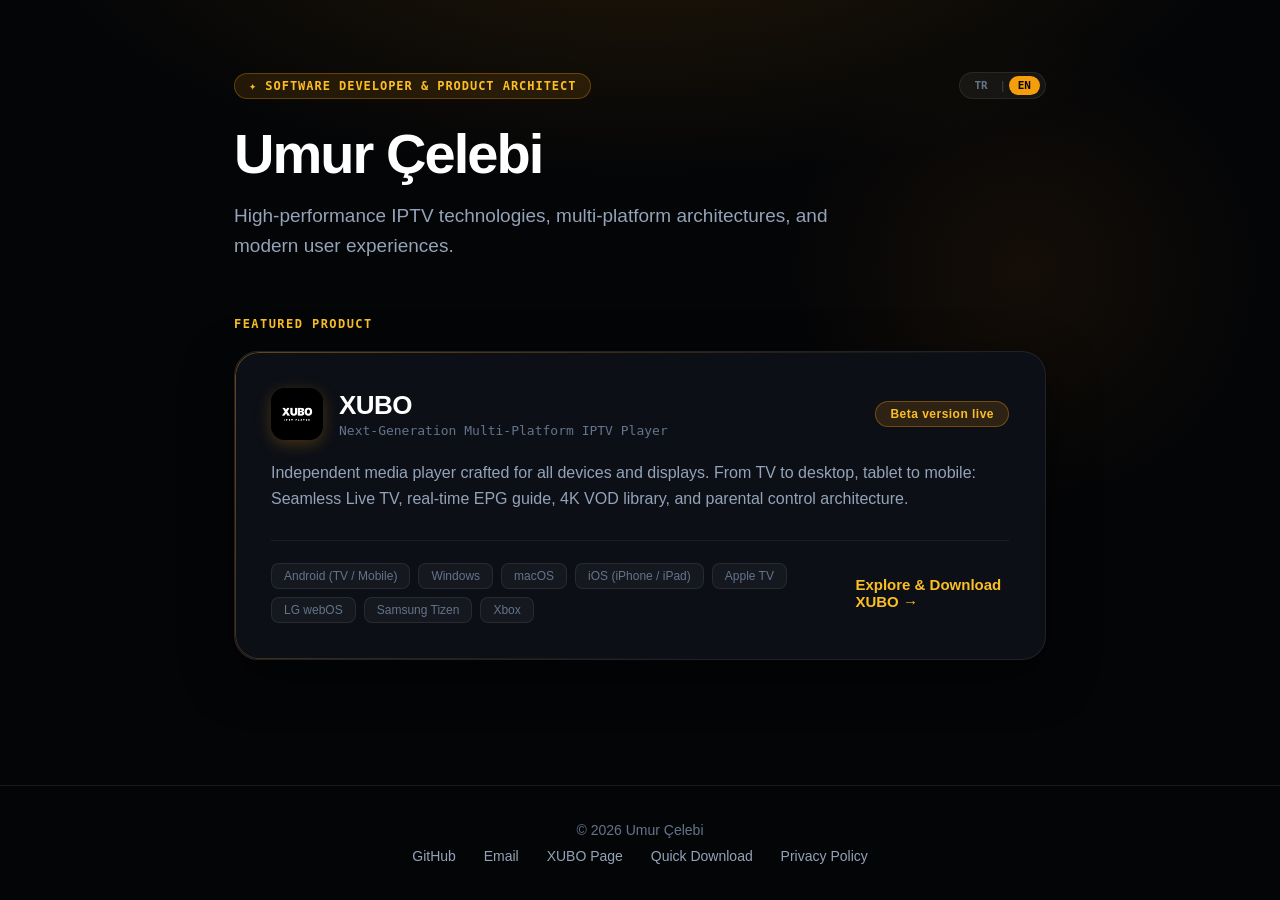
<file: index.html>
<!doctype html>
<html lang="tr">
<head>
  <meta charset="utf-8">
  <meta name="viewport" content="width=device-width, initial-scale=1">
  <title>Umur Çelebi — Yazılım & IPTV Teknolojileri</title>
  <meta name="description" content="Umur Çelebi — Bağımsız yazılım geliştirici. XUBO IPTV Player ve yeni nesil medya mimarileri.">
  <link rel="icon" href="favicon.png" type="image/png">
  <style>
    :root {
      --bg: #040507;
      --card: #0c0f16;
      --card-hover: #131824;
      --border: rgba(255, 255, 255, 0.08);
      --border-hover: rgba(245, 158, 11, 0.4);
      --amber: #f59e0b;
      --amber-bright: #fbbf24;
      --amber-glow: rgba(245, 158, 11, 0.22);
      --text: #ffffff;
      --text-muted: #94a3b8;
      --text-dim: #64748b;
      --font-sans: -apple-system, BlinkMacSystemFont, "Segoe UI", Roboto, "Inter", Helvetica, Arial, sans-serif;
      --font-mono: "JetBrains Mono", monospace;
      color-scheme: dark;
    }

    *, *::before, *::after {
      box-sizing: border-box;
    }

    body {
      margin: 0;
      padding: 0;
      min-height: 100vh;
      background-color: var(--bg);
      background-image: 
        radial-gradient(ellipse 80% 50% at 50% -10%, rgba(245, 158, 11, 0.12) 0%, transparent 60%),
        radial-gradient(circle 400px at 80% 30%, rgba(217, 119, 6, 0.08) 0%, transparent 60%);
      color: var(--text);
      font-family: var(--font-sans);
      display: flex;
      flex-direction: column;
      justify-content: space-between;
      -webkit-font-smoothing: antialiased;
    }

    .container {
      width: 100%;
      max-width: 860px;
      margin: 0 auto;
      padding: 72px 24px;
    }

    header {
      margin-bottom: 56px;
    }

    .header-top {
      display: flex;
      align-items: center;
      justify-content: space-between;
      gap: 16px;
      margin-bottom: 24px;
      flex-wrap: wrap;
    }

    .badge-dev {
      display: inline-flex;
      align-items: center;
      gap: 8px;
      font-size: 12px;
      font-family: var(--font-mono);
      font-weight: 700;
      letter-spacing: 0.08em;
      text-transform: uppercase;
      color: var(--amber-bright);
      background: rgba(245, 158, 11, 0.12);
      border: 1px solid rgba(245, 158, 11, 0.3);
      padding: 5px 14px;
      border-radius: 999px;
      margin-bottom: 0;
    }

    /* Language Switcher */
    .lang-switcher {
      display: inline-flex;
      align-items: center;
      background: rgba(255, 255, 255, 0.05);
      border: 1px solid var(--border);
      border-radius: 999px;
      padding: 3px 5px;
      gap: 3px;
      font-size: 11px;
      font-family: var(--font-mono);
      font-weight: 700;
      flex-shrink: 0;
    }

    .lang-btn {
      background: none;
      border: none;
      color: var(--text-dim);
      padding: 4px 9px;
      border-radius: 999px;
      cursor: pointer;
      transition: all 0.2s ease;
      font-family: inherit;
      font-size: inherit;
      font-weight: inherit;
      line-height: 1;
    }

    .lang-btn:hover {
      color: var(--text);
    }

    .lang-btn.is-active {
      background: var(--amber);
      color: #040507;
      font-weight: 800;
    }

    .lang-sep {
      color: rgba(255, 255, 255, 0.18);
      font-size: 10px;
    }

    h1 {
      font-size: clamp(36px, 5.5vw, 56px);
      font-weight: 850;
      letter-spacing: -0.035em;
      margin: 0 0 16px;
      line-height: 1.1;
    }

    .lead {
      font-size: 19px;
      color: var(--text-muted);
      margin: 0;
      line-height: 1.6;
      max-width: 60ch;
    }

    .section-title {
      font-size: 12px;
      font-family: var(--font-mono);
      font-weight: 700;
      letter-spacing: 0.12em;
      text-transform: uppercase;
      color: var(--amber-bright);
      margin: 0 0 20px;
    }

    /* Featured Project Card */
    .featured-card {
      display: block;
      background: var(--card);
      border: 1px solid var(--border);
      border-radius: 24px;
      padding: 36px;
      text-decoration: none;
      color: inherit;
      position: relative;
      overflow: hidden;
      transition: all 0.3s cubic-bezier(0.16, 1, 0.3, 1);
      box-shadow: 0 16px 48px rgba(0, 0, 0, 0.5);
    }

    .featured-card::before {
      content: '';
      position: absolute;
      inset: 0;
      border-radius: 24px;
      padding: 1px;
      background: linear-gradient(135deg, rgba(245, 158, 11, 0.4), transparent 70%);
      -webkit-mask: linear-gradient(#fff 0 0) content-box, linear-gradient(#fff 0 0);
      -webkit-mask-composite: xor;
      mask-composite: exclude;
      pointer-events: none;
    }

    .featured-card:hover {
      transform: translateY(-4px);
      border-color: var(--border-hover);
      box-shadow: 0 24px 60px -15px var(--amber-glow), 0 16px 40px rgba(0, 0, 0, 0.6);
    }

    .card-top {
      display: flex;
      align-items: center;
      justify-content: space-between;
      margin-bottom: 20px;
    }

    .card-brand {
      display: flex;
      align-items: center;
      gap: 16px;
    }

    .card-brand img {
      width: 52px;
      height: 52px;
      border-radius: 14px;
      box-shadow: 0 4px 16px rgba(245, 158, 11, 0.25);
    }

    .card-brand-text h2 {
      margin: 0;
      font-size: 26px;
      font-weight: 850;
      letter-spacing: -0.02em;
      color: var(--text);
    }

    .card-brand-text span {
      font-size: 13px;
      color: var(--text-dim);
      font-family: var(--font-mono);
    }

    .card-badge {
      display: inline-flex;
      align-items: center;
      gap: 6px;
      background: rgba(245, 158, 11, 0.14);
      color: var(--amber-bright);
      border: 1px solid rgba(245, 158, 11, 0.35);
      padding: 5px 14px;
      border-radius: 999px;
      font-size: 12px;
      font-weight: 700;
      letter-spacing: 0.04em;
    }

    .card-desc {
      font-size: 16px;
      color: var(--text-muted);
      line-height: 1.6;
      margin: 0 0 28px;
    }

    .card-footer {
      display: flex;
      flex-direction: column;
      gap: 16px;
      border-top: 1px solid rgba(255, 255, 255, 0.06);
      padding-top: 22px;
    }

    @media (min-width: 600px) {
      .card-footer {
        flex-direction: row;
        justify-content: space-between;
        align-items: center;
      }
    }

    .plat-tags {
      display: flex;
      flex-wrap: wrap;
      gap: 8px;
      font-size: 12px;
      color: var(--text-dim);
    }

    .plat-tags span {
      background: rgba(255, 255, 255, 0.04);
      border: 1px solid var(--border);
      padding: 5px 12px;
      border-radius: 8px;
      font-weight: 500;
    }

    .card-cta {
      display: inline-flex;
      align-items: center;
      gap: 8px;
      color: var(--amber-bright);
      font-weight: 750;
      font-size: 15px;
    }

    .featured-card:hover .card-cta {
      color: #fde68a;
    }

    footer {
      border-top: 1px solid var(--border);
      padding: 36px 24px;
      text-align: center;
      font-size: 14px;
      color: var(--text-dim);
    }

    footer a {
      color: var(--text-muted);
      text-decoration: none;
      margin: 0 12px;
      transition: color 0.2s ease;
    }

    footer a:hover {
      color: var(--amber-bright);
    }
  </style>
</head>
<body>

  <main class="container">
    <header>
      <div class="header-top">
        <div class="badge-dev" data-i18n="badge_dev">✦ Yazılım Geliştirici & Ürün Mimarı</div>
        <div class="lang-switcher" aria-label="Dil Seçimi">
          <button type="button" class="lang-btn is-active" data-lang="tr" aria-pressed="true">TR</button>
          <span class="lang-sep" aria-hidden="true">|</span>
          <button type="button" class="lang-btn" data-lang="en" aria-pressed="false">EN</button>
        </div>
      </div>
      <h1>Umur Çelebi</h1>
      <p class="lead" data-i18n="lead">Yüksek performanslı IPTV teknolojileri, çoklu platform mimarileri ve modern kullanıcı deneyimleri.</p>
    </header>

    <section>
      <p class="section-title" data-i18n="section_title">ÖNE ÇIKAN ÜRÜN</p>

      <a href="xubo/" class="featured-card">
        <div class="card-top">
          <div class="card-brand">
            <img src="xubo/assets/img/xubo-icon.png" alt="XUBO" width="52" height="52">
            <div class="card-brand-text">
              <h2>XUBO</h2>
              <span data-i18n="card_subtitle">Yeni Nesil Çoklu Platform IPTV Oynatıcı</span>
            </div>
          </div>
          <span class="card-badge" data-i18n="card_badge">Beta sürüm yayında</span>
        </div>

        <p class="card-desc" data-i18n="card_desc">
          Tüm cihazlar ve ekranlar için tasarlanmış bağımsız medya oynatıcısı. Televizyondan masaüstüne, tabletten telefona kesintisiz canlı TV, anlık EPG rehberi, 4K VOD kütüphanesi ve ebeveyn koruma mimarisi.
        </p>

        <div class="card-footer">
          <div class="plat-tags">
            <span data-i18n="plat_android">Android (TV / Mobil)</span>
            <span>Windows</span>
            <span>macOS</span>
            <span>iOS (iPhone / iPad)</span>
            <span>Apple TV</span>
            <span>LG webOS</span>
            <span>Samsung Tizen</span>
            <span>Xbox</span>
          </div>
          <span class="card-cta" data-i18n="card_cta">
            XUBO'yu Keşfet ve İndir →
          </span>
        </div>
      </a>
    </section>
  </main>

  <footer>
    <div class="container" style="padding: 0;">
      <span data-i18n="footer_copy">© 2026 Umur Çelebi</span>
      <div style="margin-top: 10px;">
        <a href="https://github.com/umurcelebi" target="_blank" rel="noopener">GitHub</a>
        <a href="mailto:umurcelebi@gmail.com" data-i18n="footer_email">E-posta</a>
        <a href="xubo/" data-i18n="footer_xubo">XUBO Sayfası</a>
        <a href="xubo/indir.html" data-i18n="footer_indir">Hızlı İndir</a>
        <a href="xubo/privacy.html" data-i18n="footer_privacy">Gizlilik Politikası</a>
      </div>
    </div>
  </footer>

  <script>
    const I18N = {
      tr: {
        page_title: 'Umur Çelebi — Yazılım & IPTV Teknolojileri',
        page_desc: 'Umur Çelebi — Bağımsız yazılım geliştirici. XUBO IPTV Player ve yeni nesil medya mimarileri.',
        badge_dev: '✦ Yazılım Geliştirici & Ürün Mimarı',
        lead: 'Yüksek performanslı IPTV teknolojileri, çoklu platform mimarileri ve modern kullanıcı deneyimleri.',
        section_title: 'ÖNE ÇIKAN ÜRÜN',
        card_subtitle: 'Yeni Nesil Çoklu Platform IPTV Oynatıcı',
        card_badge: 'Beta sürüm yayında',
        card_desc: 'Tüm cihazlar ve ekranlar için tasarlanmış bağımsız medya oynatıcısı. Televizyondan masaüstüne, tabletten telefona kesintisiz canlı TV, anlık EPG rehberi, 4K VOD kütüphanesi ve ebeveyn koruma mimarisi.',
        plat_android: 'Android (TV / Mobil)',
        card_cta: 'XUBO\'yu Keşfet ve İndir →',
        footer_copy: '© 2026 Umur Çelebi',
        footer_email: 'E-posta',
        footer_xubo: 'XUBO Sayfası',
        footer_indir: 'Hızlı İndir',
        footer_privacy: 'Gizlilik Politikası'
      },
      en: {
        page_title: 'Umur Çelebi — Software & IPTV Technologies',
        page_desc: 'Umur Çelebi — Independent software developer. XUBO IPTV Player and next-generation media architectures.',
        badge_dev: '✦ Software Developer & Product Architect',
        lead: 'High-performance IPTV technologies, multi-platform architectures, and modern user experiences.',
        section_title: 'FEATURED PRODUCT',
        card_subtitle: 'Next-Generation Multi-Platform IPTV Player',
        card_badge: 'Beta version live',
        card_desc: 'Independent media player crafted for all devices and displays. From TV to desktop, tablet to mobile: Seamless Live TV, real-time EPG guide, 4K VOD library, and parental control architecture.',
        plat_android: 'Android (TV / Mobile)',
        card_cta: 'Explore & Download XUBO →',
        footer_copy: '© 2026 Umur Çelebi',
        footer_email: 'Email',
        footer_xubo: 'XUBO Page',
        footer_indir: 'Quick Download',
        footer_privacy: 'Privacy Policy'
      }
    };

    (function () {
      const urlParams = new URLSearchParams(window.location.search);
      const paramLang = urlParams.get('lang');
      let currentLang = null;

      if (paramLang === 'en' || paramLang === 'tr') {
        currentLang = paramLang;
      } else {
        try {
          currentLang = localStorage.getItem('xubo_site_lang');
        } catch (e) {}
        if (!currentLang) {
          const browserLang = (navigator.language || navigator.userLanguage || '').toLowerCase();
          currentLang = browserLang.startsWith('tr') ? 'tr' : 'en';
        }
      }

      function updateOutboundLinks(lang) {
        document.querySelectorAll('a[href^="xubo"]').forEach(a => {
          try {
            const rawHref = a.getAttribute('href');
            const [path, query] = rawHref.split('?');
            const params = new URLSearchParams(query || '');
            params.set('lang', lang);
            a.setAttribute('href', path + '?' + params.toString());
          } catch (e) {}
        });
      }

      function setLanguage(lang) {
        if (!I18N[lang]) lang = 'tr';
        currentLang = lang;
        try {
          localStorage.setItem('xubo_site_lang', lang);
        } catch (e) {}
        document.documentElement.lang = lang;

        if (I18N[lang].page_title) document.title = I18N[lang].page_title;
        const metaDesc = document.querySelector('meta[name="description"]');
        if (metaDesc && I18N[lang].page_desc) metaDesc.setAttribute('content', I18N[lang].page_desc);

        document.querySelectorAll('[data-i18n]').forEach(el => {
          const key = el.getAttribute('data-i18n');
          if (I18N[lang][key]) {
            el.textContent = I18N[lang][key];
          }
        });

        document.querySelectorAll('.lang-btn').forEach(btn => {
          const isSelected = btn.getAttribute('data-lang') === lang;
          btn.classList.toggle('is-active', isSelected);
          btn.setAttribute('aria-pressed', isSelected ? 'true' : 'false');
        });

        updateOutboundLinks(lang);

        try {
          const currentUrl = new URL(window.location.href);
          if (currentUrl.searchParams.get('lang') !== lang) {
            currentUrl.searchParams.set('lang', lang);
            window.history.replaceState({}, '', currentUrl.pathname + '?' + currentUrl.searchParams.toString());
          }
        } catch (e) {}
      }

      document.addEventListener('DOMContentLoaded', () => {
        document.querySelectorAll('.lang-btn').forEach(btn => {
          btn.addEventListener('click', () => {
            const selected = btn.getAttribute('data-lang');
            if (selected) setLanguage(selected);
          });
        });

        setLanguage(currentLang);
      });
    })();
  </script>
</body>
</html>
</file>
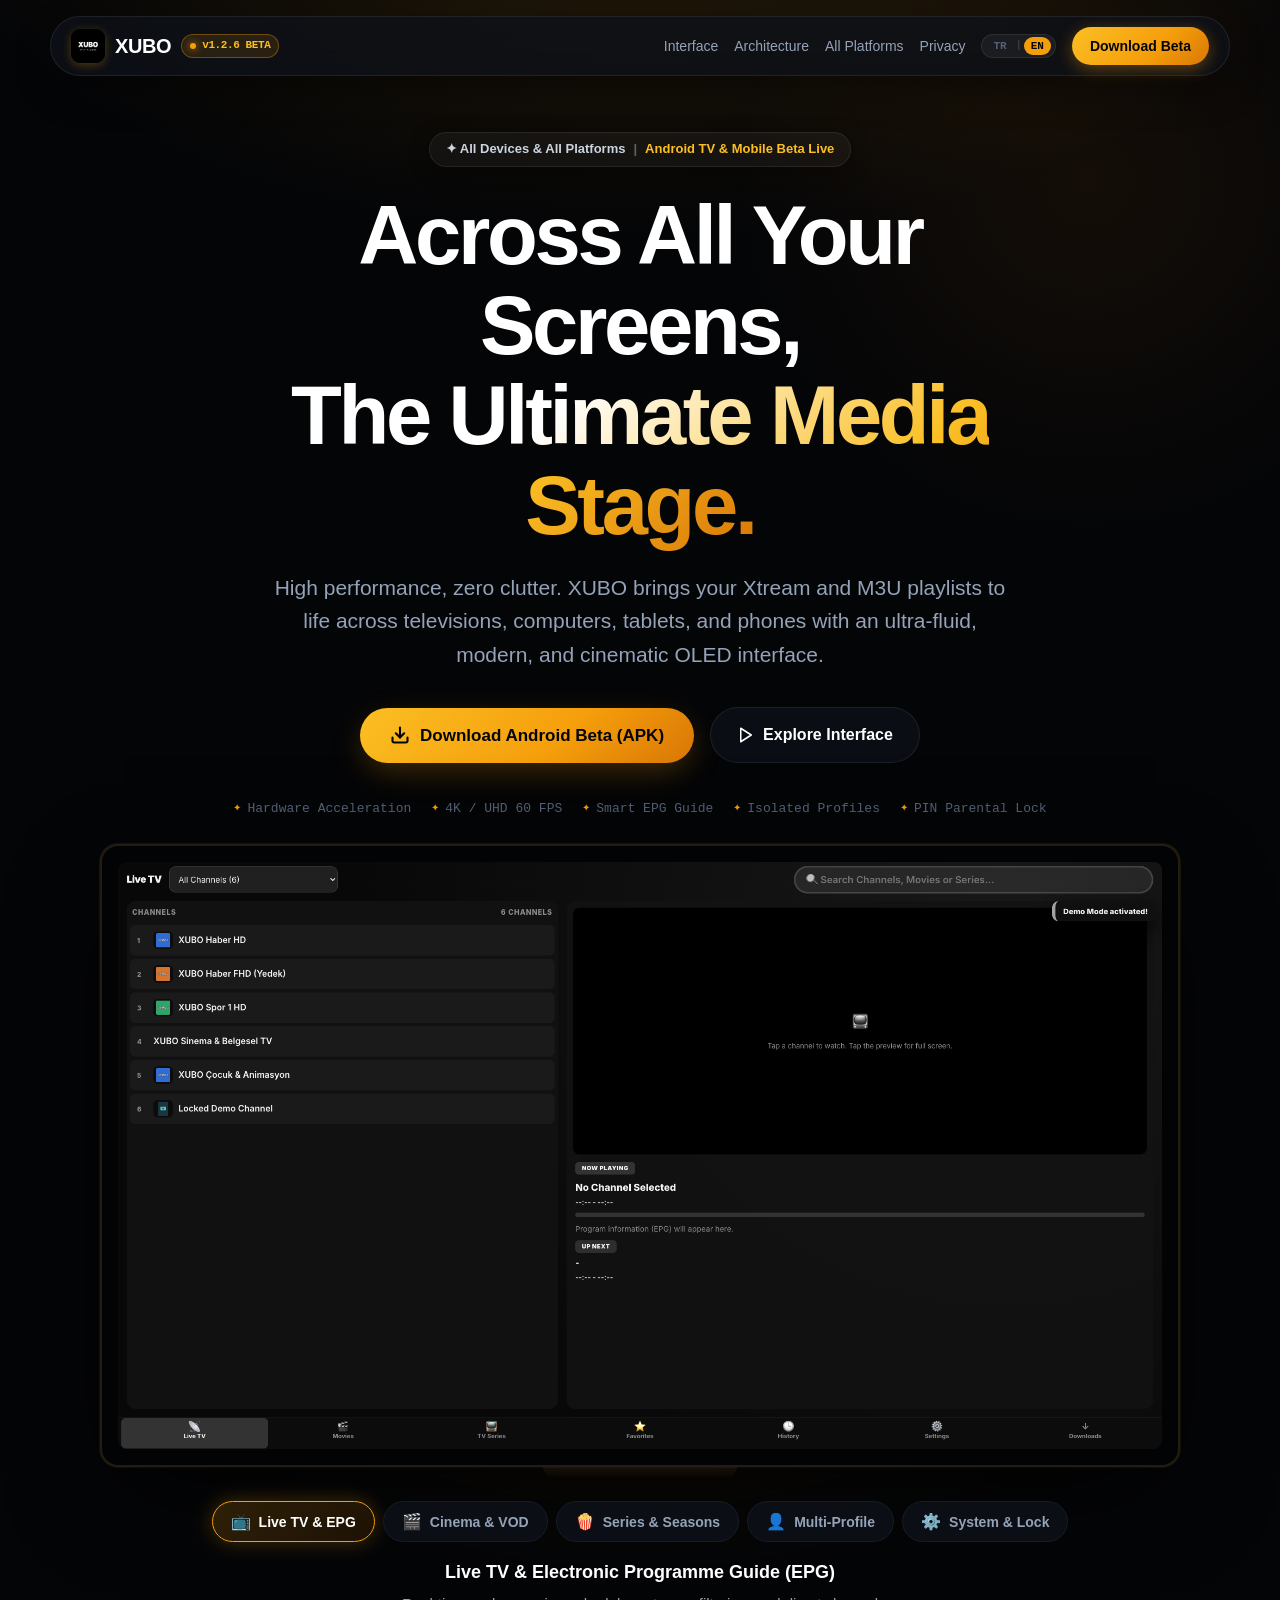
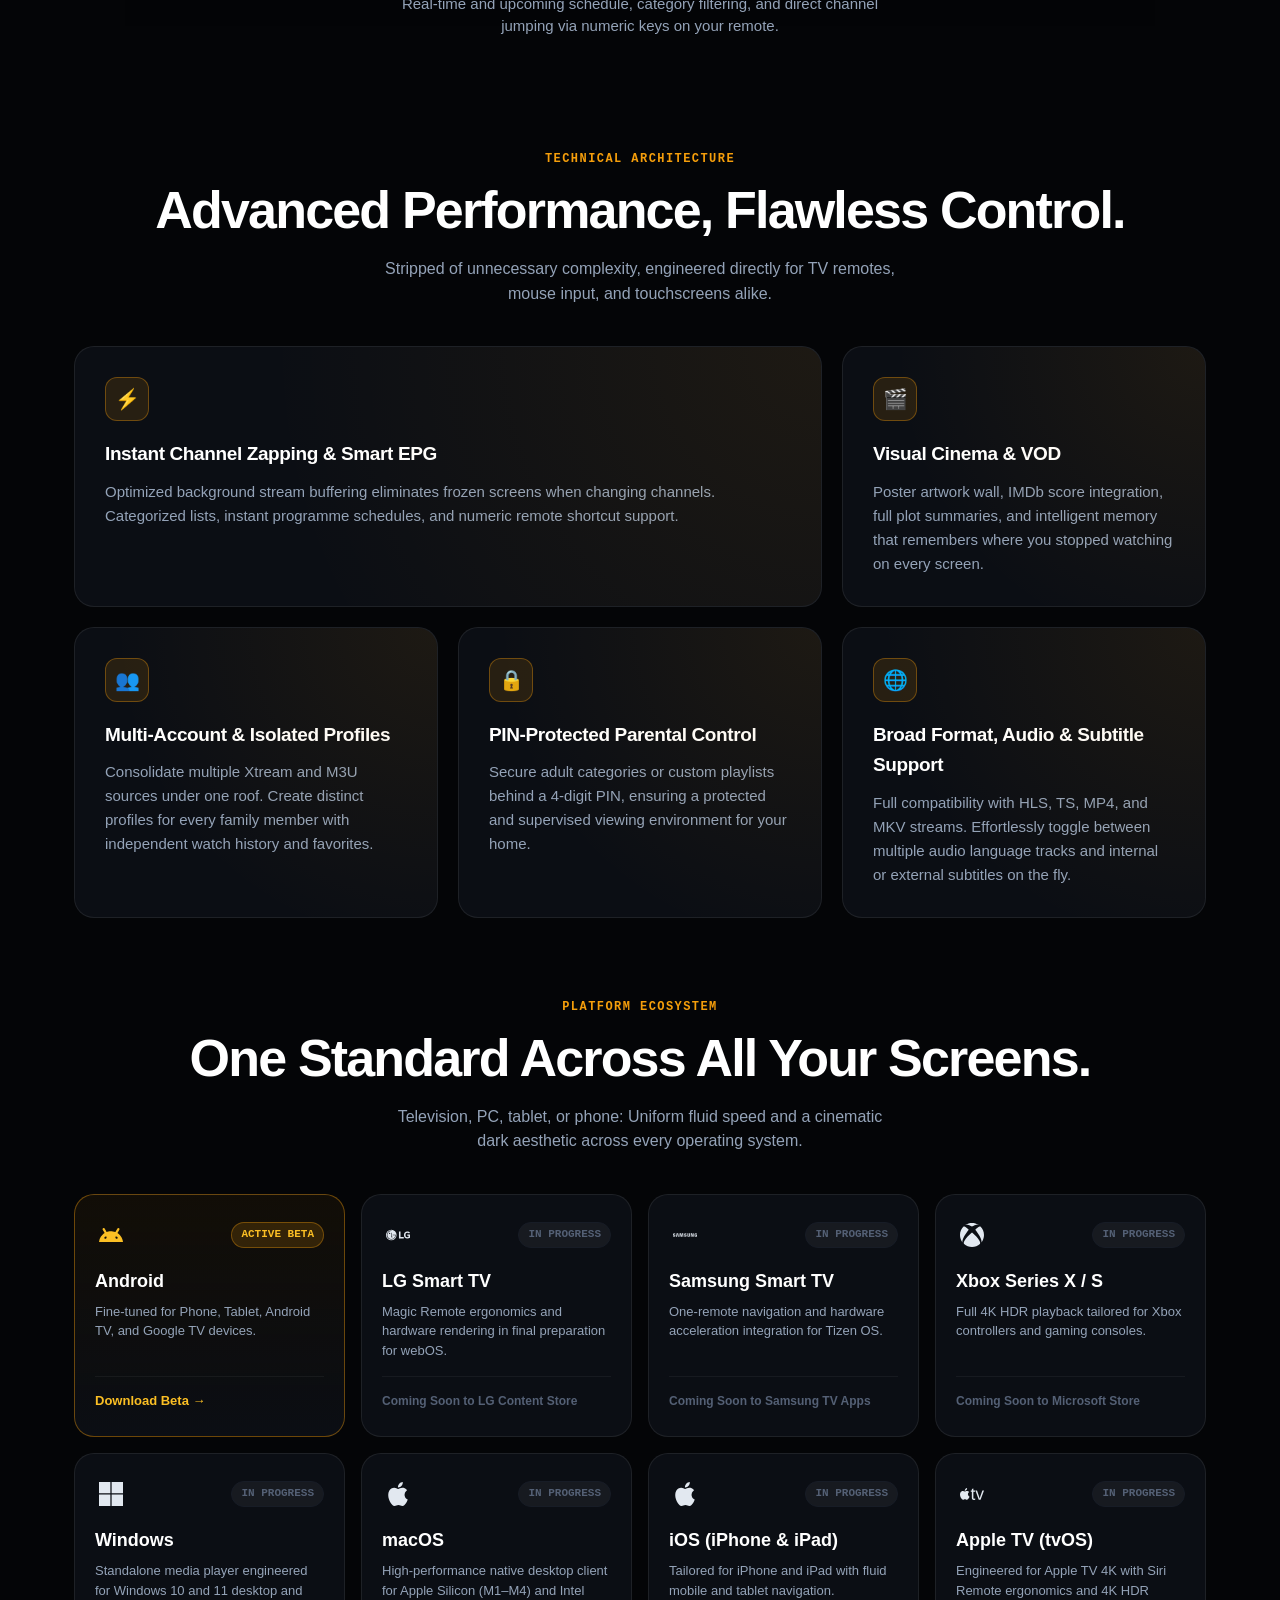
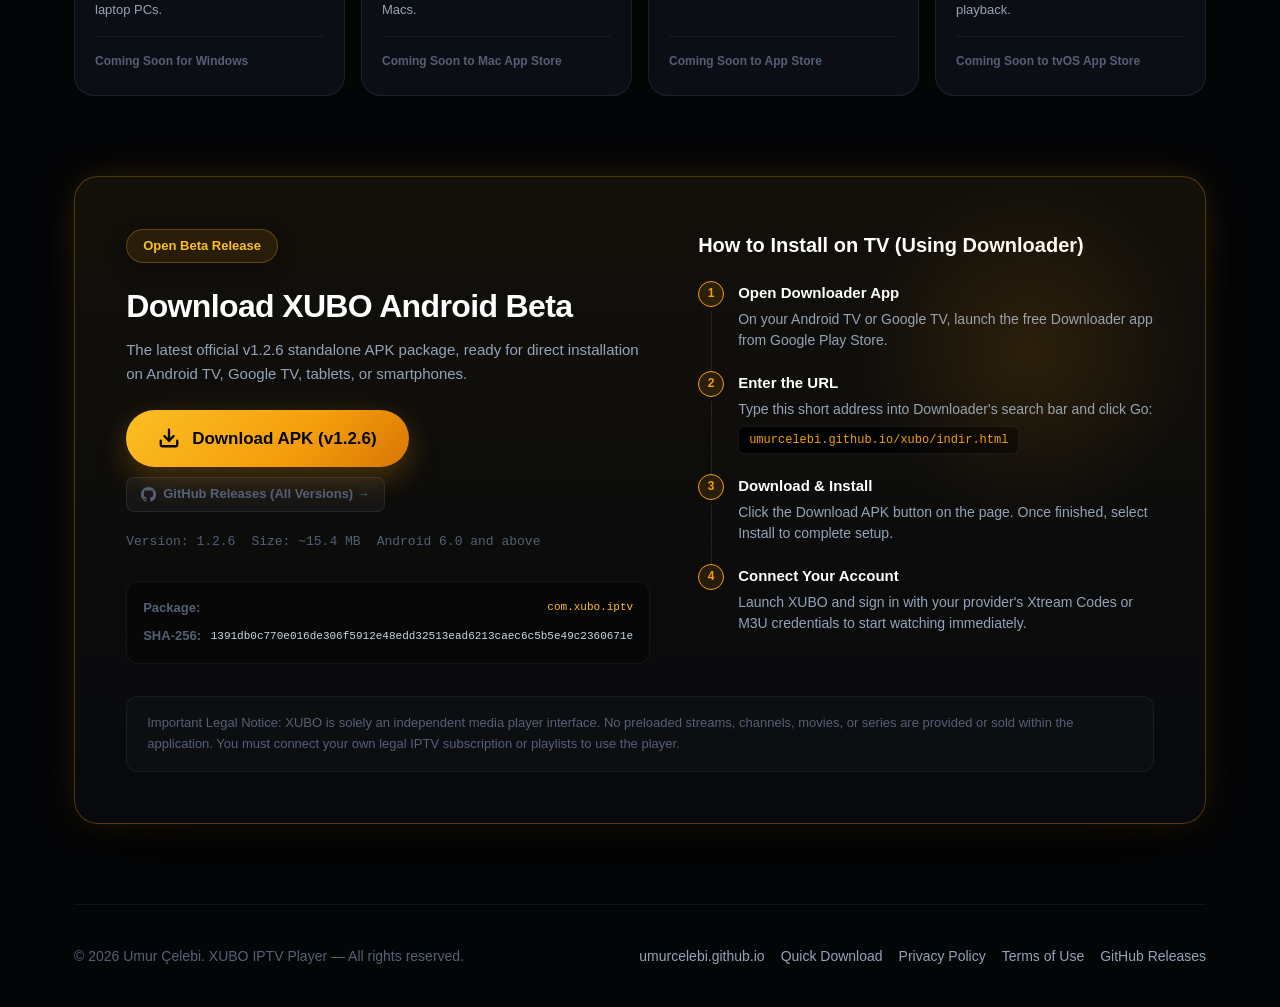
<file: xubo/index.html>
<!doctype html>
<html lang="tr">
<head>
  <meta charset="utf-8">
  <meta name="viewport" content="width=device-width, initial-scale=1">
  <script>
    (function() {
      var p = new URLSearchParams(window.location.search).get('lang');
      var l = p || localStorage.getItem('xubo_site_lang');
      if (!l) {
        var bl = (navigator.language || '').toLowerCase();
        l = bl.startsWith('tr') ? 'tr' : 'en';
      }
      if (l === 'en' || l === 'tr') {
        document.documentElement.lang = l;
      }
    })();
  </script>
  <title>XUBO — Tüm Ekranlarınız İçin Yeni Nesil IPTV Oynatıcı</title>
  <meta name="description" content="XUBO; televizyon, bilgisayar, tablet ve telefonda kendi IPTV aboneliğinizdeki canlı TV, film ve dizileri en yüksek performans ve sinematik koyu arayüzle oynatan bağımsız medya oynatıcısıdır.">
  <link rel="icon" href="favicon.png" type="image/png">
  <link rel="stylesheet" href="assets/css/xubo.css">
  <script src="assets/js/xubo.js" defer></script>
</head>
<body>

  <!-- Floating Capsule Navigation -->
  <div class="nav-wrapper">
    <header class="floating-nav">
      <a href="./" class="nav-brand" aria-label="XUBO">
        <img src="assets/img/xubo-icon.png" alt="XUBO Logo" width="34" height="34">
        <span>XUBO</span>
        <span class="pulse-indicator">
          <span class="pulse-dot" aria-hidden="true"></span>
          v1.2.6 BETA
        </span>
      </a>

      <nav class="nav-menu" aria-label="Menü">
        <a class="nav-opt" href="#ekranlar" data-i18n="nav_screens">Arayüz</a>
        <a class="nav-opt" href="#ozellikler" data-i18n="nav_architecture">Mimarisi</a>
        <a class="nav-opt" href="#ekosistem" data-i18n="nav_devices">Tüm Platformlar</a>
        <a class="nav-opt" href="privacy.html" data-i18n="nav_privacy">Gizlilik</a>

        <!-- Language Switcher -->
        <div class="lang-switcher" aria-label="Dil Seçimi">
          <button type="button" class="lang-btn is-active" data-lang="tr" aria-pressed="true">TR</button>
          <span class="lang-sep" aria-hidden="true">|</span>
          <button type="button" class="lang-btn" data-lang="en" aria-pressed="false">EN</button>
        </div>

        <a class="btn-nav-cta" href="#indir" data-i18n="nav_beta_cta">Beta İndir</a>
      </nav>
    </header>
  </div>

  <div class="wrap">
    <main id="icerik">
      <!-- 1. Theatrical Hero Stage -->
      <section class="hero-stage">
        <div class="hero-pill-badge">
          <span data-i18n="hero_badge">✦ Tüm Cihazlar & Tüm Platformlar</span>
          <span style="opacity: 0.4;">|</span>
          <span class="tag-highlight" data-i18n="hero_badge_sub">Android TV & Mobil Beta Yayında</span>
        </div>

        <h1>
          <span data-i18n="hero_h1_lead">Tüm Ekranlarınızda</span><br>
          <span class="gradient-text" data-i18n="hero_h1_grad">Kusursuz Medya Sahnesi.</span>
        </h1>

        <p class="hero-lead" data-i18n="hero_lead">
          Yüksek performans, sıfır karmaşa. XUBO; televizyondan bilgisayara, tabletten telefona tüm cihazlarınızda Xtream ve M3U oynatma listelerinizi ultra akıcı, modern ve sinematik bir OLED arayüzüyle buluşturan yeni nesil medya oynatıcısıdır.
        </p>

        <div class="hero-buttons">
          <a class="btn-glow-primary" href="#indir">
            <svg width="20" height="20" viewBox="0 0 24 24" fill="none" stroke="currentColor" stroke-width="2.5" stroke-linecap="round" stroke-linejoin="round" aria-hidden="true"><path d="M21 15v4a2 2 0 0 1-2 2H5a2 2 0 0 1-2-2v-4"></path><polyline points="7 10 12 15 17 10"></polyline><line x1="12" y1="15" x2="12" y2="3"></line></svg>
            <span data-i18n="hero_btn_dl">Android Beta Sürümünü İndir (APK)</span>
          </a>
          <a class="btn-glass-secondary" href="#ekranlar">
            <svg width="18" height="18" viewBox="0 0 24 24" fill="none" stroke="currentColor" stroke-width="2" stroke-linecap="round" stroke-linejoin="round" aria-hidden="true"><polygon points="5 3 19 12 5 21 5 3"></polygon></svg>
            <span data-i18n="hero_btn_explore">Arayüzü İncele</span>
          </a>
        </div>

        <div class="specs-ticker">
          <span data-i18n="spec_hw">Donanım Hızlandırma</span>
          <span data-i18n="spec_4k">4K / UHD 60 FPS</span>
          <span data-i18n="spec_epg">Akıllı EPG Rehberi</span>
          <span data-i18n="spec_multi">Çoklu Profil</span>
          <span data-i18n="spec_pin">PIN Ebeveyn Kilidi</span>
        </div>

        <!-- 2. Cinematic OLED Showcase -->
        <div class="showcase-stage" id="ekranlar">
          <div class="ambient-glow" aria-hidden="true"></div>

          <div class="oled-tv">
            <div class="tv-display">
              <img class="is-visible" data-screen="live" src="assets/img/screen-live.png" alt="XUBO Canlı TV ve EPG Program Rehberi" width="1920" height="1080">
              <img data-screen="vod" src="assets/img/screen-vod.png" alt="XUBO 4K VOD Sinema ve Film Kütüphanesi" width="1920" height="1080" loading="lazy">
              <img data-screen="series" src="assets/img/screen-series.png" alt="XUBO Dizi ve Sezon Takip Arayüzü" width="1920" height="1080" loading="lazy">
              <img data-screen="login" src="assets/img/screen-login.png" alt="XUBO Giriş ve Çoklu Profil Yönetimi" width="1920" height="1080" loading="lazy">
              <img data-screen="settings" src="assets/img/screen-settings.png" alt="XUBO Sistem Ayarları ve Ebeveyn Kilidi" width="1920" height="1080" loading="lazy">
            </div>
          </div>
          <div class="tv-pedestal" aria-hidden="true"></div>

          <!-- Dynamic Dock Switcher -->
          <div class="showcase-dock">
            <div class="dock-tabs" role="tablist" aria-label="Uygulama Ekranları">
              <button type="button" class="dock-btn is-active" role="tab" aria-selected="true" data-target="live">
                <span class="dock-icon">📺</span> <span data-i18n="tab_live">Canlı TV & EPG</span>
              </button>
              <button type="button" class="dock-btn" role="tab" aria-selected="false" data-target="vod">
                <span class="dock-icon">🎬</span> <span data-i18n="tab_vod">Sinema & VOD</span>
              </button>
              <button type="button" class="dock-btn" role="tab" aria-selected="false" data-target="series">
                <span class="dock-icon">🍿</span> <span data-i18n="tab_series">Dizi & Sezon</span>
              </button>
              <button type="button" class="dock-btn" role="tab" aria-selected="false" data-target="login">
                <span class="dock-icon">👤</span> <span data-i18n="tab_login">Çoklu Profil</span>
              </button>
              <button type="button" class="dock-btn" role="tab" aria-selected="false" data-target="settings">
                <span class="dock-icon">⚙️</span> <span data-i18n="tab_settings">Sistem & Kilit</span>
              </button>
            </div>

            <div class="dock-info" aria-live="polite">
              <h3 data-dock-title>Canlı TV ve Elektronik Program Rehberi (EPG)</h3>
              <p data-dock-desc>Anlık ve sıradaki yayın bilgisi, kategori bazlı filtreleme ve kumandadan doğrudan sayı ile kanal seçimi.</p>
            </div>
          </div>
        </div>
      </section>

      <!-- 3. Bento Grid Features Architecture -->
      <section id="ozellikler" aria-labelledby="h-ozellikler">
        <div class="section-header">
          <div class="section-eyebrow" data-i18n="bento_eyebrow">TEKNİK MİMARİ</div>
          <h2 class="section-heading" id="h-ozellikler" data-i18n="bento_h2">Gelişmiş Performans, Kusursuz Kontrol.</h2>
          <p class="section-desc" data-i18n="bento_desc">Gereksiz karmaşadan arındırılmış, televizyon kumandasından mobil dokunmatiğe kadar her cihaza özel ergonomi.</p>
        </div>

        <div class="bento-grid">
          <!-- Card 1: Wide 2 cols -->
          <div class="bento-card col-span-2">
            <div class="bento-icon-box" aria-hidden="true">⚡</div>
            <h3 data-i18n="bento_1_title">Anlık Kanal Değişimi ve Akıllı EPG</h3>
            <p data-i18n="bento_1_desc">Arka planda optimize edilen akış tamponlaması sayesinde kanal değiştirirken ekran donmaz. Kategorize edilmiş liste, anlık yayın akışı, program detayları ve sayı tuşlarıyla doğrudan kanal atlama desteği sunar.</p>
          </div>

          <!-- Card 2 -->
          <div class="bento-card">
            <div class="bento-icon-box" aria-hidden="true">🎬</div>
            <h3 data-i18n="bento_2_title">Görsel Sinema & VOD</h3>
            <p data-i18n="bento_2_desc">Film ve diziler için poster afiş duvarı, IMDb puanları, özet bilgileri ve kaldığınız saniyeyi her profilde bağımsız hatırlayan akıllı oynatıcı hafızası.</p>
          </div>

          <!-- Card 3 -->
          <div class="bento-card">
            <div class="bento-icon-box" aria-hidden="true">👥</div>
            <h3 data-i18n="bento_3_title">Çoklu Hesap ve Bağımsız Profiller</h3>
            <p data-i18n="bento_3_desc">Xtream ve M3U hesaplarınızı tek çatıda toplayın. Evdeki her aile üyesi için ayrı profil oluşturup favorileri ve geçmişi birbirinden ayırın.</p>
          </div>

          <!-- Card 4 -->
          <div class="bento-card">
            <div class="bento-icon-box" aria-hidden="true">🔒</div>
            <h3 data-i18n="bento_4_title">PIN Korumalı Ebeveyn Kilidi</h3>
            <p data-i18n="bento_4_desc">Yetişkin kategorileri ya da özel listeleri 4 haneli güvenli PIN şifresiyle kilitleyin; aileniz için her zaman güvenli ve denetimli bir izleme ortamı sağlayın.</p>
          </div>

          <!-- Card 5 -->
          <div class="bento-card">
            <div class="bento-icon-box" aria-hidden="true">🌐</div>
            <h3 data-i18n="bento_5_title">Geniş Format ve Ses/Altyazı Desteği</h3>
            <p data-i18n="bento_5_desc">HLS, TS, MP4 ve MKV kapsayıcıları ile tam uyum. Yayın anında çoklu ses dilleri ve harici altyazılar arasında tek dokunuşla geçiş yapabilme imkanı.</p>
          </div>
        </div>
      </section>

      <!-- 4. Ecosystem & Platform Matrix (8 Platforms) -->
      <section id="ekosistem" aria-labelledby="h-ekosistem">
        <div class="section-header">
          <div class="section-eyebrow" data-i18n="eco_eyebrow">PLATFORM EKOSİSTEMİ</div>
          <h2 class="section-heading" id="h-ekosistem" data-i18n="eco_h2">Tüm Ekranlarınızda Tek Standart.</h2>
          <p class="section-desc" data-i18n="eco_desc">Televizyon, bilgisayar, tablet ve telefon: Farklı işletim sistemlerinde aynı tutarlı hız ve sinematik koyu arayüz.</p>
        </div>

        <div class="ecosystem-grid">
          <!-- 1. Android (Active Beta) -->
          <div class="eco-card eco-active">
            <div>
              <div class="eco-head">
                <span class="eco-icon" aria-label="Android"><svg viewBox="0 0 24 24" fill="currentColor" aria-hidden="true"><path d="M18.4395 5.5586c-.675 1.1664-1.352 2.3318-2.0274 3.498-.0366-.0155-.0742-.0286-.1113-.043-1.8249-.6957-3.484-.8-4.42-.787-1.8551.0185-3.3544.4643-4.2597.8203-.084-.1494-1.7526-3.021-2.0215-3.4864a1.1451 1.1451 0 0 0-.1406-.1914c-.3312-.364-.9054-.4859-1.379-.203-.475.282-.7136.9361-.3886 1.5019 1.9466 3.3696-.0966-.2158 1.9473 3.3593.0172.031-.4946.2642-1.3926 1.0177C2.8987 12.176.452 14.772 0 18.9902h24c-.119-1.1108-.3686-2.099-.7461-3.0683-.7438-1.9118-1.8435-3.2928-2.7402-4.1836a12.1048 12.1048 0 0 0-2.1309-1.6875c.6594-1.122 1.312-2.2559 1.9649-3.3848.2077-.3615.1886-.7956-.0079-1.1191a1.1001 1.1001 0 0 0-.8515-.5332c-.5225-.0536-.9392.3128-1.0488.5449zm-.0391 8.461c.3944.5926.324 1.3306-.1563 1.6503-.4799.3197-1.188.0985-1.582-.4941-.3944-.5927-.324-1.3307.1563-1.6504.4727-.315 1.1812-.1086 1.582.4941zM7.207 13.5273c.4803.3197.5506 1.0577.1563 1.6504-.394.5926-1.1038.8138-1.584.4941-.48-.3197-.5503-1.0577-.1563-1.6504.4008-.6021 1.1087-.8106 1.584-.4941z"/></svg></span>
                <span class="eco-pill pill-live" data-i18n="eco_android_badge">Aktif Beta</span>
              </div>
              <h3 data-i18n="eco_android_title">Android</h3>
              <p class="eco-desc" data-i18n="eco_android_desc">Telefon, Tablet, Android TV ve Google TV cihazları için optimize edildi.</p>
            </div>
            <div class="eco-footer">
              <a href="#indir" data-i18n="eco_android_cta">
                Beta Sürümünü İndir →
              </a>
            </div>
          </div>

          <!-- 2. LG webOS -->
          <div class="eco-card">
            <div>
              <div class="eco-head">
                <span class="eco-icon" aria-label="LG Smart TV"><svg viewBox="0 0 24 24" fill="currentColor" aria-hidden="true"><path d="M14.522 14.078h3.27v1.33h-4.847v-6.83h1.577v5.5zm6.74-1.274h1.284v1.195c-.236.09-.698.18-1.137.18-1.42 0-1.893-.721-1.893-2.186 0-1.398.45-2.221 1.869-2.221.791 0 1.24.248 1.612.722l.982-.903c-.6-.855-1.646-1.114-2.629-1.114-2.208 0-3.368 1.205-3.368 3.504 0 2.288 1.047 3.528 3.358 3.528 1.06 0 2.096-.27 2.66-.665V11.53h-2.739v1.274zM5.291 6.709a5.29 5.29 0 1 1 0 10.582 5.291 5.291 0 1 1 0-10.582m3.16 8.457a4.445 4.445 0 0 0 1.31-3.161v-.242l-.22.001H6.596v.494h2.662l-.001.015a3.985 3.985 0 0 1-3.965 3.708 3.95 3.95 0 0 1-2.811-1.165 3.952 3.952 0 0 1-1.164-2.811c0-1.061.414-2.059 1.164-2.81a3.951 3.951 0 0 1 2.81-1.164l.252.003v-.495l-.251-.003a4.475 4.475 0 0 0-4.47 4.469c0 1.194.465 2.316 1.309 3.161a4.444 4.444 0 0 0 3.16 1.31 4.444 4.444 0 0 0 3.162-1.31m-2.91-1.297V9.644H5.04v4.72h1.556v-.495H5.543zm-1.265-3.552a.676.676 0 1 0-.675.674.676.676 0 0 0 .675-.674"/></svg></span>
                <span class="eco-pill pill-soon" data-i18n="eco_lg_badge">Hazırlanıyor</span>
              </div>
              <h3 data-i18n="eco_lg_title">LG Smart TV</h3>
              <p class="eco-desc" data-i18n="eco_lg_desc">webOS platformu için Magic Remote kumanda optimizasyonları tamamlanıyor.</p>
            </div>
            <div class="eco-footer">
              <span class="soon-label" data-i18n="eco_lg_status">Yakında LG Content Store'da</span>
            </div>
          </div>

          <!-- 3. Samsung Tizen OS -->
          <div class="eco-card">
            <div>
              <div class="eco-head">
                <span class="eco-icon" aria-label="Samsung Smart TV"><svg viewBox="0 0 24 24" fill="currentColor" aria-hidden="true"><path d="M19.8166 10.2808l.0459 2.6934h-.023l-.7793-2.6934h-1.2837v3.3925h.8481l-.0458-2.785h.023l.8366 2.785h1.2264v-3.3925zm-16.149 0l-.6418 3.427h.9284l.4699-3.1175h.0229l.4585 3.1174h.9169l-.6304-3.4269zm5.1805 0l-.424 2.6132h-.023l-.424-2.6132H6.5788l-.0688 3.427h.8596l.023-3.0832h.0114l.573 3.0831h.8711l.5731-3.083h.023l.0228 3.083h.8596l-.0802-3.4269zm-7.2664 2.4527c.0343.0802.0229.1949.0114.2522-.0229.1146-.1031.2292-.3324.2292-.2177 0-.3438-.126-.3438-.3095v-.3323H0v.2636c0 .7679.6074.9971 1.2493.9971.6189 0 1.1346-.2178 1.2149-.7794.0458-.298.0114-.4928 0-.5616-.1605-.722-1.467-.9283-1.5588-1.3295-.0114-.0688-.0114-.1375 0-.1834.023-.1146.1032-.2292.3095-.2292.2063 0 .321.126.321.3095v.2063h.8595v-.2407c0-.745-.6762-.8596-1.1576-.8596-.6074 0-1.1117.2063-1.2034.7564-.023.149-.0344.2866.0114.4585.1376.7106 1.364.9169 1.5358 1.3524m11.152 0c.0343.0803.0228.1834.0114.2522-.023.1146-.1032.2292-.3324.2292-.2178 0-.3438-.126-.3438-.3095v-.3323h-.917v.2636c0 .7564.596.9857 1.2379.9857.6189 0 1.1232-.2063 1.2034-.7794.0459-.298.0115-.4814 0-.5616-.1375-.7106-1.4327-.9284-1.5243-1.318-.0115-.0688-.0115-.1376 0-.1835.0229-.1146.1031-.2292.3094-.2292.1948 0 .321.126.321.3095v.2063h.848v-.2407c0-.745-.6647-.8596-1.146-.8596-.6075 0-1.1004.1948-1.192.7564-.023.149-.023.2866.0114.4585.1376.7106 1.341.9054 1.513 1.3524m2.8882.4585c.2407 0 .3094-.1605.3323-.2522.0115-.0343.0115-.0917.0115-.126v-2.533h.871v2.4642c0 .0688 0 .1948-.0114.2292-.0573.6419-.5616.8482-1.192.8482-.6303 0-1.1346-.2063-1.192-.8482 0-.0344-.0114-.1604-.0114-.2292v-2.4642h.871v2.533c0 .0458 0 .0916.0115.126 0 .0917.0688.2522.3095.2522m7.1518-.0344c.2522 0 .3324-.1605.3553-.2522.0115-.0343.0115-.0917.0115-.126v-.4929h-.3553v-.5043H24v.917c0 .0687 0 .1145-.0115.2292-.0573.6303-.596.8481-1.2034.8481-.6075 0-1.1461-.2178-1.2034-.8481-.0115-.1147-.0115-.1605-.0115-.2293v-1.444c0-.0574.0115-.172.0115-.2293.0802-.6419.596-.8482 1.2034-.8482s1.1347.2063 1.2034.8482c.0115.1031.0115.2292.0115.2292v.1146h-.8596v-.1948s0-.0803-.0115-.1261c-.0114-.0802-.0802-.2521-.3438-.2521-.2521 0-.321.1604-.3438.2521-.0115.0458-.0115.1032-.0115.1605v1.5702c0 .0458 0 .0916.0115.126 0 .0917.0917.2522.3323.2522"/></svg></span>
                <span class="eco-pill pill-soon" data-i18n="eco_samsung_badge">Hazırlanıyor</span>
              </div>
              <h3 data-i18n="eco_samsung_title">Samsung Smart TV</h3>
              <p class="eco-desc" data-i18n="eco_samsung_desc">Tizen OS için tek kumanda ergonomisi ve donanım hızlandırma entegrasyonu.</p>
            </div>
            <div class="eco-footer">
              <span class="soon-label" data-i18n="eco_samsung_status">Yakında Samsung Smart TV Mağazası'nda</span>
            </div>
          </div>

          <!-- 4. Xbox Series X / S -->
          <div class="eco-card">
            <div>
              <div class="eco-head">
                <span class="eco-icon" aria-label="Xbox"><svg viewBox="0 0 24 24" fill="currentColor" aria-hidden="true"><path d="M4.102 21.033C6.211 22.881 8.977 24 12 24c3.026 0 5.789-1.119 7.902-2.967 1.877-1.912-4.316-8.709-7.902-11.417-3.582 2.708-9.779 9.505-7.898 11.417zm11.16-14.406c2.5 2.961 7.484 10.313 6.076 12.912C23.002 17.48 24 14.861 24 12.004c0-3.34-1.365-6.362-3.57-8.536 0 0-.027-.022-.082-.042-.063-.022-.152-.045-.281-.045-.592 0-1.985.434-4.805 3.246zM3.654 3.426c-.057.02-.082.041-.086.042C1.365 5.642 0 8.664 0 12.004c0 2.854.998 5.473 2.661 7.533-1.401-2.605 3.579-9.951 6.08-12.91-2.82-2.813-4.216-3.245-4.806-3.245-.131 0-.223.021-.281.046v-.002zM12 3.551S9.055 1.828 6.755 1.746c-.903-.033-1.454.295-1.521.339C7.379.646 9.659 0 11.984 0H12c2.334 0 4.605.646 6.766 2.085-.068-.046-.615-.372-1.52-.339C14.946 1.828 12 3.545 12 3.545v.006z"/></svg></span>
                <span class="eco-pill pill-soon" data-i18n="eco_xbox_badge">Hazırlanıyor</span>
              </div>
              <h3 data-i18n="eco_xbox_title">Xbox Series X / S</h3>
              <p class="eco-desc" data-i18n="eco_xbox_desc">Xbox oyun kumandası ile tam uyumlu 4K HDR oynatma deneyimi.</p>
            </div>
            <div class="eco-footer">
              <span class="soon-label" data-i18n="eco_xbox_status">Yakında Microsoft Store'da</span>
            </div>
          </div>

          <!-- 5. Windows -->
          <div class="eco-card">
            <div>
              <div class="eco-head">
                <span class="eco-icon" aria-label="Windows"><svg viewBox="0 0 24 24" fill="currentColor" aria-hidden="true"><path d="M0 0h11.377v11.372H0zm12.623 0H24v11.372H12.623zM0 12.623h11.377V24H0zm12.623 0H24V24H12.623z"/></svg></span>
                <span class="eco-pill pill-soon" data-i18n="eco_windows_badge">Hazırlanıyor</span>
              </div>
              <h3 data-i18n="eco_windows_title">Windows</h3>
              <p class="eco-desc" data-i18n="eco_windows_desc">Windows 10 ve 11 masaüstü ve dizüstü bilgisayarlar için bağımsız oynatıcı uygulaması.</p>
            </div>
            <div class="eco-footer">
              <span class="soon-label" data-i18n="eco_windows_status">Yakında Windows İçin Yayında</span>
            </div>
          </div>

          <!-- 6. macOS -->
          <div class="eco-card">
            <div>
              <div class="eco-head">
                <span class="eco-icon" aria-label="Apple macOS"><svg viewBox="0 0 24 24" fill="currentColor" aria-hidden="true"><path d="M12.152 6.896c-.948 0-2.415-1.078-3.96-1.04-2.04.027-3.91 1.183-4.961 3.014-2.117 3.675-.546 9.103 1.519 12.09 1.013 1.454 2.208 3.09 3.792 3.039 1.52-.065 2.09-.987 3.935-.987 1.831 0 2.35.987 3.96.948 1.637-.026 2.676-1.48 3.676-2.948 1.156-1.688 1.636-3.325 1.662-3.415-.039-.013-3.182-1.221-3.22-4.857-.026-3.04 2.48-4.494 2.597-4.559-1.429-2.09-3.623-2.324-4.39-2.376-2-.156-3.675 1.09-4.61 1.09zM15.53 3.83c.843-1.012 1.4-2.427 1.245-3.83-1.207.052-2.662.805-3.532 1.818-.78.896-1.454 2.338-1.273 3.714 1.338.104 2.715-.688 3.559-1.701"/></svg></span>
                <span class="eco-pill pill-soon" data-i18n="eco_macos_badge">Hazırlanıyor</span>
              </div>
              <h3 data-i18n="eco_macos_title">macOS</h3>
              <p class="eco-desc" data-i18n="eco_macos_desc">Apple Silicon (M1/M2/M3/M4) ve Intel Mac cihazları için yüksek performanslı masaüstü arayüzü.</p>
            </div>
            <div class="eco-footer">
              <span class="soon-label" data-i18n="eco_macos_status">Yakında Mac App Store'da</span>
            </div>
          </div>

          <!-- 7. iOS (iPhone & iPad) -->
          <div class="eco-card">
            <div>
              <div class="eco-head">
                <span class="eco-icon" aria-label="Apple iOS"><svg viewBox="0 0 24 24" fill="currentColor" aria-hidden="true"><path d="M12.152 6.896c-.948 0-2.415-1.078-3.96-1.04-2.04.027-3.91 1.183-4.961 3.014-2.117 3.675-.546 9.103 1.519 12.09 1.013 1.454 2.208 3.09 3.792 3.039 1.52-.065 2.09-.987 3.935-.987 1.831 0 2.35.987 3.96.948 1.637-.026 2.676-1.48 3.676-2.948 1.156-1.688 1.636-3.325 1.662-3.415-.039-.013-3.182-1.221-3.22-4.857-.026-3.04 2.48-4.494 2.597-4.559-1.429-2.09-3.623-2.324-4.39-2.376-2-.156-3.675 1.09-4.61 1.09zM15.53 3.83c.843-1.012 1.4-2.427 1.245-3.83-1.207.052-2.662.805-3.532 1.818-.78.896-1.454 2.338-1.273 3.714 1.338.104 2.715-.688 3.559-1.701"/></svg></span>
                <span class="eco-pill pill-soon" data-i18n="eco_ios_badge">Hazırlanıyor</span>
              </div>
              <h3 data-i18n="eco_ios_title">iOS (iPhone & iPad)</h3>
              <p class="eco-desc" data-i18n="eco_ios_desc">iPhone ve iPad ekranları için optimize edilmiş, akıcı mobil ve tablet deneyimi.</p>
            </div>
            <div class="eco-footer">
              <span class="soon-label" data-i18n="eco_ios_status">Yakında App Store'da</span>
            </div>
          </div>

          <!-- 8. Apple TV (tvOS) -->
          <div class="eco-card">
            <div>
              <div class="eco-head">
                <span class="eco-icon" aria-label="Apple TV"><svg viewBox="0 0 24 24" fill="currentColor" aria-hidden="true"><path d="M20.57 17.735h-1.815l-3.34-9.203h1.633l2.02 5.987c.075.231.273.9.586 2.012l.297-.997.33-1.006 2.094-6.004H24zm-5.344-.066a5.76 5.76 0 0 1-1.55.207c-1.23 0-1.84-.693-1.84-2.087V9.646h-1.063V8.532h1.121V7.081l1.476-.602v2.062h1.707v1.113H13.38v5.805c0 .446.074.75.214.932.14.182.396.264.75.264.207 0 .495-.041.883-.115zm-7.29-5.343c.017 1.764 1.55 2.358 1.567 2.366-.017.042-.248.842-.808 1.658-.487.71-.99 1.418-1.79 1.435-.783.016-1.03-.462-1.93-.462-.89 0-1.17.445-1.913.478-.758.025-1.344-.775-1.838-1.484-.998-1.451-1.765-4.098-.734-5.88.51-.89 1.426-1.451 2.416-1.46.75-.016 1.468.512 1.93.512.461 0 1.327-.627 2.234-.536.38.016 1.452.157 2.136 1.154-.058.033-1.278.743-1.27 2.219M6.468 7.988c.404-.495.685-1.18.61-1.864-.585.025-1.294.388-1.723.883-.38.437-.71 1.138-.619 1.806.652.05 1.328-.338 1.732-.825Z"/></svg></span>
                <span class="eco-pill pill-soon" data-i18n="eco_appletv_badge">Hazırlanıyor</span>
              </div>
              <h3 data-i18n="eco_appletv_title">Apple TV (tvOS)</h3>
              <p class="eco-desc" data-i18n="eco_appletv_desc">tvOS ve Apple TV 4K için Siri Remote kumanda uyumu ve 4K HDR yayın deneyimi.</p>
            </div>
            <div class="eco-footer">
              <span class="soon-label" data-i18n="eco_appletv_status">Yakında tvOS App Store'da</span>
            </div>
          </div>
        </div>
      </section>

      <!-- 5. Monolith Download Hub -->
      <section id="indir" aria-labelledby="h-indir">
        <div class="download-hub">
          <div class="hub-layout">
            <!-- Left: Download Hero & Verification -->
            <div class="hub-hero">
              <div class="hero-pill-badge" style="background: rgba(245, 158, 11, 0.1); border-color: rgba(245, 158, 11, 0.3); color: var(--amber-bright);" data-i18n="hub_badge">
                Açık Beta Dağıtımı
              </div>
              <h3 id="h-indir" data-i18n="hub_h3">XUBO Android Beta'yı İndirin</h3>
              <p data-i18n="hub_lead">
                Android TV, Google TV, tablet veya akıllı telefonunuza doğrudan kurabileceğiniz en güncel v1.2.6 resmi APK paketidir.
              </p>

              <a class="btn-download-hero" href="downloads/xubo-iptv.apk" download="xubo-iptv.apk">
                <svg width="22" height="22" viewBox="0 0 24 24" fill="none" stroke="currentColor" stroke-width="2.5" stroke-linecap="round" stroke-linejoin="round" aria-hidden="true"><path d="M21 15v4a2 2 0 0 1-2 2H5a2 2 0 0 1-2-2v-4"></path><polyline points="7 10 12 15 17 10"></polyline><line x1="12" y1="15" x2="12" y2="3"></line></svg>
                <span data-i18n="hub_btn">APK'yı İndir (v1.2.6)</span>
              </a>

              <div style="margin-top: 10px;">
                <a href="https://github.com/umurcelebi/xubo/releases" target="_blank" rel="noopener" style="display: inline-flex; align-items: center; gap: 7px; color: var(--text-dim); font-size: 13px; font-weight: 600; text-decoration: none; padding: 6px 14px; border-radius: 8px; background: rgba(255, 255, 255, 0.04); border: 1px solid rgba(255, 255, 255, 0.08); transition: all 0.2s ease;">
                  <svg width="15" height="15" viewBox="0 0 24 24" fill="currentColor" aria-hidden="true"><path d="M12 0C5.37 0 0 5.37 0 12c0 5.31 3.435 9.795 8.205 11.385.6.105.825-.255.825-.57 0-.285-.015-1.23-.015-2.235-3.015.555-3.795-.735-4.035-1.41-.135-.345-.72-1.41-1.23-1.695-.42-.225-1.02-.78-.015-.795.945-.015 1.62.87 1.845 1.23 1.08 1.815 2.805 1.305 3.495.99.105-.78.42-1.305.765-1.605-2.67-.3-5.46-1.335-5.46-5.925 0-1.305.465-2.385 1.23-3.225-.12-.3-.54-1.53.12-3.18 0 0 1.005-.315 3.3 1.23.96-.27 1.98-.405 3-.405s2.04.135 3 .405c2.295-1.56 3.3-1.23 3.3-1.23.66 1.65.24 2.88.12 3.18.765.84 1.23 1.905 1.23 3.225 0 4.605-2.805 5.625-5.475 5.925.435.375.81 1.095.81 2.22 0 1.605-.015 2.895-.015 3.3 0 .315.225.69.825.57A12.02 12.02 0 0024 12c0-6.63-5.37-12-12-12z"/></svg>
                  <span data-i18n="hub_github_releases">GitHub Releases (Tüm Sürümler) →</span>
                </a>
              </div>

              <div class="apk-specs">
                <span data-i18n="hub_spec_ver">Sürüm: 1.2.6</span>
                <span data-i18n="hub_spec_size">Boyut: ~15.4 MB</span>
                <span data-i18n="hub_spec_req">Android 6.0 ve üzeri</span>
              </div>

              <!-- Cryptographic Hash Verification -->
              <div class="security-card">
                <div class="hash-row">
                  <span style="color: var(--text-dim); font-weight: 600;" data-i18n="hub_pkg">Paket:</span>
                  <code style="color: var(--amber-bright);">com.xubo.iptv</code>
                </div>
                <div class="hash-row" style="margin-top: 8px;">
                  <span style="color: var(--text-dim); font-weight: 600;" data-i18n="hub_hash">SHA-256:</span>
                  <code>1391db0c770e016de306f5912e48edd32513ead6213caec6c5b5e49c2360671e</code>
                </div>
              </div>
            </div>

            <!-- Right: Fast TV Installation Timeline -->
            <div>
              <h4 style="font-size: 20px; font-weight: 750; color: var(--text-primary); margin: 0 0 20px;" data-i18n="hub_guide_title">
                Televizyona Kurulum (Downloader ile)
              </h4>

              <ol class="timeline-guide">
                <li>
                  <h4 data-i18n="hub_step_1_title">Downloader Uygulamasını Açın</h4>
                  <p data-i18n="hub_step_1_desc">Android TV veya Google TV cihazınızda Google Play Store'dan ücretsiz Downloader uygulamasını açın.</p>
                </li>
                <li>
                  <h4 data-i18n="hub_step_2_title">Adresi Yazın</h4>
                  <p><span data-i18n="hub_step_2_desc">Downloader arama çubuğuna şu kısa adresi girip kumandadan Go butonuna basın:</span><br>
                    <span class="fast-url">umurcelebi.github.io/xubo/indir.html</span>
                  </p>
                </li>
                <li>
                  <h4 data-i18n="hub_step_3_title">İndirin ve Yükleyin</h4>
                  <p data-i18n="hub_step_3_desc">Açılan sayfada APK'yı İndir seçeneğine tıklayın. İndirme bittiğinde Yükle (Install) butonuna basarak kurulumu tamamlayın.</p>
                </li>
                <li>
                  <h4 data-i18n="hub_step_4_title">Hesabınızı Ekleyin</h4>
                  <p data-i18n="hub_step_4_desc">Uygulamayı açıp IPTV sağlayıcınızın Xtream Codes veya M3U bağlantı bilgileriyle anında izlemeye başlayın.</p>
                </li>
              </ol>
            </div>
          </div>

          <!-- Legal Disclaimer -->
          <div class="legal-box" data-i18n="legal_text">
            Önemli Yasal Bilgilendirme: XUBO yalnızca bağımsız bir medya oynatıcı arayüzüdür. Uygulama içerisinde hazır yayın, kanal, film veya dizi bulunmaz ve satılmaz. Hizmetten yararlanmak için kendi yasal IPTV aboneliğinizi kullanmanız gerekir.
          </div>
        </div>
      </section>
    </main>

    <!-- Global Footer -->
    <footer class="global-footer">
      <div class="footer-inner">
        <div data-i18n="footer_copy">
          © 2026 Umur Çelebi. XUBO IPTV Player — Tüm hakları saklıdır.
        </div>
        <div class="footer-links">
          <a href="../">umurcelebi.github.io</a>
          <a href="indir.html" data-i18n="footer_quick_dl">Hızlı İndirme</a>
          <a href="privacy.html" data-i18n="footer_privacy">Gizlilik Politikası</a>
          <a href="terms.html" data-i18n="footer_terms">Kullanım Koşulları</a>
          <a href="https://github.com/umurcelebi/xubo/releases" target="_blank" rel="noopener" data-i18n="footer_github">GitHub Sürümleri</a>
        </div>
      </div>
    </footer>
  </div>

</body>
</html>
</file>
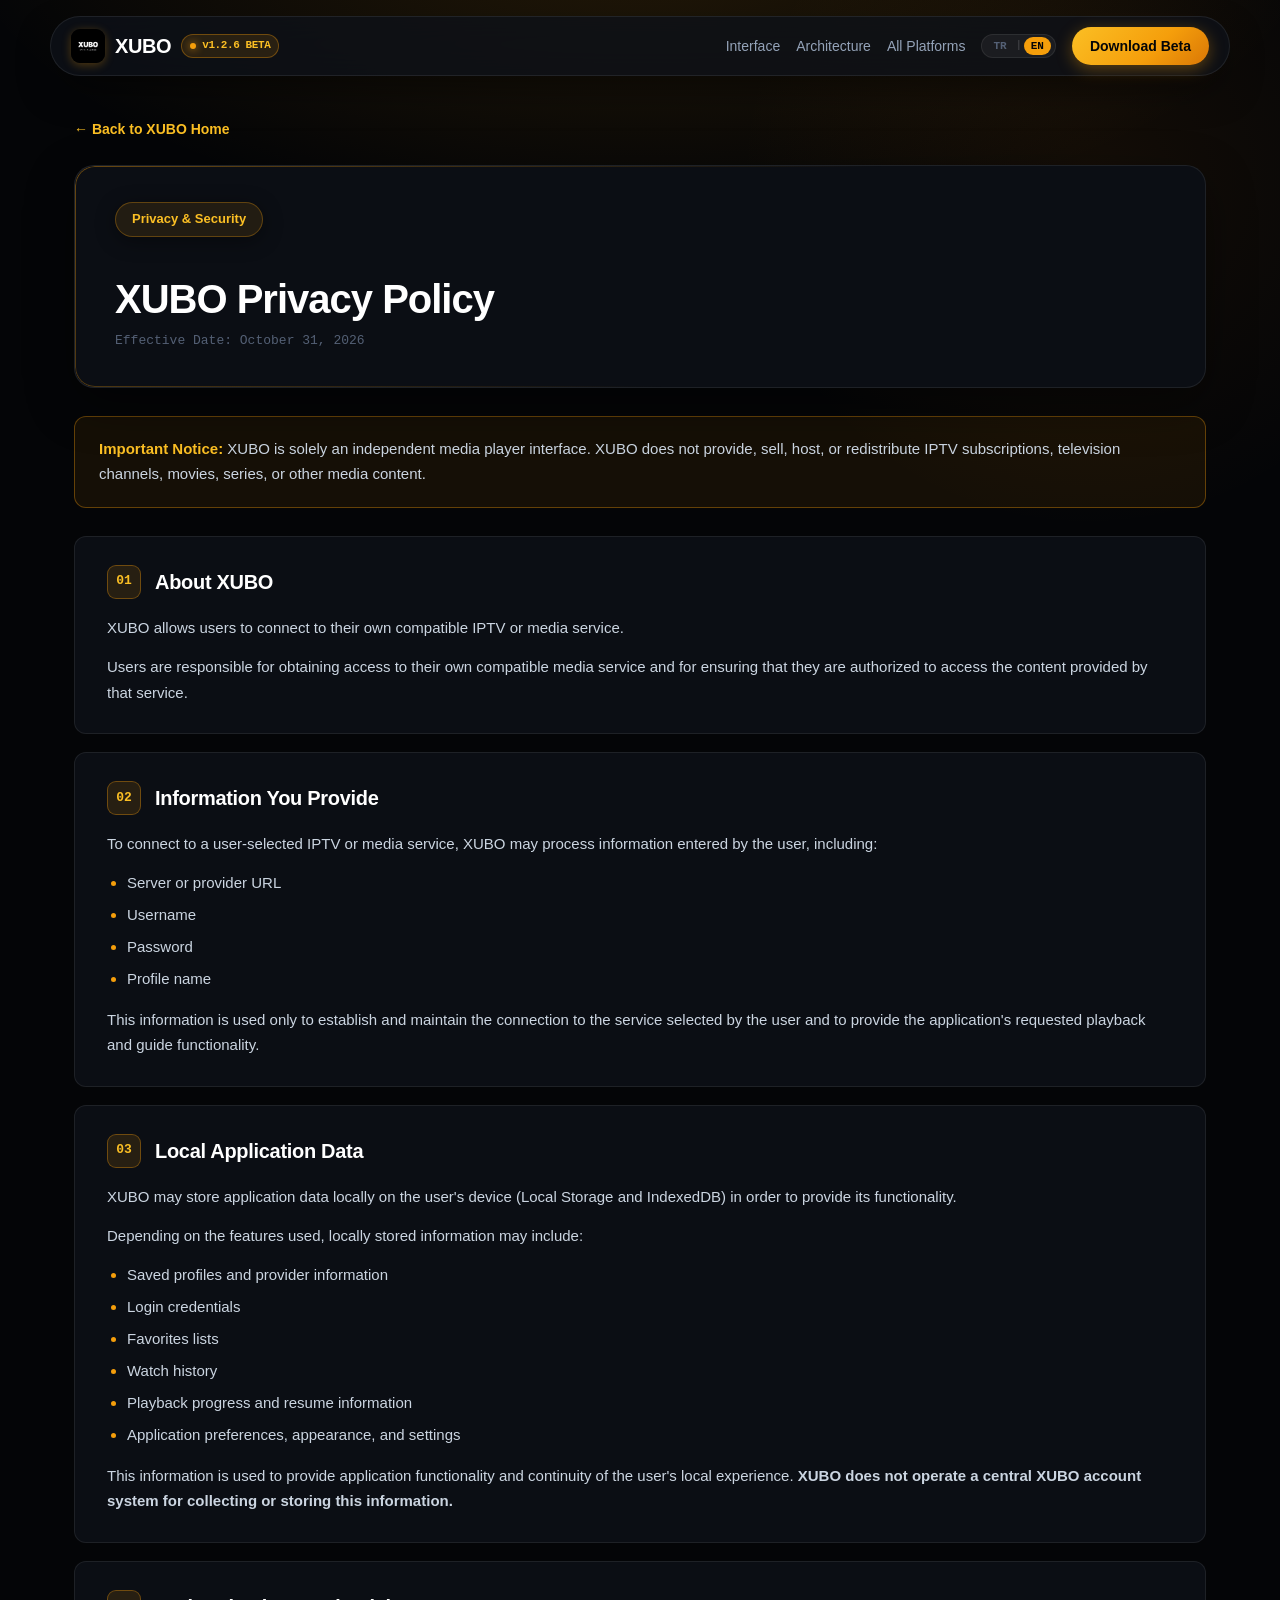
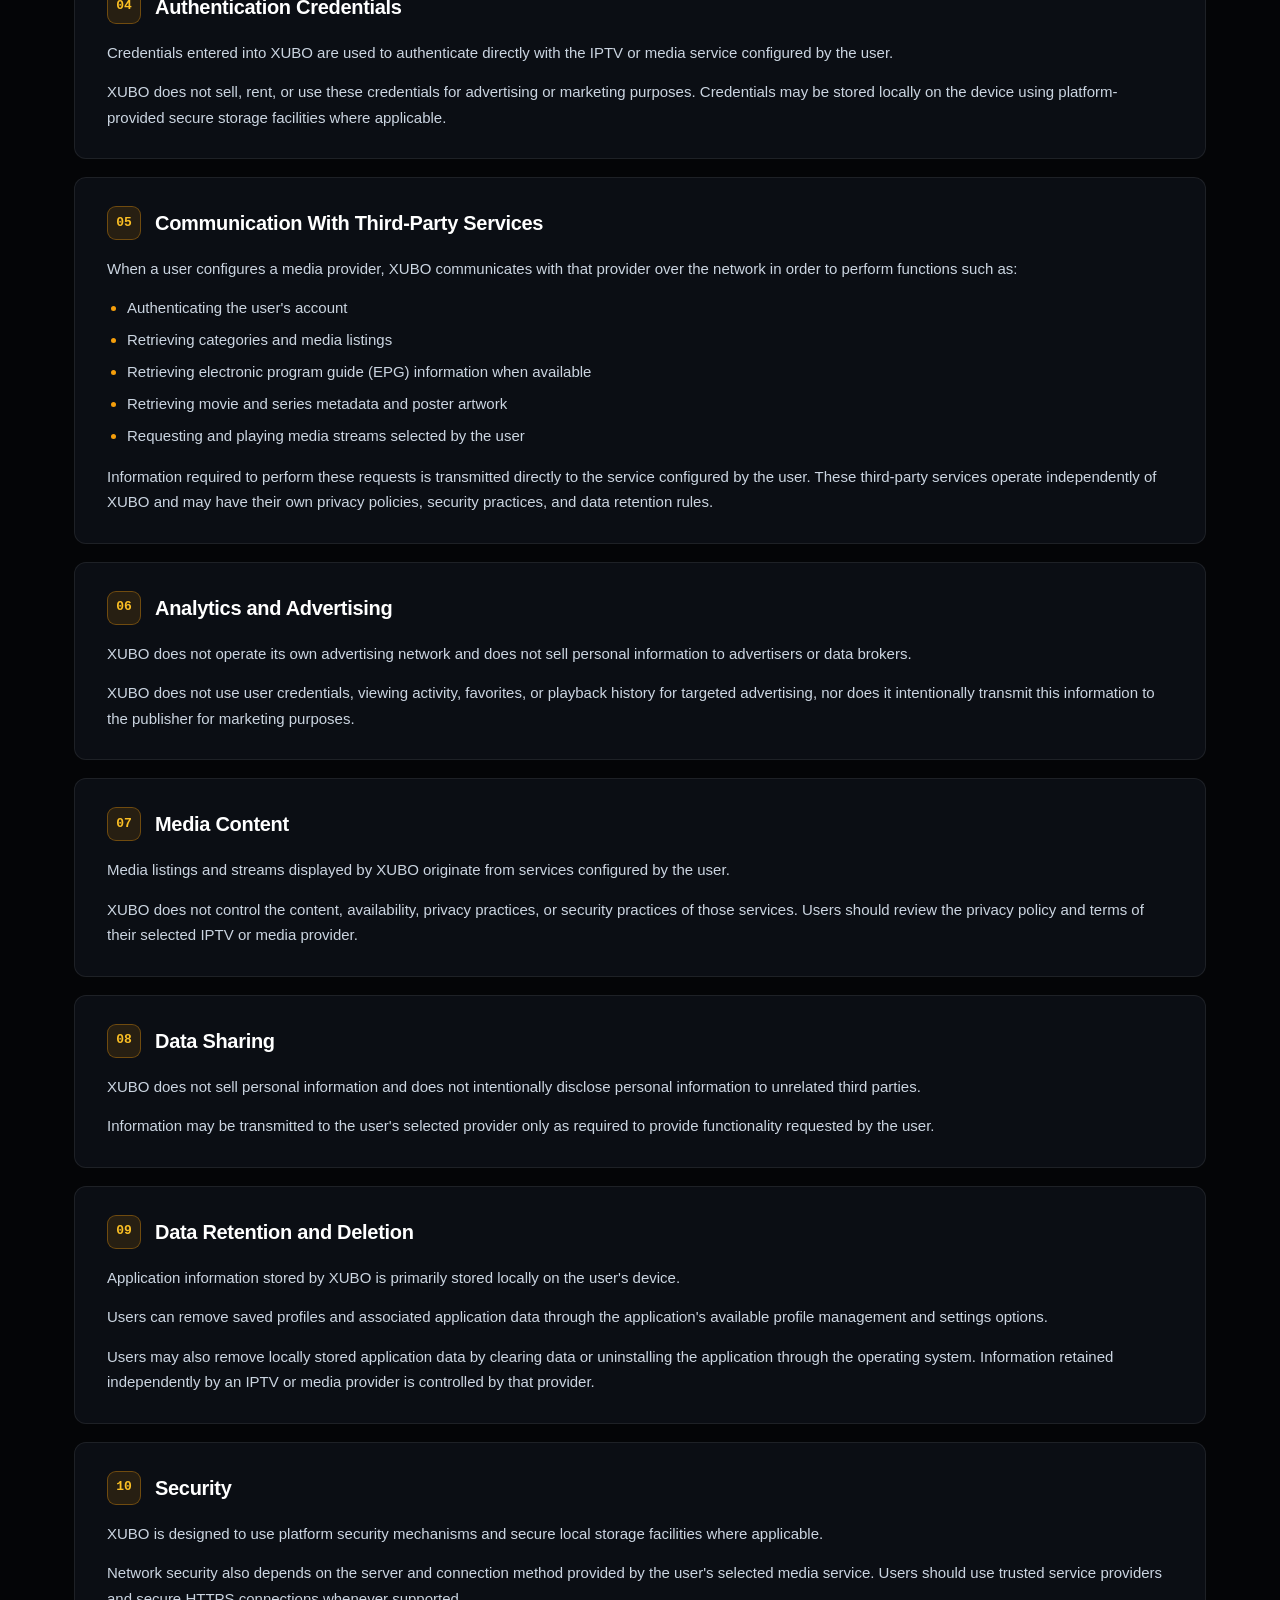
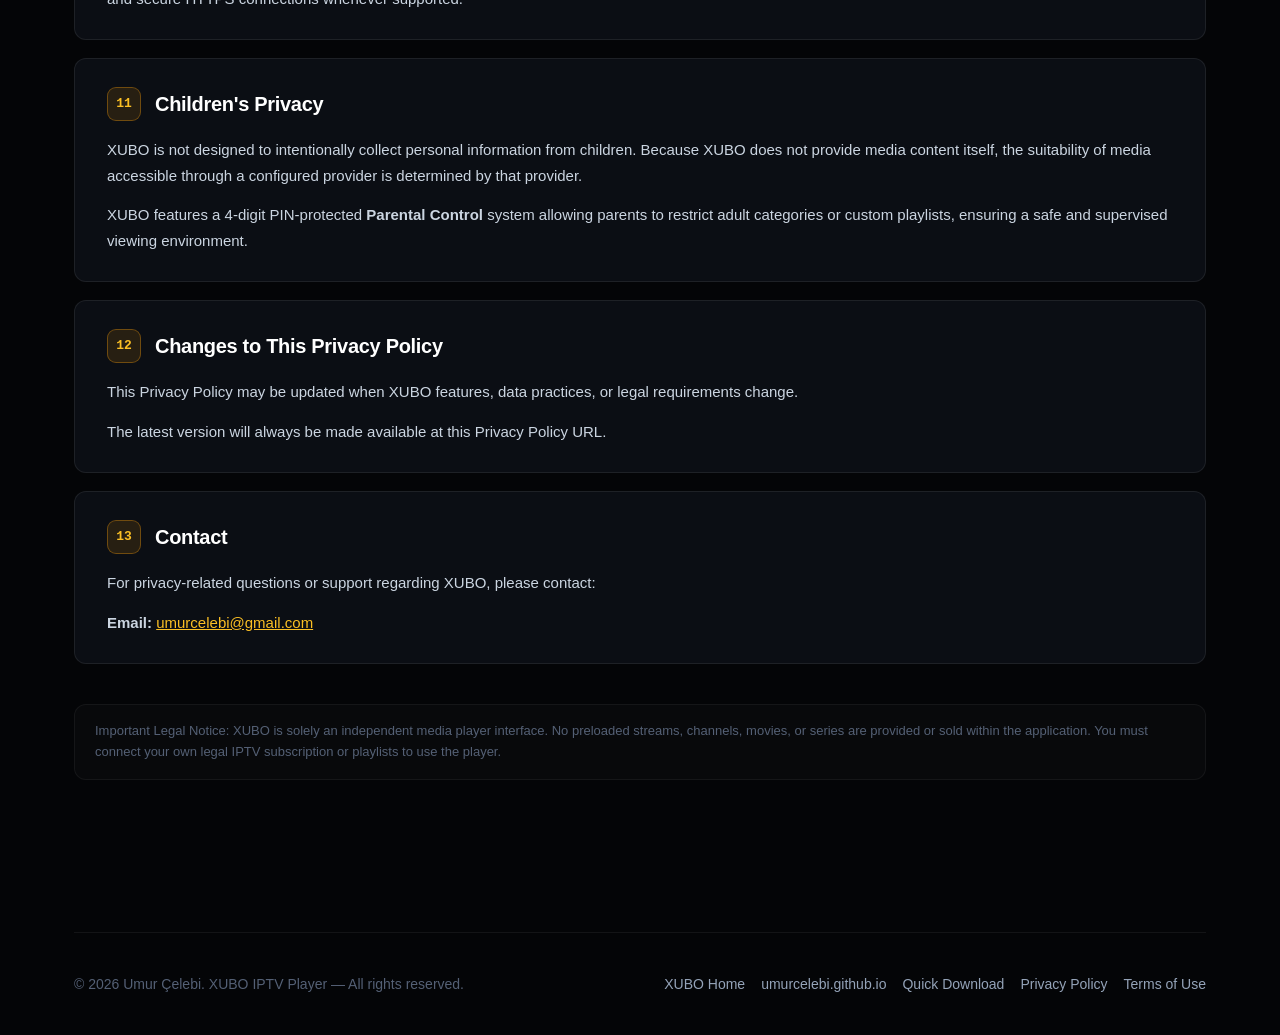
<file: privacy.html>
<!doctype html>
<html lang="tr">
<head>
  <meta charset="utf-8">
  <meta http-equiv="refresh" content="0; url=xubo/privacy.html">
  <title>Yönlendiriliyor — XUBO Gizlilik Politikası</title>
  <script>
    const search = window.location.search || '';
    window.location.replace('xubo/privacy.html' + search);
  </script>
</head>
<body style="background:#040507; color:#cbd5e1; font-family:sans-serif; padding:40px; text-align:center;">
  <p>Gizlilik Politikası sayfasına yönlendiriliyorsunuz...</p>
  <p><a href="xubo/privacy.html" style="color:#fbbf24;">Buraya tıklayarak devam edebilirsiniz.</a></p>
</body>
</html>
</file>
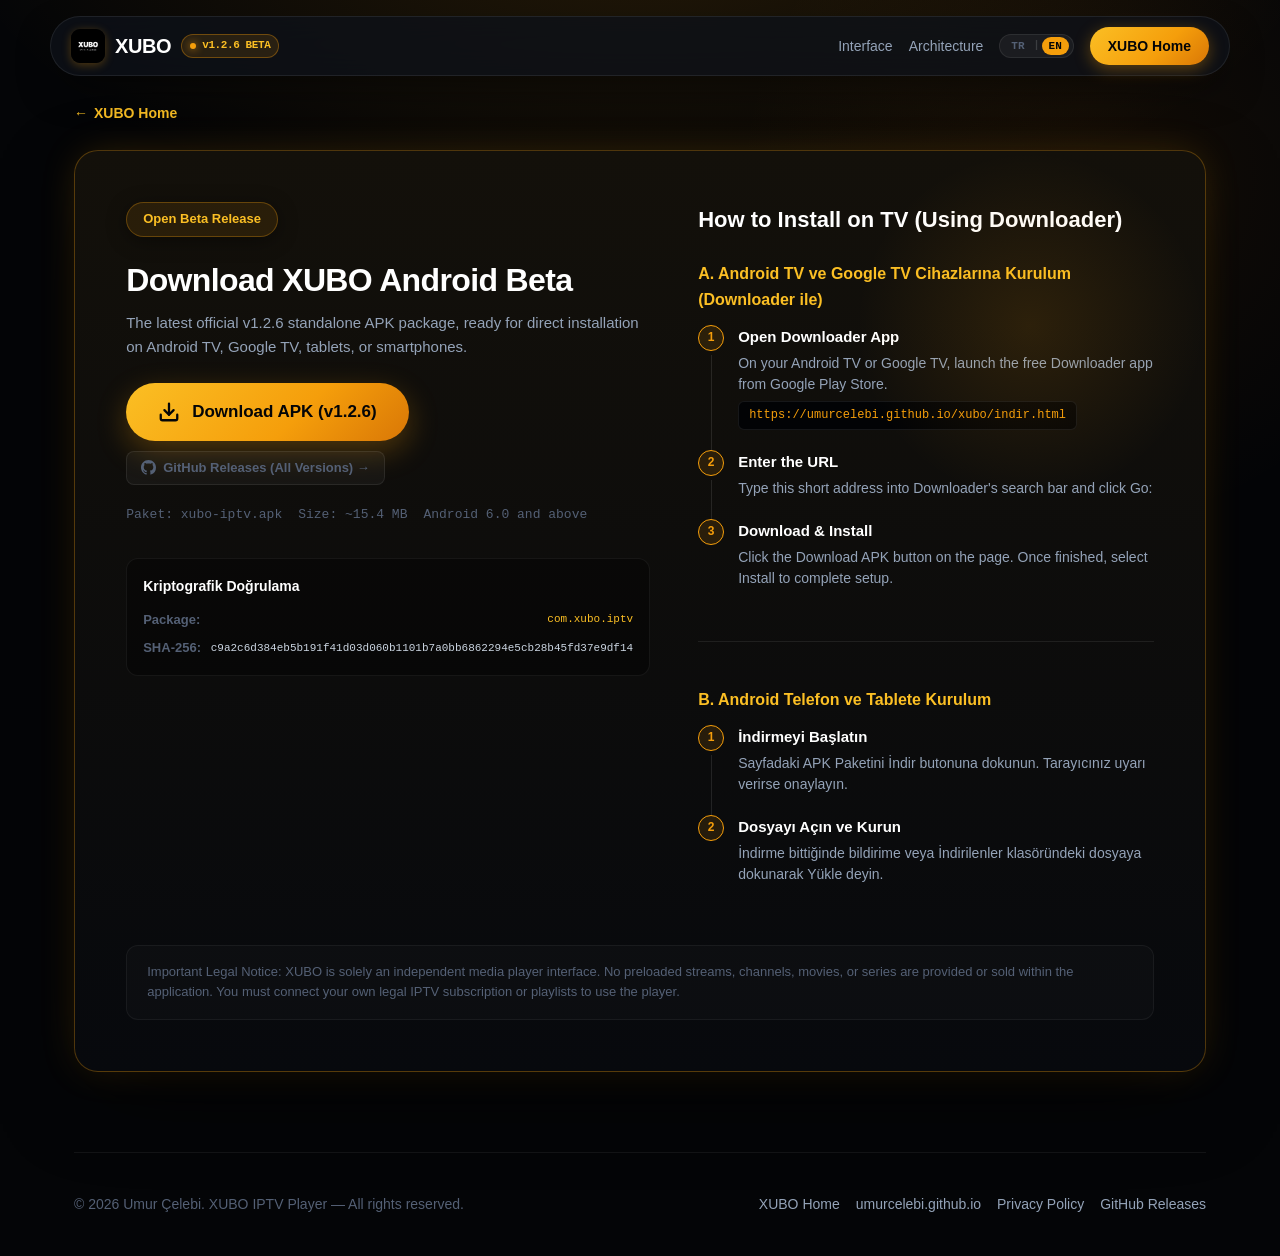
<file: xubo/indir.html>
<!doctype html>
<html lang="tr">
<head>
  <meta charset="utf-8">
  <meta name="viewport" content="width=device-width, initial-scale=1">
  <script>
    (function() {
      var p = new URLSearchParams(window.location.search).get('lang');
      var l = p || localStorage.getItem('xubo_site_lang');
      if (!l) {
        var bl = (navigator.language || '').toLowerCase();
        l = bl.startsWith('tr') ? 'tr' : 'en';
      }
      if (l === 'en' || l === 'tr') {
        document.documentElement.lang = l;
      }
    })();
  </script>
  <title>İndir — XUBO IPTV Player</title>
  <meta name="description" content="XUBO Android beta sürümünü (APK) doğrudan televizyonunuza, tabletinize veya telefonunuza indirin; Downloader ve hızlı kurulum adımları.">
  <link rel="icon" href="favicon.png" type="image/png">
  <link rel="stylesheet" href="assets/css/xubo.css">
  <script src="assets/js/xubo.js" defer></script>
</head>
<body>

  <!-- Floating Capsule Navigation -->
  <div class="nav-wrapper">
    <header class="floating-nav">
      <a href="./" class="nav-brand" aria-label="XUBO">
        <img src="assets/img/xubo-icon.png" alt="XUBO Logo" width="34" height="34">
        <span>XUBO</span>
        <span class="pulse-indicator">
          <span class="pulse-dot" aria-hidden="true"></span>
          v1.2.6 BETA
        </span>
      </a>

      <nav class="nav-menu" aria-label="Menü">
        <a class="nav-opt" href="./#ekranlar" data-i18n="nav_screens">Arayüz</a>
        <a class="nav-opt" href="./#ozellikler" data-i18n="nav_architecture">Mimarisi</a>
        
        <!-- Language Switcher -->
        <div class="lang-switcher" aria-label="Dil Seçimi">
          <button type="button" class="lang-btn is-active" data-lang="tr" aria-pressed="true">TR</button>
          <span class="lang-sep" aria-hidden="true">|</span>
          <button type="button" class="lang-btn" data-lang="en" aria-pressed="false">EN</button>
        </div>

        <a class="btn-nav-cta" href="./" data-i18n="nav_home">XUBO Tanıtım</a>
      </nav>
    </header>
  </div>

  <div class="wrap" style="padding-top: 16px;">
    <main id="icerik">
      <div style="margin-bottom: 24px;">
        <a href="./" style="font-size: 14px; font-weight: 600; color: var(--amber-bright); display: inline-flex; align-items: center; gap: 6px;">
          ← <span data-i18n="nav_home">XUBO Tanıtım Sayfasına Dön</span>
        </a>
      </div>

      <div class="download-hub">
        <div class="hub-layout">
          <!-- Primary Download Card -->
          <div class="hub-hero">
            <div class="hero-pill-badge" style="background: rgba(245, 158, 11, 0.1); border-color: rgba(245, 158, 11, 0.3); color: var(--amber-bright);" data-i18n="hub_badge">
              Açık Beta Dağıtımı
            </div>
            <h1 data-i18n="hub_h3">XUBO Android APK İndir</h1>
            <p data-i18n="hub_lead">
              Android TV, Google TV, Android tablet ve akıllı telefonlar için hazırlanmış bağımsız doğrudan kurulum dosyasıdır (APK).
            </p>

            <a class="btn-download-hero" href="downloads/xubo-iptv.apk" download="xubo-iptv.apk">
              <svg width="22" height="22" viewBox="0 0 24 24" fill="none" stroke="currentColor" stroke-width="2.5" stroke-linecap="round" stroke-linejoin="round" aria-hidden="true"><path d="M21 15v4a2 2 0 0 1-2 2H5a2 2 0 0 1-2-2v-4"></path><polyline points="7 10 12 15 17 10"></polyline><line x1="12" y1="15" x2="12" y2="3"></line></svg>
              <span data-i18n="hub_btn">APK Paketini İndir (v1.2.6)</span>
            </a>

            <div style="margin-top: 10px;">
              <a href="https://github.com/umurcelebi/xubo/releases" target="_blank" rel="noopener" style="display: inline-flex; align-items: center; gap: 7px; color: var(--text-dim); font-size: 13px; font-weight: 600; text-decoration: none; padding: 6px 14px; border-radius: 8px; background: rgba(255, 255, 255, 0.04); border: 1px solid rgba(255, 255, 255, 0.08); transition: all 0.2s ease;">
                <svg width="15" height="15" viewBox="0 0 24 24" fill="currentColor" aria-hidden="true"><path d="M12 0C5.37 0 0 5.37 0 12c0 5.31 3.435 9.795 8.205 11.385.6.105.825-.255.825-.57 0-.285-.015-1.23-.015-2.235-3.015.555-3.795-.735-4.035-1.41-.135-.345-.72-1.41-1.23-1.695-.42-.225-1.02-.78-.015-.795.945-.015 1.62.87 1.845 1.23 1.08 1.815 2.805 1.305 3.495.99.105-.78.42-1.305.765-1.605-2.67-.3-5.46-1.335-5.46-5.925 0-1.305.465-2.385 1.23-3.225-.12-.3-.54-1.53.12-3.18 0 0 1.005-.315 3.3 1.23.96-.27 1.98-.405 3-.405s2.04.135 3 .405c2.295-1.56 3.3-1.23 3.3-1.23.66 1.65.24 2.88.12 3.18.765.84 1.23 1.905 1.23 3.225 0 4.605-2.805 5.625-5.475 5.925.435.375.81 1.095.81 2.22 0 1.605-.015 2.895-.015 3.3 0 .315.225.69.825.57A12.02 12.02 0 0024 12c0-6.63-5.37-12-12-12z"/></svg>
                <span data-i18n="hub_github_releases">GitHub Releases (Tüm Sürümler) →</span>
              </a>
            </div>

            <div class="apk-specs">
              <span>Paket: xubo-iptv.apk</span>
              <span data-i18n="hub_spec_size">Boyut: ~15.4 MB</span>
              <span data-i18n="hub_spec_req">Android 6.0+ Desteği</span>
            </div>

            <!-- Cryptographic Verification -->
            <div class="security-card" style="margin-top: 32px;">
              <h4 style="margin: 0 0 12px; font-size: 14px; color: var(--text-primary); font-weight: 700;">
                Kriptografik Doğrulama
              </h4>
              <div class="hash-row">
                <span style="color: var(--text-dim); font-weight: 600;" data-i18n="hub_pkg">Paket Adı:</span>
                <code style="color: var(--amber-bright);">com.xubo.iptv</code>
              </div>
              <div class="hash-row" style="margin-top: 8px;">
                <span style="color: var(--text-dim); font-weight: 600;" data-i18n="hub_hash">SHA-256 Özeti:</span>
                <code>c9a2c6d384eb5b191f41d03d060b1101b7a0bb6862294e5cb28b45fd37e9df14</code>
              </div>
            </div>
          </div>

          <!-- Installation Timeline -->
          <div>
            <h3 style="font-size: 22px; font-weight: 800; color: var(--text-primary); margin: 0 0 24px;" data-i18n="hub_guide_title">
              Kurulum Kılavuzu
            </h3>

            <!-- Method A: Android TV -->
            <div style="margin-bottom: 32px;">
              <h4 style="color: var(--amber-bright); margin-bottom: 12px; font-size: 16px;">
                A. Android TV ve Google TV Cihazlarına Kurulum (Downloader ile)
              </h4>
              <ol class="timeline-guide">
                <li>
                  <h4 data-i18n="hub_step_1_title">Downloader'ı Açın</h4>
                  <p data-i18n="hub_step_1_desc">Televizyonunuzda Google Play'den Downloader uygulamasını açın ve adres kısmına doğrudan şu URL'yi yazın:</p>
                  <span class="fast-url" style="margin-top:6px;">https://umurcelebi.github.io/xubo/indir.html</span>
                </li>
                <li>
                  <h4 data-i18n="hub_step_2_title">APK'yı İndirin</h4>
                  <p data-i18n="hub_step_2_desc">Kumandanızla sayfadaki APK Paketini İndir butonuna tıklayın. İndirme doğrudan başlar.</p>
                </li>
                <li>
                  <h4 data-i18n="hub_step_3_title">Yükleyin ve İzin Verin</h4>
                  <p data-i18n="hub_step_3_desc">İndirme tamamlandığında Yükle (Install) butonunu seçin. İlk defa yüklüyorsanız sistem ayarlarından Downloader uygulaması için Bilinmeyen uygulamaları yükle iznini açın.</p>
                </li>
              </ol>
            </div>

            <!-- Method B: Android Phone/Tablet -->
            <div style="border-top: 1px solid rgba(255, 255, 255, 0.08); padding-top: 24px;">
              <h4 style="color: var(--amber-bright); margin-bottom: 12px; font-size: 16px;">
                B. Android Telefon ve Tablete Kurulum
              </h4>
              <ol class="timeline-guide">
                <li>
                  <h4>İndirmeyi Başlatın</h4>
                  <p>Sayfadaki APK Paketini İndir butonuna dokunun. Tarayıcınız uyarı verirse onaylayın.</p>
                </li>
                <li>
                  <h4>Dosyayı Açın ve Kurun</h4>
                  <p>İndirme bittiğinde bildirime veya İndirilenler klasöründeki dosyaya dokunarak Yükle deyin.</p>
                </li>
              </ol>
            </div>
          </div>
        </div>

        <div class="legal-box" style="margin-top: 40px;" data-i18n="legal_text">
          Önemli Yasal Bilgilendirme: XUBO yalnızca bağımsız bir medya oynatıcı arayüzüdür. Uygulama içerisinde hazır yayın, kanal, film veya dizi bulunmaz ve satılmaz. Hizmetten yararlanmak için kendi yasal IPTV aboneliğinizi kullanmanız gerekir.
        </div>
      </div>
    </main>

    <!-- Footer -->
    <footer class="global-footer">
      <div class="footer-inner">
        <div data-i18n="footer_copy">
          © 2026 Umur Çelebi. XUBO IPTV Player — Tüm hakları saklıdır.
        </div>
        <div class="footer-links">
          <a href="./" data-i18n="nav_home">XUBO Tanıtım</a>
          <a href="../">umurcelebi.github.io</a>
          <a href="privacy.html" data-i18n="footer_privacy">Gizlilik Politikası</a>
          <a href="https://github.com/umurcelebi/xubo/releases" target="_blank" rel="noopener" data-i18n="footer_github">GitHub Sürümleri</a>
        </div>
      </div>
    </footer>
  </div>

</body>
</html>
</file>
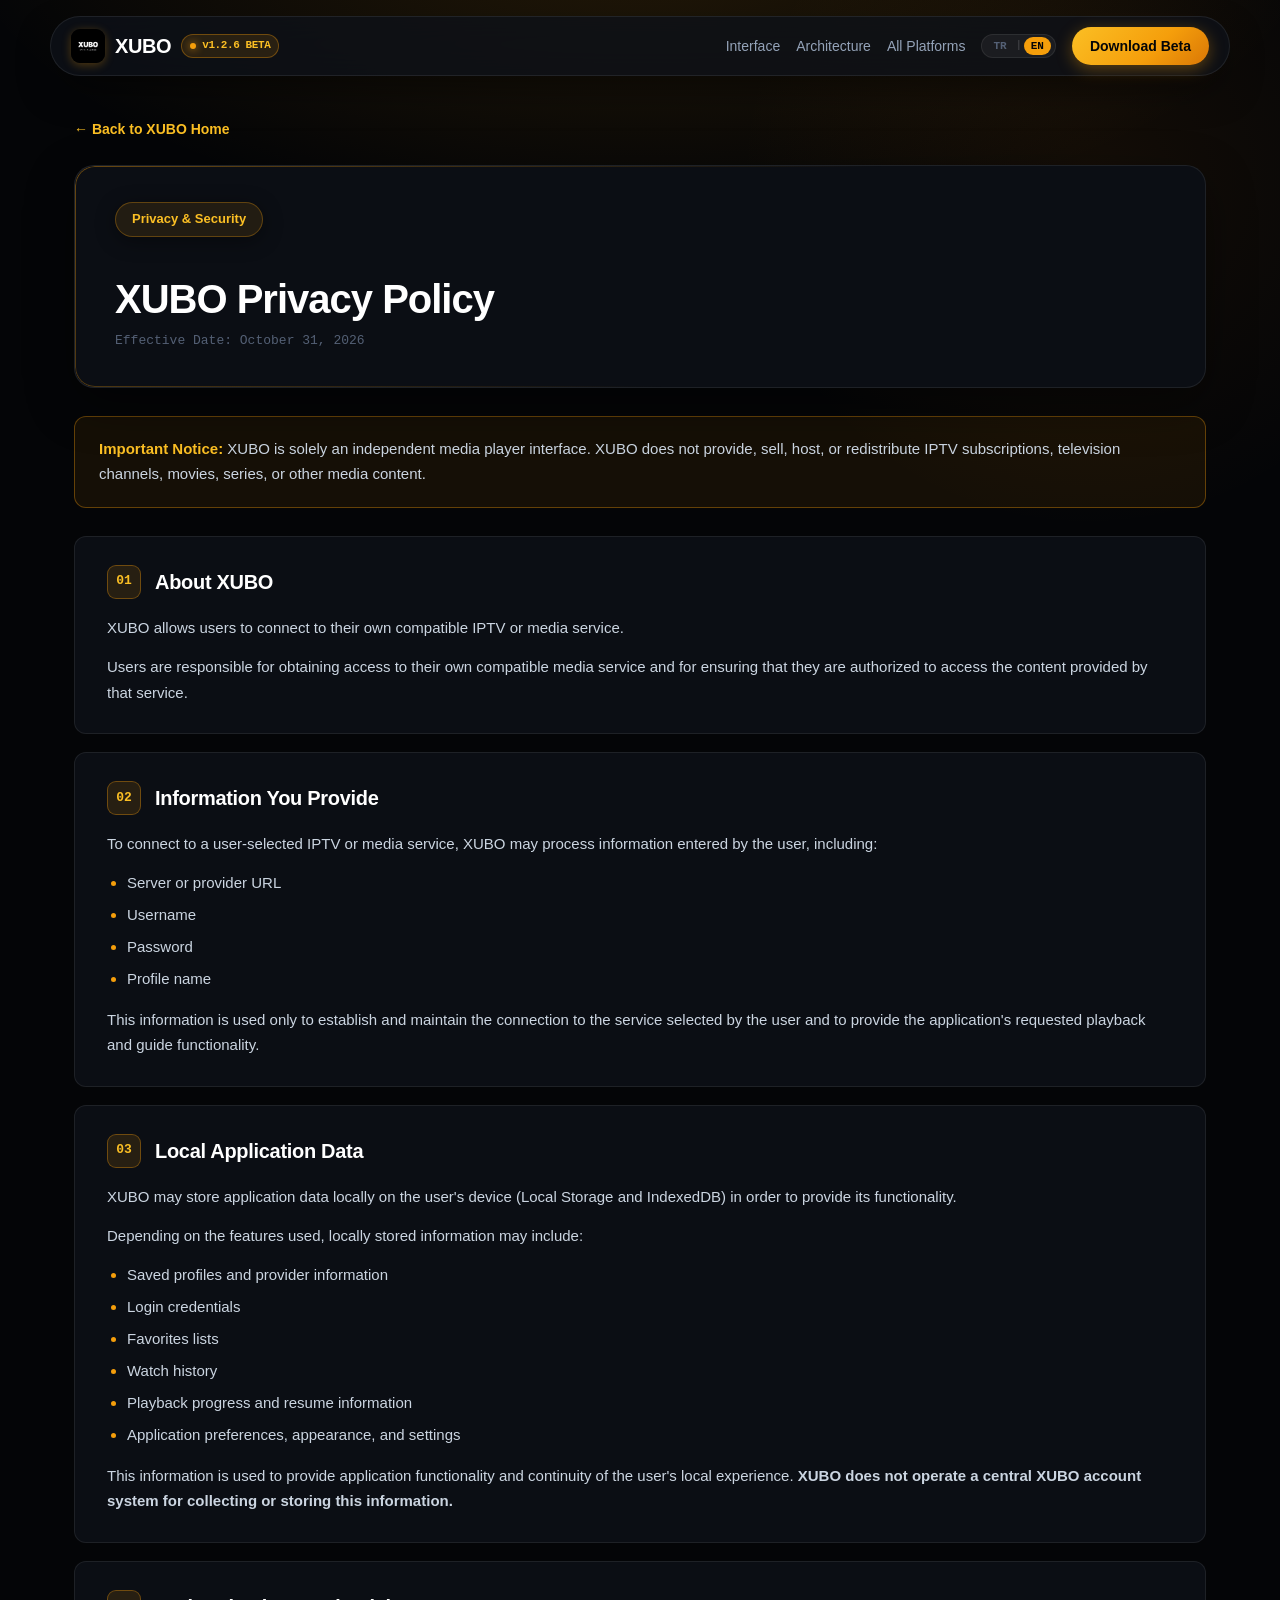
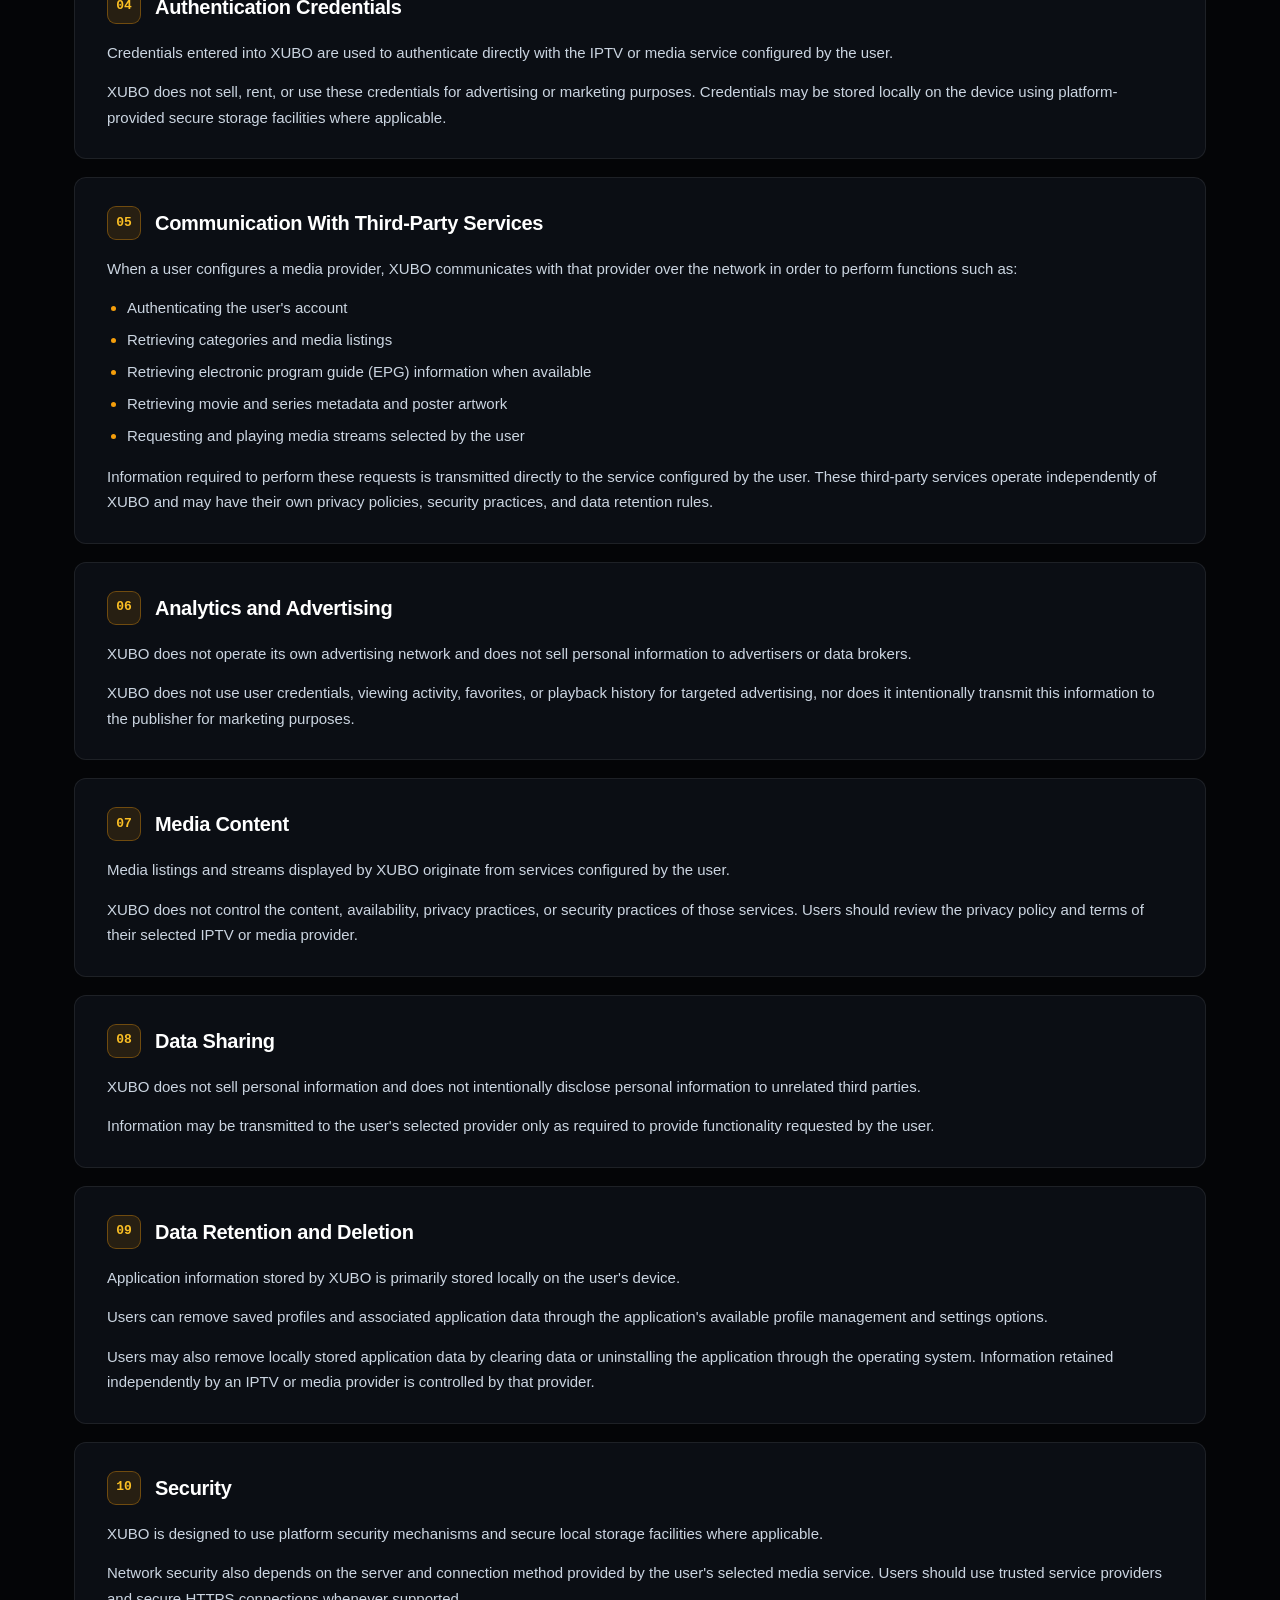
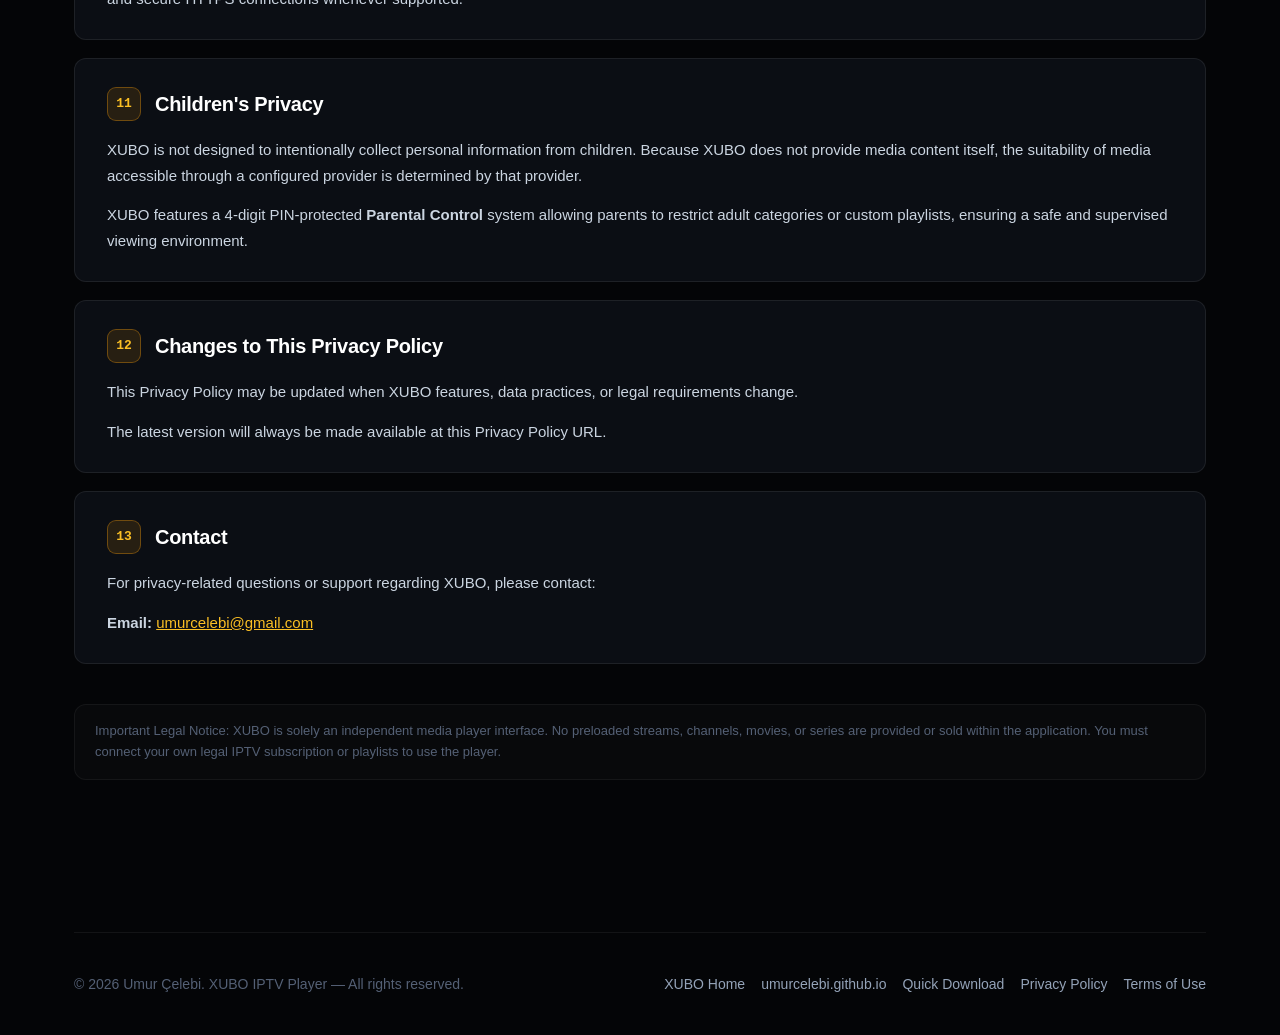
<file: xubo/privacy.html>
<!doctype html>
<html lang="tr" data-title-key="privacy_page_title">
<head>
  <meta charset="utf-8">
  <meta name="viewport" content="width=device-width, initial-scale=1">
  <script>
    (function() {
      var p = new URLSearchParams(window.location.search).get('lang');
      var l = p || localStorage.getItem('xubo_site_lang');
      if (!l) {
        var bl = (navigator.language || '').toLowerCase();
        l = bl.startsWith('tr') ? 'tr' : 'en';
      }
      if (l === 'en' || l === 'tr') {
        document.documentElement.lang = l;
      }
    })();
  </script>
  <title>Gizlilik Politikası — XUBO IPTV Player</title>
  <meta name="description" content="XUBO IPTV Player kullanıcı gizliliği, veri güvenliği ve yerel depolama politikası.">
  <link rel="icon" href="favicon.png" type="image/png">
  <link rel="stylesheet" href="assets/css/xubo.css">
  <style>
    /* Instant CSS toggle before JS execution */
    html[lang="en"] [data-lang-block="tr"] {
      display: none !important;
    }
    html[lang="tr"] [data-lang-block="en"] {
      display: none !important;
    }

    .policy-wrapper {
      padding-top: 16px;
      padding-bottom: 72px;
    }

    .policy-back-link {
      font-size: 14px;
      font-weight: 600;
      color: var(--amber-bright);
      display: inline-flex;
      align-items: center;
      gap: 6px;
      margin-bottom: 24px;
      text-decoration: none;
      transition: color 0.2s ease, transform 0.2s ease;
    }

    .policy-back-link:hover {
      color: #fde68a;
      transform: translateX(-3px);
    }

    .policy-hero {
      background: var(--bg-surface);
      border: 1px solid var(--border-glass);
      border-radius: var(--radius-lg);
      padding: 36px 40px;
      margin-bottom: 28px;
      position: relative;
      overflow: hidden;
      box-shadow: 0 16px 48px rgba(0, 0, 0, 0.4);
    }

    .policy-hero::before {
      content: '';
      position: absolute;
      inset: 0;
      border-radius: var(--radius-lg);
      padding: 1px;
      background: linear-gradient(135deg, rgba(245, 158, 11, 0.4), transparent 60%);
      -webkit-mask: linear-gradient(#fff 0 0) content-box, linear-gradient(#fff 0 0);
      -webkit-mask-composite: xor;
      mask-composite: exclude;
      pointer-events: none;
    }

    .policy-hero h1 {
      font-size: clamp(28px, 4.5vw, 40px);
      font-weight: 850;
      letter-spacing: -0.025em;
      color: var(--text-primary);
      margin: 14px 0 8px;
      line-height: 1.2;
    }

    .policy-date {
      color: var(--text-dim);
      font-family: var(--font-mono);
      font-size: 13px;
      margin: 0;
    }

    .policy-notice {
      background: rgba(245, 158, 11, 0.07);
      border: 1px solid var(--amber-border);
      border-radius: var(--radius-md);
      padding: 20px 24px;
      margin: 28px 0;
      color: var(--text-secondary);
      font-size: 15px;
      line-height: 1.65;
    }

    .policy-notice strong {
      color: var(--amber-bright);
    }

    .policy-grid {
      display: flex;
      flex-direction: column;
      gap: 18px;
    }

    .policy-card {
      background: var(--bg-surface);
      border: 1px solid var(--border-glass);
      border-radius: var(--radius-md);
      padding: 28px 32px;
      transition: border-color 0.25s ease, box-shadow 0.25s ease;
    }

    .policy-card:hover {
      border-color: var(--border-glass-hover);
      box-shadow: 0 12px 32px rgba(0, 0, 0, 0.35);
    }

    .policy-header-row {
      display: flex;
      align-items: center;
      gap: 14px;
      margin-bottom: 16px;
    }

    .policy-num {
      display: inline-flex;
      align-items: center;
      justify-content: center;
      width: 34px;
      height: 34px;
      border-radius: 9px;
      background: rgba(245, 158, 11, 0.12);
      border: 1px solid var(--amber-border);
      color: var(--amber-bright);
      font-family: var(--font-mono);
      font-size: 13px;
      font-weight: 800;
      flex-shrink: 0;
    }

    .policy-card h2 {
      margin: 0;
      font-size: 20px;
      font-weight: 750;
      color: var(--text-primary);
      letter-spacing: -0.015em;
    }

    .policy-card p {
      margin: 0 0 14px;
      color: var(--text-secondary);
      line-height: 1.7;
      font-size: 15px;
    }

    .policy-card p:last-child {
      margin-bottom: 0;
    }

    .policy-card ul {
      margin: 8px 0 16px;
      padding-left: 20px;
      color: var(--text-secondary);
    }

    .policy-card li {
      margin-bottom: 8px;
      line-height: 1.6;
      font-size: 15px;
    }

    .policy-card li::marker {
      color: var(--amber);
    }

    .policy-card a {
      color: var(--amber-bright);
      text-decoration: underline;
    }

    .policy-card a:hover {
      color: #fde68a;
    }

    @media (max-width: 640px) {
      .policy-hero {
        padding: 24px 20px;
      }
      .policy-card {
        padding: 22px 20px;
      }
    }
  </style>
  <script src="assets/js/xubo.js" defer></script>
</head>
<body>

  <!-- Floating Capsule Navigation -->
  <div class="nav-wrapper">
    <header class="floating-nav">
      <a href="./" class="nav-brand" aria-label="XUBO">
        <img src="assets/img/xubo-icon.png" alt="XUBO Logo" width="34" height="34">
        <span>XUBO</span>
        <span class="pulse-indicator">
          <span class="pulse-dot" aria-hidden="true"></span>
          v1.2.6 BETA
        </span>
      </a>

      <nav class="nav-menu" aria-label="Menü">
        <a class="nav-opt" href="./#ekranlar" data-i18n="nav_screens">Arayüz</a>
        <a class="nav-opt" href="./#ozellikler" data-i18n="nav_architecture">Mimarisi</a>
        <a class="nav-opt" href="./#ekosistem" data-i18n="nav_devices">Tüm Platformlar</a>
        
        <!-- Language Switcher -->
        <div class="lang-switcher" aria-label="Dil Seçimi">
          <button type="button" class="lang-btn is-active" data-lang="tr" aria-pressed="true">TR</button>
          <span class="lang-sep" aria-hidden="true">|</span>
          <button type="button" class="lang-btn" data-lang="en" aria-pressed="false">EN</button>
        </div>

        <a class="btn-nav-cta" href="indir.html" data-i18n="nav_beta_cta">Beta İndir</a>
      </nav>
    </header>
  </div>

  <div class="wrap" style="padding-top: 16px;">
    <main id="icerik" class="policy-wrapper">
      <div>
        <a href="./" class="policy-back-link">
          <span data-i18n="nav_back_home">← XUBO Tanıtım Sayfasına Dön</span>
        </a>
      </div>

      <!-- Hero Card -->
      <div class="policy-hero">
        <div class="hero-pill-badge" style="background: rgba(245, 158, 11, 0.1); border-color: rgba(245, 158, 11, 0.3); color: var(--amber-bright);" data-i18n="privacy_badge">
          Gizlilik & Güvenlik
        </div>
        <h1 data-i18n="privacy_h1">XUBO Gizlilik Politikası</h1>
        <p class="policy-date" data-i18n="privacy_date">
          Yürürlük Tarihi: 31 Ekim 2026
        </p>
      </div>

      <!-- ===================================================================
           TÜRKÇE İÇERİK BLOĞU (TR)
           =================================================================== -->
      <div data-lang-block="tr">
        <div class="policy-notice">
          <strong>Önemli Bilgilendirme:</strong> XUBO bağımsız bir medya oynatıcı arayüzüdür. XUBO; IPTV aboneliği, televizyon kanalları, filmler, diziler veya diğer medya içeriklerini sağlamaz, satmaz, barındırmaz veya yeniden dağıtmaz.
        </div>

        <div class="policy-grid">
          <!-- 1. XUBO Hakkında -->
          <article class="policy-card">
            <div class="policy-header-row">
              <span class="policy-num">01</span>
              <h2>XUBO Hakkında</h2>
            </div>
            <p>
              XUBO, kullanıcıların kendi yasal IPTV veya medya servislerine bağlanmalarını sağlayan bağımsız ve kullanıcı odaklı bir medya oynatıcısıdır.
            </p>
            <p>
              Kullanıcılar, kendi uyumlu medya servislerine erişim sağlamaktan ve bu servis tarafından sunulan içeriklere erişim yetkisine sahip olduklarından emin olmaktan bizzat sorumludur.
            </p>
          </article>

          <!-- 2. Sağladığınız Bilgiler -->
          <article class="policy-card">
            <div class="policy-header-row">
              <span class="policy-num">02</span>
              <h2>Sağladığınız Bilgiler</h2>
            </div>
            <p>
              Kullanıcı tarafından seçilen bir IPTV veya medya servisine bağlanabilmek için XUBO, kullanıcının girdiği şu bilgileri işleyebilir:
            </p>
            <ul>
              <li>Sunucu veya sağlayıcı adresi (URL / M3U adresi)</li>
              <li>Kullanıcı adı (Username)</li>
              <li>Şifre (Password)</li>
              <li>Profil veya hesap adı</li>
            </ul>
            <p>
              Bu bilgiler yalnızca kullanıcının tercih ettiği servisle doğrudan bağlantı kurmak, bağlantıyı sürdürmek ve uygulamanın istenen oynatma ve rehber işlevlerini yerine getirmek amacıyla kullanılır.
            </p>
          </article>

          <!-- 3. Yerel Uygulama Verileri -->
          <article class="policy-card">
            <div class="policy-header-row">
              <span class="policy-num">03</span>
              <h2>Yerel Uygulama Verileri</h2>
            </div>
            <p>
              XUBO, akıcı bir kullanım sunabilmek amacıyla uygulama verilerini kullanıcının kendi cihazında yerel olarak (Local Storage ve IndexedDB) saklar.
            </p>
            <p>
              Kullanılan özelliklere bağlı olarak yerel olarak saklanan bilgiler şunları içerebilir:
            </p>
            <ul>
              <li>Kayıtlı profiller ve hesap bilgileri</li>
              <li>Sağlayıcı veya sunucu erişim parametreleri</li>
              <li>Giriş kimlik bilgileri</li>
              <li>Favori kanal, film ve dizi listeleri</li>
              <li>İzleme geçmişi (Watch history)</li>
              <li>Oynatma ilerleme durumu ve kalınan yer bilgisi (Resume state)</li>
              <li>Uygulama tercihleri, görünüm ve arayüz ayarları</li>
            </ul>
            <p>
              Bu bilgiler yalnızca uygulama işlevselliğini sağlamak ve kullanıcının yerel deneyiminin sürekliliğini korumak amacıyla kullanılır. <strong>XUBO, bu bilgileri toplamak veya saklamak için herhangi bir merkezi sunucu veya XUBO kullanıcı hesabı sistemi işletmez.</strong>
            </p>
          </article>

          <!-- 4. Kimlik Doğrulama Bilgileri -->
          <article class="policy-card">
            <div class="policy-header-row">
              <span class="policy-num">04</span>
              <h2>Kimlik Doğrulama Bilgileri</h2>
            </div>
            <p>
              XUBO'ya girilen kimlik bilgileri, doğrudan kullanıcının yapılandırdığı IPTV veya medya sağlayıcısı ile iletişim kurmak üzere kullanılır.
            </p>
            <p>
              XUBO bu bilgileri asla satmaz, kiralamaz, reklam veya pazarlama amacıyla kullanmaz. Kimlik bilgileri cihaz üzerinde işletim sisteminin sunduğu güvenli depolama mekanizmaları kullanılarak yerel olarak korunur.
            </p>
          </article>

          <!-- 5. Üçüncü Taraf Servislerle İletişim -->
          <article class="policy-card">
            <div class="policy-header-row">
              <span class="policy-num">05</span>
              <h2>Üçüncü Taraf Servislerle İletişim</h2>
            </div>
            <p>
              Kullanıcı bir medya sağlayıcısı yapılandırdığında XUBO, aşağıdaki işlevleri gerçekleştirmek üzere ağ üzerinden doğrudan o sağlayıcı ile iletişim kurar:
            </p>
            <ul>
              <li>Kullanıcı hesabının doğrulanması</li>
              <li>Kategori, canlı yayın, film ve dizi listelerinin alınması</li>
              <li>Mevcut olduğunda Elektronik Program Rehberi (EPG) bilgilerinin çekilmesi</li>
              <li>Sağlandığında film ve dizi afişlerinin, logoların ve meta verilerin yüklenmesi</li>
              <li>Seçilen medya akışlarının istenmesi ve oynatılması</li>
            </ul>
            <p>
              Bu isteklerin gerçekleştirilmesi için gereken bilgiler, doğrudan kullanıcının tanımladığı servise iletilir. Bu üçüncü taraf servisler XUBO'dan tamamen bağımsız olarak çalışır ve kendi gizlilik politikalarına, güvenlik uygulamalarına ve veri saklama kurallarına tabidir.
            </p>
          </article>

          <!-- 6. Analitik ve Reklamcılık -->
          <article class="policy-card">
            <div class="policy-header-row">
              <span class="policy-num">06</span>
              <h2>Analitik ve Reklamcılık</h2>
            </div>
            <p>
              XUBO herhangi bir reklam ağı işletmez ve kişisel bilgileri reklamcılara veya veri simsarlarına kesinlikle satmaz.
            </p>
            <p>
              XUBO; kullanıcı kimlik bilgilerini, izleme etkinliklerini, favorileri veya oynatma geçmişini hedefli reklamcılık amacıyla kullanmaz ve bu bilgileri pazarlama amacıyla geliştiriciye kasıtlı olarak iletmez.
            </p>
          </article>

          <!-- 7. Medya İçeriği -->
          <article class="policy-card">
            <div class="policy-header-row">
              <span class="policy-num">07</span>
              <h2>Medya İçeriği</h2>
            </div>
            <p>
              XUBO tarafından görüntülenen medya listeleri ve akışları, kullanıcının kendi yapılandırdığı servislerden kaynaklanır.
            </p>
            <p>
              XUBO, bu servislerin içeriklerini, yayın kalitesini, gizlilik veya güvenlik uygulamalarını kontrol etmez. Kullanıcıların, tercih ettikleri IPTV sağlayıcısının şartlarını ve gizlilik bildirimlerini incelemesi tavsiye edilir.
            </p>
          </article>

          <!-- 8. Veri Paylaşımı -->
          <article class="policy-card">
            <div class="policy-header-row">
              <span class="policy-num">08</span>
              <h2>Veri Paylaşımı</h2>
            </div>
            <p>
              XUBO hiçbir kişisel veriyi satmaz ve ilişkisiz üçüncü taraflarla paylaşmaz.
            </p>
            <p>
              Bilgiler, yalnızca kullanıcının talep ettiği oynatma ve arayüz işlevlerinin yerine getirilmesi amacıyla, doğrudan kullanıcının seçtiği sağlayıcı sunucularına iletilir.
            </p>
          </article>

          <!-- 9. Veri Saklama ve Silme -->
          <article class="policy-card">
            <div class="policy-header-row">
              <span class="policy-num">09</span>
              <h2>Veri Saklama ve Silme</h2>
            </div>
            <p>
              XUBO tarafından tutulan uygulama verileri öncelikli olarak kullanıcının kendi cihazında yerel olarak saklanır.
            </p>
            <p>
              Kullanıcılar, uygulama içerisindeki profil yönetimi veya ayarlar bölümünden kayıtlı profillerini ve bunlara bağlı tüm yerel verileri diledikleri an silebilirler.
            </p>
            <p>
              Ayrıca cihaz ayarlarından uygulamanın verilerini temizleyerek veya uygulamayı kaldırarak cihazdaki tüm verileri kalıcı olarak yok edebilirsiniz. Sağlayıcınızın kendi sisteminde tuttuğu veriler ise ilgili sağlayıcının kontrolündedir.
            </p>
          </article>

          <!-- 10. Güvenlik -->
          <article class="policy-card">
            <div class="policy-header-row">
              <span class="policy-num">10</span>
              <h2>Güvenlik</h2>
            </div>
            <p>
              XUBO, işletim sistemi platformunun sunduğu güvenlik mekanizmalarını ve yerel şifreleme olanaklarını kullanacak şekilde tasarlanmıştır.
            </p>
            <p>
              Ağ güvenliği aynı zamanda kullanıcının bağlandığı servisin sunduğu bağlantı yöntemine (HTTPS / TLS) bağlıdır. Kullanıcıların güvenilir sağlayıcıları ve HTTPS destekli güvenli bağlantıları tercih etmesi önemle tavsiye edilir.
            </p>
          </article>

          <!-- 11. Çocukların Gizliliği -->
          <article class="policy-card">
            <div class="policy-header-row">
              <span class="policy-num">11</span>
              <h2>Çocukların Gizliliği</h2>
            </div>
            <p>
              XUBO, çocuklardan bilerek kişisel veri toplamak amacıyla tasarlanmamıştır. XUBO kendisi içerik barındırmadığından, erişilen içeriklerin yaşa uygunluğu kullanıcının bağladığı sağlayıcıya bağlıdır.
            </p>
            <p>
              XUBO, ebeveynlerin yetişkin kategorilerini veya özel listeleri 4 haneli bir PIN kodu ile kilitleyebileceği dahili <strong>Ebeveyn Kontrolü</strong> korumasına sahiptir; ebeveynler bu araçlarla çocukları için güvenli bir izleme alanı oluşturabilir.
            </p>
          </article>

          <!-- 12. Değişiklikler -->
          <article class="policy-card">
            <div class="policy-header-row">
              <span class="policy-num">12</span>
              <h2>Gizlilik Politikasındaki Değişiklikler</h2>
            </div>
            <p>
              Bu Gizlilik Politikası; yeni XUBO özellikleri, veri işleme uygulamaları veya yasal gereksinimler doğrultusunda güncellenebilir.
            </p>
            <p>
              En güncel sürüm her zaman bu web adresinde yayınlanacaktır.
            </p>
          </article>

          <!-- 13. İletişim -->
          <article class="policy-card">
            <div class="policy-header-row">
              <span class="policy-num">13</span>
              <h2>İletişim</h2>
            </div>
            <p>
              XUBO gizlilik uygulamaları ile ilgili her türlü soru, öneri veya destek talebiniz için doğrudan iletişime geçebilirsiniz:
            </p>
            <p>
              <strong>E-posta:</strong> <a href="mailto:umurcelebi@gmail.com">umurcelebi@gmail.com</a>
            </p>
          </article>
        </div>
      </div>

      <!-- ===================================================================
           ENGLISH CONTENT BLOCK (EN)
           =================================================================== -->
      <div data-lang-block="en">
        <div class="policy-notice">
          <strong>Important Notice:</strong> XUBO is solely an independent media player interface. XUBO does not provide, sell, host, or redistribute IPTV subscriptions, television channels, movies, series, or other media content.
        </div>

        <div class="policy-grid">
          <!-- 1. About XUBO -->
          <article class="policy-card">
            <div class="policy-header-row">
              <span class="policy-num">01</span>
              <h2>About XUBO</h2>
            </div>
            <p>
              XUBO allows users to connect to their own compatible IPTV or media service.
            </p>
            <p>
              Users are responsible for obtaining access to their own compatible media service and for ensuring that they are authorized to access the content provided by that service.
            </p>
          </article>

          <!-- 2. Information You Provide -->
          <article class="policy-card">
            <div class="policy-header-row">
              <span class="policy-num">02</span>
              <h2>Information You Provide</h2>
            </div>
            <p>
              To connect to a user-selected IPTV or media service, XUBO may process information entered by the user, including:
            </p>
            <ul>
              <li>Server or provider URL</li>
              <li>Username</li>
              <li>Password</li>
              <li>Profile name</li>
            </ul>
            <p>
              This information is used only to establish and maintain the connection to the service selected by the user and to provide the application's requested playback and guide functionality.
            </p>
          </article>

          <!-- 3. Local Application Data -->
          <article class="policy-card">
            <div class="policy-header-row">
              <span class="policy-num">03</span>
              <h2>Local Application Data</h2>
            </div>
            <p>
              XUBO may store application data locally on the user's device (Local Storage and IndexedDB) in order to provide its functionality.
            </p>
            <p>
              Depending on the features used, locally stored information may include:
            </p>
            <ul>
              <li>Saved profiles and provider information</li>
              <li>Login credentials</li>
              <li>Favorites lists</li>
              <li>Watch history</li>
              <li>Playback progress and resume information</li>
              <li>Application preferences, appearance, and settings</li>
            </ul>
            <p>
              This information is used to provide application functionality and continuity of the user's local experience. <strong>XUBO does not operate a central XUBO account system for collecting or storing this information.</strong>
            </p>
          </article>

          <!-- 4. Authentication Credentials -->
          <article class="policy-card">
            <div class="policy-header-row">
              <span class="policy-num">04</span>
              <h2>Authentication Credentials</h2>
            </div>
            <p>
              Credentials entered into XUBO are used to authenticate directly with the IPTV or media service configured by the user.
            </p>
            <p>
              XUBO does not sell, rent, or use these credentials for advertising or marketing purposes. Credentials may be stored locally on the device using platform-provided secure storage facilities where applicable.
            </p>
          </article>

          <!-- 5. Communication With Third-Party Services -->
          <article class="policy-card">
            <div class="policy-header-row">
              <span class="policy-num">05</span>
              <h2>Communication With Third-Party Services</h2>
            </div>
            <p>
              When a user configures a media provider, XUBO communicates with that provider over the network in order to perform functions such as:
            </p>
            <ul>
              <li>Authenticating the user's account</li>
              <li>Retrieving categories and media listings</li>
              <li>Retrieving electronic program guide (EPG) information when available</li>
              <li>Retrieving movie and series metadata and poster artwork</li>
              <li>Requesting and playing media streams selected by the user</li>
            </ul>
            <p>
              Information required to perform these requests is transmitted directly to the service configured by the user. These third-party services operate independently of XUBO and may have their own privacy policies, security practices, and data retention rules.
            </p>
          </article>

          <!-- 6. Analytics and Advertising -->
          <article class="policy-card">
            <div class="policy-header-row">
              <span class="policy-num">06</span>
              <h2>Analytics and Advertising</h2>
            </div>
            <p>
              XUBO does not operate its own advertising network and does not sell personal information to advertisers or data brokers.
            </p>
            <p>
              XUBO does not use user credentials, viewing activity, favorites, or playback history for targeted advertising, nor does it intentionally transmit this information to the publisher for marketing purposes.
            </p>
          </article>

          <!-- 7. Media Content -->
          <article class="policy-card">
            <div class="policy-header-row">
              <span class="policy-num">07</span>
              <h2>Media Content</h2>
            </div>
            <p>
              Media listings and streams displayed by XUBO originate from services configured by the user.
            </p>
            <p>
              XUBO does not control the content, availability, privacy practices, or security practices of those services. Users should review the privacy policy and terms of their selected IPTV or media provider.
            </p>
          </article>

          <!-- 8. Data Sharing -->
          <article class="policy-card">
            <div class="policy-header-row">
              <span class="policy-num">08</span>
              <h2>Data Sharing</h2>
            </div>
            <p>
              XUBO does not sell personal information and does not intentionally disclose personal information to unrelated third parties.
            </p>
            <p>
              Information may be transmitted to the user's selected provider only as required to provide functionality requested by the user.
            </p>
          </article>

          <!-- 9. Data Retention and Deletion -->
          <article class="policy-card">
            <div class="policy-header-row">
              <span class="policy-num">09</span>
              <h2>Data Retention and Deletion</h2>
            </div>
            <p>
              Application information stored by XUBO is primarily stored locally on the user's device.
            </p>
            <p>
              Users can remove saved profiles and associated application data through the application's available profile management and settings options.
            </p>
            <p>
              Users may also remove locally stored application data by clearing data or uninstalling the application through the operating system. Information retained independently by an IPTV or media provider is controlled by that provider.
            </p>
          </article>

          <!-- 10. Security -->
          <article class="policy-card">
            <div class="policy-header-row">
              <span class="policy-num">10</span>
              <h2>Security</h2>
            </div>
            <p>
              XUBO is designed to use platform security mechanisms and secure local storage facilities where applicable.
            </p>
            <p>
              Network security also depends on the server and connection method provided by the user's selected media service. Users should use trusted service providers and secure HTTPS connections whenever supported.
            </p>
          </article>

          <!-- 11. Children's Privacy -->
          <article class="policy-card">
            <div class="policy-header-row">
              <span class="policy-num">11</span>
              <h2>Children's Privacy</h2>
            </div>
            <p>
              XUBO is not designed to intentionally collect personal information from children. Because XUBO does not provide media content itself, the suitability of media accessible through a configured provider is determined by that provider.
            </p>
            <p>
              XUBO features a 4-digit PIN-protected <strong>Parental Control</strong> system allowing parents to restrict adult categories or custom playlists, ensuring a safe and supervised viewing environment.
            </p>
          </article>

          <!-- 12. Changes to This Privacy Policy -->
          <article class="policy-card">
            <div class="policy-header-row">
              <span class="policy-num">12</span>
              <h2>Changes to This Privacy Policy</h2>
            </div>
            <p>
              This Privacy Policy may be updated when XUBO features, data practices, or legal requirements change.
            </p>
            <p>
              The latest version will always be made available at this Privacy Policy URL.
            </p>
          </article>

          <!-- 13. Contact -->
          <article class="policy-card">
            <div class="policy-header-row">
              <span class="policy-num">13</span>
              <h2>Contact</h2>
            </div>
            <p>
              For privacy-related questions or support regarding XUBO, please contact:
            </p>
            <p>
              <strong>Email:</strong> <a href="mailto:umurcelebi@gmail.com">umurcelebi@gmail.com</a>
            </p>
          </article>
        </div>
      </div>

      <!-- Legal Box -->
      <div class="legal-box" style="margin-top: 40px;" data-i18n="legal_text">
        Önemli Yasal Bilgilendirme: XUBO yalnızca bağımsız bir medya oynatıcı arayüzüdür. Uygulama içerisinde hazır yayın, kanal, film veya dizi bulunmaz ve satılmaz. Hizmetten yararlanmak için kendi yasal IPTV aboneliğinizi kullanmanız gerekir.
      </div>
    </main>

    <!-- Footer -->
    <footer class="global-footer">
      <div class="footer-inner">
        <div data-i18n="footer_copy">
          © 2026 Umur Çelebi. XUBO IPTV Player — Tüm hakları saklıdır.
        </div>
        <div class="footer-links">
          <a href="./" data-i18n="nav_home">XUBO Tanıtım</a>
          <a href="../">umurcelebi.github.io</a>
          <a href="indir.html" data-i18n="footer_quick_dl">Hızlı İndirme</a>
          <a href="privacy.html" data-i18n="footer_privacy">Gizlilik Politikası</a>
          <a href="terms.html" data-i18n="footer_terms">Kullanım Koşulları</a>
        </div>
      </div>
    </footer>
  </div>

</body>
</html>
</file>
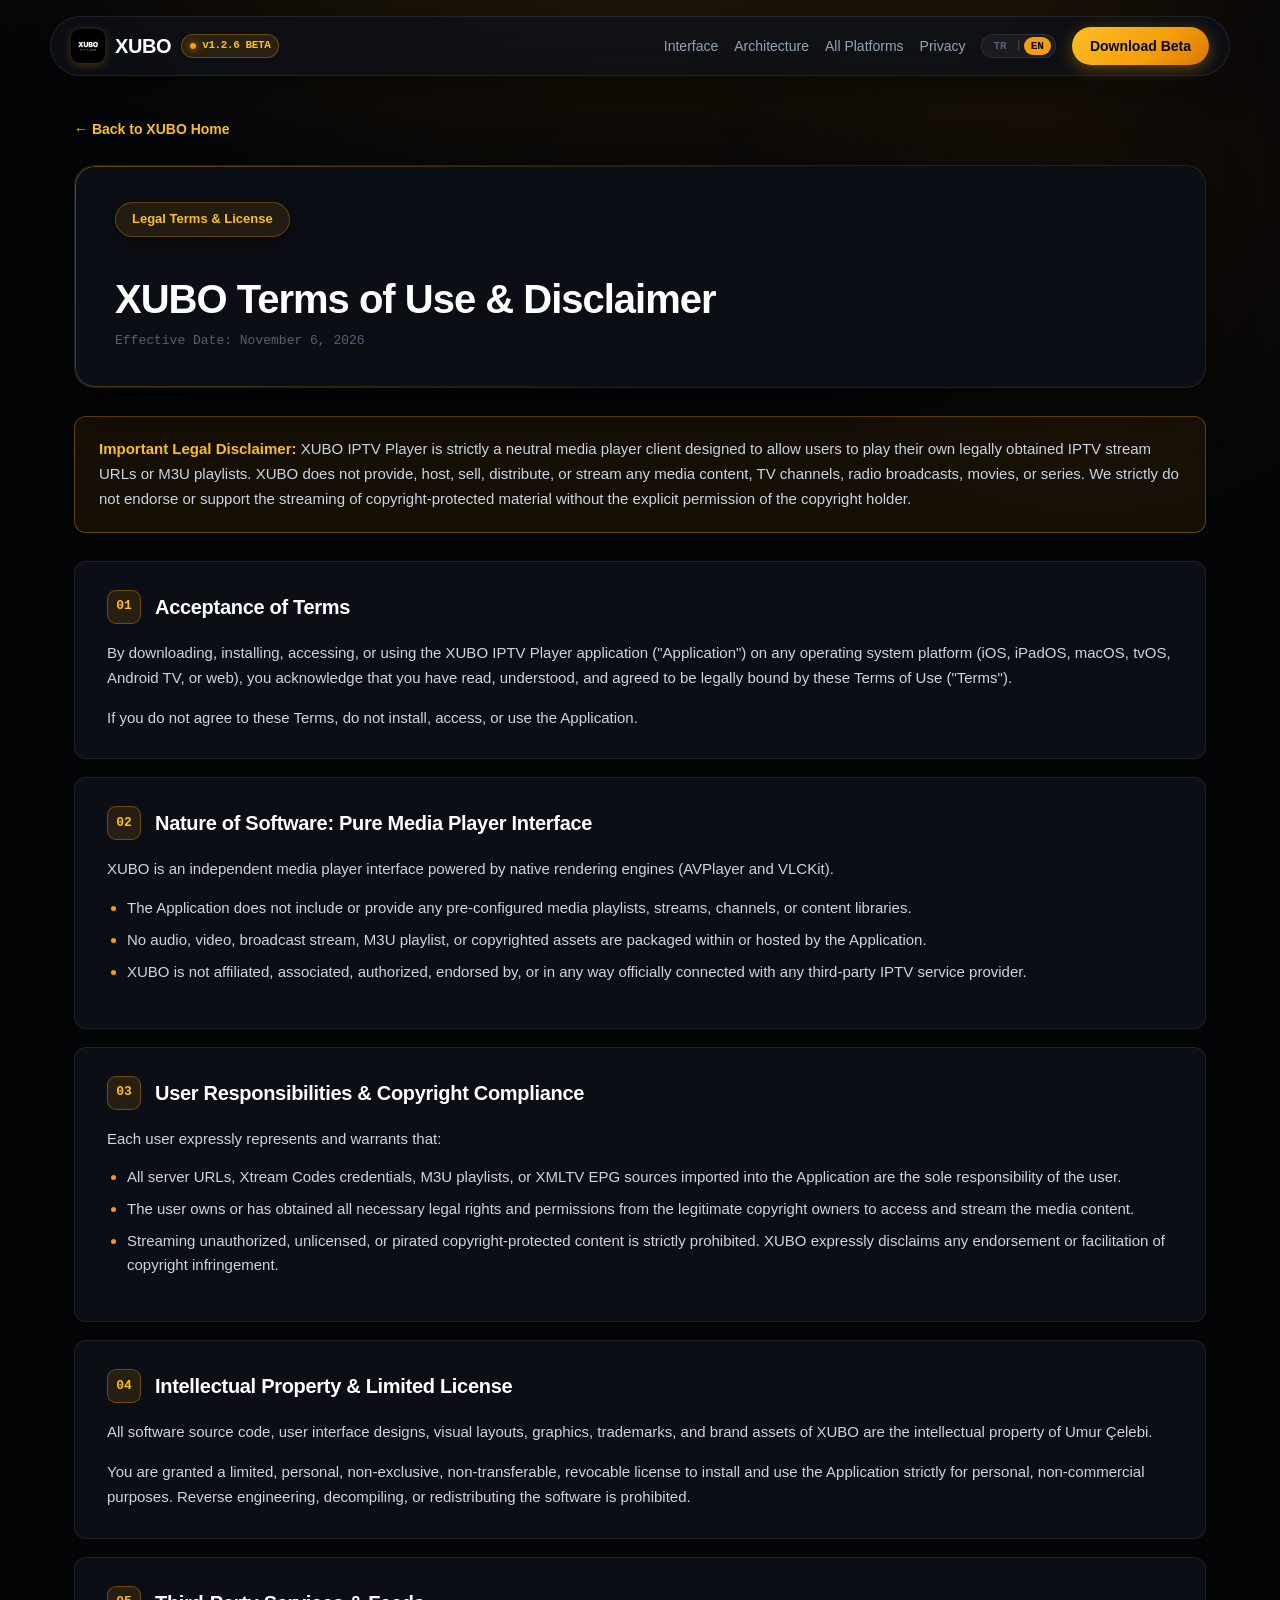
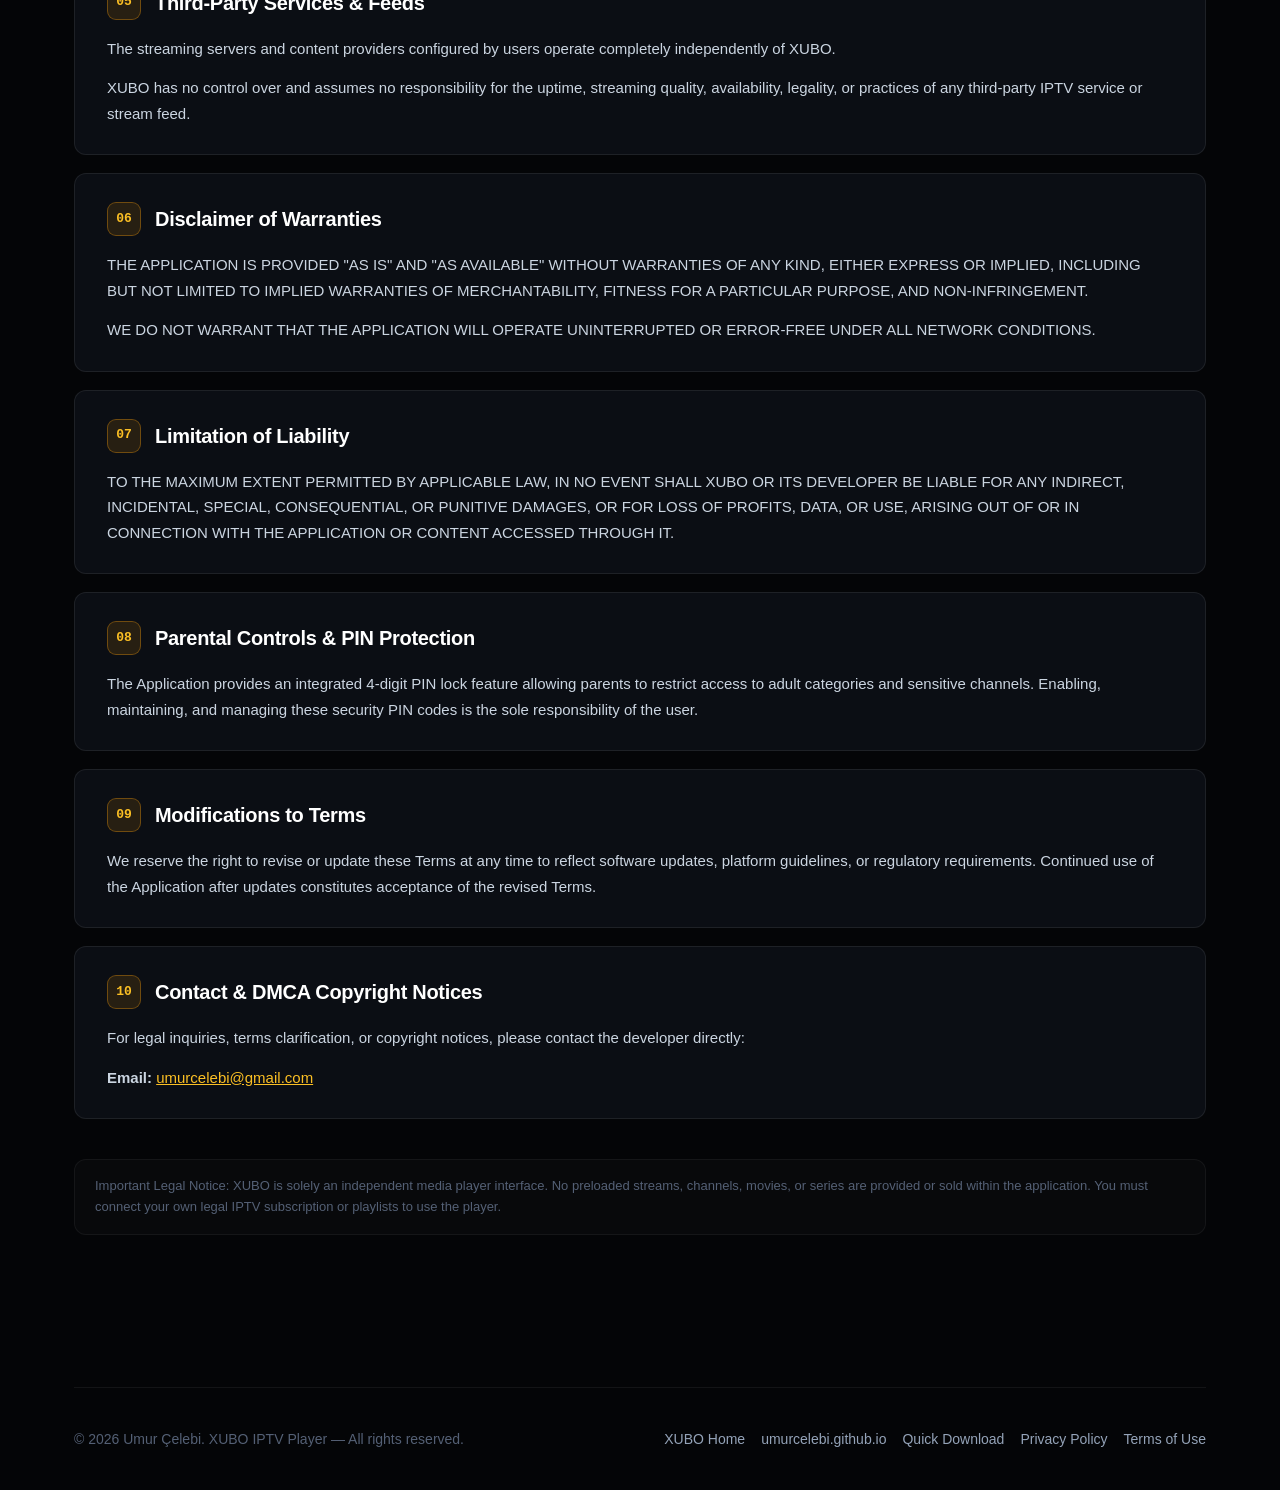
<file: xubo/terms.html>
<!doctype html>
<html lang="tr" data-title-key="terms_page_title">
<head>
  <meta charset="utf-8">
  <meta name="viewport" content="width=device-width, initial-scale=1">
  <script>
    (function() {
      var p = new URLSearchParams(window.location.search).get('lang');
      var l = p || localStorage.getItem('xubo_site_lang');
      if (!l) {
        var bl = (navigator.language || '').toLowerCase();
        l = bl.startsWith('tr') ? 'tr' : 'en';
      }
      if (l === 'en' || l === 'tr') {
        document.documentElement.lang = l;
      }
    })();
  </script>
  <title>Kullanım Koşulları & Yasal Uyarı — XUBO IPTV Player</title>
  <meta name="description" content="XUBO IPTV Player kullanım koşulları, lisans sözleşmesi, telif hakları ve yasal sorumluluk reddi bildirimi.">
  <link rel="icon" href="favicon.png" type="image/png">
  <link rel="stylesheet" href="assets/css/xubo.css">
  <style>
    /* Instant CSS toggle before JS execution */
    html[lang="en"] [data-lang-block="tr"] {
      display: none !important;
    }
    html[lang="tr"] [data-lang-block="en"] {
      display: none !important;
    }

    .policy-wrapper {
      padding-top: 16px;
      padding-bottom: 72px;
    }

    .policy-back-link {
      font-size: 14px;
      font-weight: 600;
      color: var(--amber-bright);
      display: inline-flex;
      align-items: center;
      gap: 6px;
      margin-bottom: 24px;
      text-decoration: none;
      transition: color 0.2s ease, transform 0.2s ease;
    }

    .policy-back-link:hover {
      color: #fde68a;
      transform: translateX(-3px);
    }

    .policy-hero {
      background: var(--bg-surface);
      border: 1px solid var(--border-glass);
      border-radius: var(--radius-lg);
      padding: 36px 40px;
      margin-bottom: 28px;
      position: relative;
      overflow: hidden;
      box-shadow: 0 16px 48px rgba(0, 0, 0, 0.4);
    }

    .policy-hero::before {
      content: '';
      position: absolute;
      inset: 0;
      border-radius: var(--radius-lg);
      padding: 1px;
      background: linear-gradient(135deg, rgba(245, 158, 11, 0.4), transparent 60%);
      -webkit-mask: linear-gradient(#fff 0 0) content-box, linear-gradient(#fff 0 0);
      -webkit-mask-composite: xor;
      mask-composite: exclude;
      pointer-events: none;
    }

    .policy-hero h1 {
      font-size: clamp(28px, 4.5vw, 40px);
      font-weight: 850;
      letter-spacing: -0.025em;
      color: var(--text-primary);
      margin: 14px 0 8px;
      line-height: 1.2;
    }

    .policy-date {
      color: var(--text-dim);
      font-family: var(--font-mono);
      font-size: 13px;
      margin: 0;
    }

    .policy-notice {
      background: rgba(245, 158, 11, 0.07);
      border: 1px solid var(--amber-border);
      border-radius: var(--radius-md);
      padding: 20px 24px;
      margin: 28px 0;
      color: var(--text-secondary);
      font-size: 15px;
      line-height: 1.65;
    }

    .policy-notice strong {
      color: var(--amber-bright);
    }

    .policy-grid {
      display: flex;
      flex-direction: column;
      gap: 18px;
    }

    .policy-card {
      background: var(--bg-surface);
      border: 1px solid var(--border-glass);
      border-radius: var(--radius-md);
      padding: 28px 32px;
      transition: border-color 0.25s ease, box-shadow 0.25s ease;
    }

    .policy-card:hover {
      border-color: var(--border-glass-hover);
      box-shadow: 0 12px 32px rgba(0, 0, 0, 0.35);
    }

    .policy-header-row {
      display: flex;
      align-items: center;
      gap: 14px;
      margin-bottom: 16px;
    }

    .policy-num {
      display: inline-flex;
      align-items: center;
      justify-content: center;
      width: 34px;
      height: 34px;
      border-radius: 9px;
      background: rgba(245, 158, 11, 0.12);
      border: 1px solid var(--amber-border);
      color: var(--amber-bright);
      font-family: var(--font-mono);
      font-size: 13px;
      font-weight: 800;
      flex-shrink: 0;
    }

    .policy-card h2 {
      margin: 0;
      font-size: 20px;
      font-weight: 750;
      color: var(--text-primary);
      letter-spacing: -0.015em;
    }

    .policy-card p {
      margin: 0 0 14px;
      color: var(--text-secondary);
      line-height: 1.7;
      font-size: 15px;
    }

    .policy-card p:last-child {
      margin-bottom: 0;
    }

    .policy-card ul {
      margin: 8px 0 16px;
      padding-left: 20px;
      color: var(--text-secondary);
    }

    .policy-card li {
      margin-bottom: 8px;
      line-height: 1.6;
      font-size: 15px;
    }

    .policy-card li::marker {
      color: var(--amber);
    }

    .policy-card a {
      color: var(--amber-bright);
      text-decoration: underline;
    }

    .policy-card a:hover {
      color: #fde68a;
    }

    @media (max-width: 640px) {
      .policy-hero {
        padding: 24px 20px;
      }
      .policy-card {
        padding: 22px 20px;
      }
    }
  </style>
  <script src="assets/js/xubo.js" defer></script>
</head>
<body>

  <!-- Floating Capsule Navigation -->
  <div class="nav-wrapper">
    <header class="floating-nav">
      <a href="./" class="nav-brand" aria-label="XUBO">
        <img src="assets/img/xubo-icon.png" alt="XUBO Logo" width="34" height="34">
        <span>XUBO</span>
        <span class="pulse-indicator">
          <span class="pulse-dot" aria-hidden="true"></span>
          v1.2.6 BETA
        </span>
      </a>

      <nav class="nav-menu" aria-label="Menü">
        <a class="nav-opt" href="./#ekranlar" data-i18n="nav_screens">Arayüz</a>
        <a class="nav-opt" href="./#ozellikler" data-i18n="nav_architecture">Mimarisi</a>
        <a class="nav-opt" href="./#ekosistem" data-i18n="nav_devices">Tüm Platformlar</a>
        <a class="nav-opt" href="privacy.html" data-i18n="nav_privacy">Gizlilik</a>
        
        <!-- Language Switcher -->
        <div class="lang-switcher" aria-label="Dil Seçimi">
          <button type="button" class="lang-btn is-active" data-lang="tr" aria-pressed="true">TR</button>
          <span class="lang-sep" aria-hidden="true">|</span>
          <button type="button" class="lang-btn" data-lang="en" aria-pressed="false">EN</button>
        </div>

        <a class="btn-nav-cta" href="indir.html" data-i18n="nav_beta_cta">Beta İndir</a>
      </nav>
    </header>
  </div>

  <div class="wrap" style="padding-top: 16px;">
    <main id="icerik" class="policy-wrapper">
      <div>
        <a href="./" class="policy-back-link">
          <span data-i18n="nav_back_home">← XUBO Tanıtım Sayfasına Dön</span>
        </a>
      </div>

      <!-- Hero Card -->
      <div class="policy-hero">
        <div class="hero-pill-badge" style="background: rgba(245, 158, 11, 0.1); border-color: rgba(245, 158, 11, 0.3); color: var(--amber-bright);" data-i18n="terms_badge">
          Yasal Koşullar & Lisans
        </div>
        <h1 data-i18n="terms_h1">XUBO Kullanım Koşulları & Yasal Uyarı</h1>
        <p class="policy-date" data-i18n="terms_date">
          Yürürlük Tarihi: 6 Kasım 2026
        </p>
      </div>

      <!-- ===================================================================
           TÜRKÇE İÇERİK BLOĞU (TR)
           =================================================================== -->
      <div data-lang-block="tr">
        <div class="policy-notice">
          <strong>Önemli Yasal Sorumluluk Reddi (Disclaimer):</strong> XUBO IPTV Player, kullanıcının kendi yasal IPTV yayın akışlarını veya M3U oynatma listelerini oynatmasını sağlayan tarafsız bir medya oynatıcı istemcisidir. XUBO hiçbir şekilde medya içeriği, televizyon kanalı, radyo yayını, film veya dizi barındırmaz, satmaz, dağıtmaz, iletmez veya sağlamaz. Telif hakkı sahibinin açık izni olmaksızın korunan materyallerin akışını kesinlikle onaylamıyoruz.
        </div>

        <div class="policy-grid">
          <!-- 1. Şartların Kabulü -->
          <article class="policy-card">
            <div class="policy-header-row">
              <span class="policy-num">01</span>
              <h2>Şartların Kabulü</h2>
            </div>
            <p>
              XUBO IPTV Player uygulamasını ("Uygulama") herhangi bir platformda (iOS, iPadOS, macOS, tvOS, Android TV veya web) indirerek, kurarak, erişerek veya kullanarak, işbu Kullanım Koşulları'nı ("Koşullar") tamamen okuduğunuzu, anladığınızı ve bunlara yasal olarak bağlı kalmayı kabul etmiş sayılırsınız.
            </p>
            <p>
              Bu Koşulları kabul etmiyorsanız, Uygulamayı cihazınıza yüklememeli ve kullanmamalısınız.
            </p>
          </article>

          <!-- 2. Yazılımın Niteliği -->
          <article class="policy-card">
            <div class="policy-header-row">
              <span class="policy-num">02</span>
              <h2>Yazılımın Niteliği: Yalnızca Medya Oynatıcı</h2>
            </div>
            <p>
              XUBO, teknik olarak VLCKit ve AVPlayer temelli, bağımsız bir kullanıcı arayüzü ve medya oynatıcı yazılımıdır.
            </p>
            <ul>
              <li>Uygulama herhangi bir içerik kütüphanesine, yayın sunucusuna veya medya akışına önceden tanımlı olarak sahip değildir.</li>
              <li>Uygulama paketinin içinde hiçbir ses, görüntü, video akışı, M3U listesi, kanal logosu veya telifli program verisi bulunmaz.</li>
              <li>XUBO, hiçbir üçüncü taraf IPTV sağlayıcısı, sunucusu veya içerik dağıtıcısı ile ilişkili, bağlantılı veya ortak değildir.</li>
            </ul>
          </article>

          <!-- 3. Kullanıcı Yükümlülükleri ve Telif Hakları -->
          <article class="policy-card">
            <div class="policy-header-row">
              <span class="policy-num">03</span>
              <h2>Kullanıcı Yükümlülükleri ve Telif Hakları</h2>
            </div>
            <p>
              Uygulamayı kullanan her kullanıcı şunları açıkça beyan ve taahhüt eder:
            </p>
            <ul>
              <li>Uygulamaya girilen sunucu adresleri (Xtream Codes API), M3U/M3U8 çalma listeleri ve erişim bilgileri tamamen kullanıcının kendi sorumluluğundadır.</li>
              <li>Kullanıcı, eriştiği tüm yayın ve içeriklerin telif hakkı sahibinden yasal olarak edinilmiş olduğunu ve yürürlükteki telif hukuku kurallarına uygun olduğunu garanti eder.</li>
              <li>Telif hakkıyla korunan yayınların, televizyon kanallarının, filmlerin veya dizilerin yetkisiz veya korsan yayın kaynaklarından izlenmesi kesinlikle yasaktır. XUBO bu tür kullanımları hiçbir şekilde desteklemez ve teşvik etmez.</li>
            </ul>
          </article>

          <!-- 4. Fikri Mülkiyet Hakları ve Lisans -->
          <article class="policy-card">
            <div class="policy-header-row">
              <span class="policy-num">04</span>
              <h2>Fikri Mülkiyet Hakları ve Lisans</h2>
            </div>
            <p>
              XUBO yazılımının tüm kaynak kodları, görsel tasarımları, logoları, arayüz bileşenleri ve marka hakları Umur Çelebi'ye aittir.
            </p>
            <p>
              Kullanıcılara, Uygulamayı desteklenen cihazlarında kişisel ve ticari olmayan amaçlarla kullanabilmeleri için geri alınabilir, münhasır olmayan, devredilemez ve sınırlı bir lisans verilmektedir. Uygulamanın tersine mühendislikle çözülmesi, kaynak koda dönüştürülmesi veya yetkisiz olarak yeniden dağıtılması yasaktır.
            </p>
          </article>

          <!-- 5. Üçüncü Taraf Servisler ve Bağlantılar -->
          <article class="policy-card">
            <div class="policy-header-row">
              <span class="policy-num">05</span>
              <h2>Üçüncü Taraf Servisler ve Bağlantılar</h2>
            </div>
            <p>
              Kullanıcının yapılandırdığı IPTV sağlayıcıları ve akış sunucuları XUBO'nun kontrolü dışındadır.
            </p>
            <p>
              XUBO; kullanıcının bağlandığı üçüncü taraf servislerin kesintisizliğini, yayın kalitesini, yayın süresini, doğruluğunu veya yasallığını denetlemez, garanti etmez ve bunlardan doğabilecek hiçbir aksaklıktan sorumlu tutulamaz.
            </p>
          </article>

          <!-- 6. Garanti Reddi -->
          <article class="policy-card">
            <div class="policy-header-row">
              <span class="policy-num">06</span>
              <h2>Garanti Reddi (Disclaimer of Warranties)</h2>
            </div>
            <p>
              UYGULAMA "OLDUĞU GİBİ" (AS IS) VE "MEVCUT OLDUĞU ŞEKİLDE" (AS AVAILABLE) ESASIYLA SUNULMAKTADIR. YASALARIN İZİN VERDİĞİ AZAMİ ÖLÇÜDE, XUBO VE GELİŞTİRİCİSİ; TİCARİ ELVERİŞLİLİK, BELİRLİ BİR AMACA UYGUNLUK VEYA İHLAL ETMEME DAHİL OLMAK ÜZERE AÇIK VEYA ZIMNİ HİÇBİR GARANTİ VERMEMEKTEDİR.
            </p>
            <p>
              Uygulamanın kesintisiz, hatasız veya tüm ağ koşullarında kusursuz çalışacağı yönünde herhangi bir garanti taahhüt edilmez.
            </p>
          </article>

          <!-- 7. Sorumluluğun Sınırlandırılması -->
          <article class="policy-card">
            <div class="policy-header-row">
              <span class="policy-num">07</span>
              <h2>Sorumluluğun Sınırlandırılması (Limitation of Liability)</h2>
            </div>
            <p>
              YÜRÜRLÜKTEKİ KANUNLARIN İZİN VERDİĞİ EN GENİŞ KAPSAMDA; XUBO, GELİŞTİRİCİSİ VEYA LİSANSÖRLERİ; UYGULAMANIN KULLANIMINDAN VEYA KULLANILAMAMASINDAN DOĞAN KÂR KAYBI, VERİ KAYBI, CİHAZ HASARI VEYA TELİF HAKKI İHLALLERİ DAHİL HİÇBİR DOĞRUDAN, DOLAYLI, ÖZEL VEYA CEZAİ ZARARDAN SORUMLU TUTULAMAZ.
            </p>
          </article>

          <!-- 8. Ebeveyn Kontrolü ve Güvenlik -->
          <article class="policy-card">
            <div class="policy-header-row">
              <span class="policy-num">08</span>
              <h2>Ebeveyn Kontrolü ve Güvenlik</h2>
            </div>
            <p>
              Uygulama, ebeveynlerin çocuklarını uygunsuz içeriklerden korumalarına yardımcı olmak amacıyla 4 haneli PIN korumalı kategori kilitleme özelliği sunar. Bu kilitlerin ayarlanması ve güvenli tutulması ebeveynin / kullanıcının sorumluluğundadır.
            </p>
          </article>

          <!-- 9. Değişiklikler ve Yürürlük -->
          <article class="policy-card">
            <div class="policy-header-row">
              <span class="policy-num">09</span>
              <h2>Koşullardaki Değişiklikler</h2>
            </div>
            <p>
              İşbu Kullanım Koşulları; yeni uygulama işlevleri, mevzuat değişiklikleri veya platform gereksinimleri doğrultusunda önceden haber verilmeksizin güncellenebilir.
            </p>
            <p>
              Değişiklikler bu web sayfasında yayımlandığı andan itibaren geçerlilik kazanır.
            </p>
          </article>

          <!-- 10. İletişim ve Telif Bildirimleri -->
          <article class="policy-card">
            <div class="policy-header-row">
              <span class="policy-num">10</span>
              <h2>İletişim & DMCA Telif Bildirimleri</h2>
            </div>
            <p>
              Kullanım koşulları, lisans hakları veya telif bildirimi (DMCA / EU Copyright) talepleriniz için doğrudan geliştirici ile iletişime geçebilirsiniz:
            </p>
            <p>
              <strong>E-posta:</strong> <a href="mailto:umurcelebi@gmail.com">umurcelebi@gmail.com</a>
            </p>
          </article>
        </div>
      </div>

      <!-- ===================================================================
           ENGLISH CONTENT BLOCK (EN)
           =================================================================== -->
      <div data-lang-block="en">
        <div class="policy-notice">
          <strong>Important Legal Disclaimer:</strong> XUBO IPTV Player is strictly a neutral media player client designed to allow users to play their own legally obtained IPTV stream URLs or M3U playlists. XUBO does not provide, host, sell, distribute, or stream any media content, TV channels, radio broadcasts, movies, or series. We strictly do not endorse or support the streaming of copyright-protected material without the explicit permission of the copyright holder.
        </div>

        <div class="policy-grid">
          <!-- 1. Acceptance of Terms -->
          <article class="policy-card">
            <div class="policy-header-row">
              <span class="policy-num">01</span>
              <h2>Acceptance of Terms</h2>
            </div>
            <p>
              By downloading, installing, accessing, or using the XUBO IPTV Player application ("Application") on any operating system platform (iOS, iPadOS, macOS, tvOS, Android TV, or web), you acknowledge that you have read, understood, and agreed to be legally bound by these Terms of Use ("Terms").
            </p>
            <p>
              If you do not agree to these Terms, do not install, access, or use the Application.
            </p>
          </article>

          <!-- 2. Nature of Software -->
          <article class="policy-card">
            <div class="policy-header-row">
              <span class="policy-num">02</span>
              <h2>Nature of Software: Pure Media Player Interface</h2>
            </div>
            <p>
              XUBO is an independent media player interface powered by native rendering engines (AVPlayer and VLCKit).
            </p>
            <ul>
              <li>The Application does not include or provide any pre-configured media playlists, streams, channels, or content libraries.</li>
              <li>No audio, video, broadcast stream, M3U playlist, or copyrighted assets are packaged within or hosted by the Application.</li>
              <li>XUBO is not affiliated, associated, authorized, endorsed by, or in any way officially connected with any third-party IPTV service provider.</li>
            </ul>
          </article>

          <!-- 3. User Responsibilities & Copyright Compliance -->
          <article class="policy-card">
            <div class="policy-header-row">
              <span class="policy-num">03</span>
              <h2>User Responsibilities & Copyright Compliance</h2>
            </div>
            <p>
              Each user expressly represents and warrants that:
            </p>
            <ul>
              <li>All server URLs, Xtream Codes credentials, M3U playlists, or XMLTV EPG sources imported into the Application are the sole responsibility of the user.</li>
              <li>The user owns or has obtained all necessary legal rights and permissions from the legitimate copyright owners to access and stream the media content.</li>
              <li>Streaming unauthorized, unlicensed, or pirated copyright-protected content is strictly prohibited. XUBO expressly disclaims any endorsement or facilitation of copyright infringement.</li>
            </ul>
          </article>

          <!-- 4. Intellectual Property & Limited License -->
          <article class="policy-card">
            <div class="policy-header-row">
              <span class="policy-num">04</span>
              <h2>Intellectual Property & Limited License</h2>
            </div>
            <p>
              All software source code, user interface designs, visual layouts, graphics, trademarks, and brand assets of XUBO are the intellectual property of Umur Çelebi.
            </p>
            <p>
              You are granted a limited, personal, non-exclusive, non-transferable, revocable license to install and use the Application strictly for personal, non-commercial purposes. Reverse engineering, decompiling, or redistributing the software is prohibited.
            </p>
          </article>

          <!-- 5. Third-Party Services -->
          <article class="policy-card">
            <div class="policy-header-row">
              <span class="policy-num">05</span>
              <h2>Third-Party Services & Feeds</h2>
            </div>
            <p>
              The streaming servers and content providers configured by users operate completely independently of XUBO.
            </p>
            <p>
              XUBO has no control over and assumes no responsibility for the uptime, streaming quality, availability, legality, or practices of any third-party IPTV service or stream feed.
            </p>
          </article>

          <!-- 6. Disclaimer of Warranties -->
          <article class="policy-card">
            <div class="policy-header-row">
              <span class="policy-num">06</span>
              <h2>Disclaimer of Warranties</h2>
            </div>
            <p>
              THE APPLICATION IS PROVIDED "AS IS" AND "AS AVAILABLE" WITHOUT WARRANTIES OF ANY KIND, EITHER EXPRESS OR IMPLIED, INCLUDING BUT NOT LIMITED TO IMPLIED WARRANTIES OF MERCHANTABILITY, FITNESS FOR A PARTICULAR PURPOSE, AND NON-INFRINGEMENT.
            </p>
            <p>
              WE DO NOT WARRANT THAT THE APPLICATION WILL OPERATE UNINTERRUPTED OR ERROR-FREE UNDER ALL NETWORK CONDITIONS.
            </p>
          </article>

          <!-- 7. Limitation of Liability -->
          <article class="policy-card">
            <div class="policy-header-row">
              <span class="policy-num">07</span>
              <h2>Limitation of Liability</h2>
            </div>
            <p>
              TO THE MAXIMUM EXTENT PERMITTED BY APPLICABLE LAW, IN NO EVENT SHALL XUBO OR ITS DEVELOPER BE LIABLE FOR ANY INDIRECT, INCIDENTAL, SPECIAL, CONSEQUENTIAL, OR PUNITIVE DAMAGES, OR FOR LOSS OF PROFITS, DATA, OR USE, ARISING OUT OF OR IN CONNECTION WITH THE APPLICATION OR CONTENT ACCESSED THROUGH IT.
            </p>
          </article>

          <!-- 8. Parental Controls -->
          <article class="policy-card">
            <div class="policy-header-row">
              <span class="policy-num">08</span>
              <h2>Parental Controls & PIN Protection</h2>
            </div>
            <p>
              The Application provides an integrated 4-digit PIN lock feature allowing parents to restrict access to adult categories and sensitive channels. Enabling, maintaining, and managing these security PIN codes is the sole responsibility of the user.
            </p>
          </article>

          <!-- 9. Changes to Terms -->
          <article class="policy-card">
            <div class="policy-header-row">
              <span class="policy-num">09</span>
              <h2>Modifications to Terms</h2>
            </div>
            <p>
              We reserve the right to revise or update these Terms at any time to reflect software updates, platform guidelines, or regulatory requirements. Continued use of the Application after updates constitutes acceptance of the revised Terms.
            </p>
          </article>

          <!-- 10. Contact & DMCA Inquiries -->
          <article class="policy-card">
            <div class="policy-header-row">
              <span class="policy-num">10</span>
              <h2>Contact & DMCA Copyright Notices</h2>
            </div>
            <p>
              For legal inquiries, terms clarification, or copyright notices, please contact the developer directly:
            </p>
            <p>
              <strong>Email:</strong> <a href="mailto:umurcelebi@gmail.com">umurcelebi@gmail.com</a>
            </p>
          </article>
        </div>
      </div>

      <!-- Legal Box -->
      <div class="legal-box" style="margin-top: 40px;" data-i18n="legal_text">
        Önemli Yasal Bilgilendirme: XUBO yalnızca bağımsız bir medya oynatıcı arayüzüdür. Uygulama içerisinde hazır yayın, kanal, film veya dizi bulunmaz ve satılmaz. Hizmetten yararlanmak için kendi yasal IPTV aboneliğinizi kullanmanız gerekir.
      </div>
    </main>

    <!-- Footer -->
    <footer class="global-footer">
      <div class="footer-inner">
        <div data-i18n="footer_copy">
          © 2026 Umur Çelebi. XUBO IPTV Player — Tüm hakları saklıdır.
        </div>
        <div class="footer-links">
          <a href="./" data-i18n="nav_home">XUBO Tanıtım</a>
          <a href="../">umurcelebi.github.io</a>
          <a href="indir.html" data-i18n="footer_quick_dl">Hızlı İndirme</a>
          <a href="privacy.html" data-i18n="footer_privacy">Gizlilik Politikası</a>
          <a href="terms.html" data-i18n="footer_terms">Kullanım Koşulları</a>
        </div>
      </div>
    </footer>
  </div>

</body>
</html>
</file>
<file: xubo/assets/css/xubo.css>
/* ==========================================================================
   XUBO — Next-Gen IPTV Media Player
   Bespoke Design: Dark Titanium, Cyber-OLED & Warm Amber Luminescence
   Fully Responsive & Mobile-Optimized (Zero Overflow)
   ========================================================================== */

:root {
  --bg-core: #040507;
  --bg-deep: #07090d;
  --bg-surface: #0b0e14;
  --bg-glass: rgba(14, 18, 26, 0.76);
  --bg-glass-hover: rgba(22, 28, 40, 0.88);
  --bg-card: #0f131c;

  --border-glass: rgba(255, 255, 255, 0.08);
  --border-glass-hover: rgba(245, 158, 11, 0.4);
  --border-subtle: #171c26;

  /* Brand Accent: Warm Amber & Golden Titanium */
  --amber: #f59e0b;
  --amber-bright: #fbbf24;
  --amber-light: #fef3c7;
  --amber-glow: rgba(245, 158, 11, 0.28);
  --amber-subtle: rgba(245, 158, 11, 0.12);
  --amber-border: rgba(245, 158, 11, 0.35);
  --amber-gradient: linear-gradient(135deg, #fbbf24 0%, #f59e0b 60%, #d97706 100%);

  --text-primary: #ffffff;
  --text-secondary: #cbd5e1;
  --text-muted: #94a3b8;
  --text-dim: #546075;

  --font-sans: -apple-system, BlinkMacSystemFont, "Segoe UI", Roboto, "Inter", Helvetica, Arial, sans-serif;
  --font-mono: "JetBrains Mono", ui-monospace, SFMono-Regular, Menlo, Monaco, Consolas, monospace;

  --container: 1180px;
  --radius-lg: 20px;
  --radius-md: 12px;
  --radius-pill: 999px;

  color-scheme: dark;
}

*, *::before, *::after {
  box-sizing: border-box;
}

html {
  -webkit-text-size-adjust: 100%;
  scroll-behavior: smooth;
  background-color: var(--bg-core);
  overflow-x: hidden;
}

body {
  margin: 0;
  padding: 0;
  width: 100%;
  max-width: 100%;
  font-family: var(--font-sans);
  font-size: 16px;
  line-height: 1.6;
  color: var(--text-secondary);
  background-color: var(--bg-core);
  background-image: 
    radial-gradient(ellipse 90% 60% at 50% -10%, rgba(245, 158, 11, 0.14) 0%, transparent 60%),
    radial-gradient(circle 500px at 85% 20%, rgba(217, 119, 6, 0.08) 0%, transparent 70%);
  background-attachment: fixed;
  -webkit-font-smoothing: antialiased;
  -moz-osx-font-smoothing: grayscale;
  overflow-x: hidden;
}

img {
  max-width: 100%;
  height: auto;
  display: block;
}

a {
  color: var(--amber-bright);
  text-decoration: none;
  transition: all 0.2s ease;
}

a:hover {
  color: #fde68a;
}

:focus-visible {
  outline: 2px solid var(--amber);
  outline-offset: 4px;
  border-radius: 8px;
}

.wrap {
  width: 100%;
  max-width: var(--container);
  margin: 0 auto;
  padding: 0 24px;
  box-sizing: border-box;
}

@media (max-width: 640px) {
  .wrap {
    padding: 0 16px;
  }
}

/* ==========================================================================
   Floating Glass Navigation Header
   ========================================================================== */

.nav-wrapper {
  position: sticky;
  top: 16px;
  z-index: 100;
  padding: 0 16px;
  margin-bottom: 24px;
  box-sizing: border-box;
}

.floating-nav {
  max-width: var(--container);
  margin: 0 auto;
  background: var(--bg-glass);
  backdrop-filter: blur(20px);
  -webkit-backdrop-filter: blur(20px);
  border: 1px solid var(--border-glass);
  border-radius: var(--radius-pill);
  padding: 10px 20px;
  display: flex;
  align-items: center;
  justify-content: space-between;
  box-shadow: 0 16px 40px -10px rgba(0, 0, 0, 0.6);
  box-sizing: border-box;
}

.nav-brand {
  display: flex;
  align-items: center;
  gap: 10px;
  color: var(--text-primary);
  font-weight: 800;
  font-size: 20px;
  letter-spacing: -0.02em;
  flex-shrink: 0;
}

.nav-brand img {
  width: 34px;
  height: 34px;
  border-radius: 9px;
  box-shadow: 0 2px 10px rgba(245, 158, 11, 0.3);
}

.nav-brand .pulse-indicator {
  display: inline-flex;
  align-items: center;
  gap: 6px;
  font-size: 11px;
  font-family: var(--font-mono);
  font-weight: 700;
  color: var(--amber-bright);
  background: var(--amber-subtle);
  border: 1px solid var(--amber-border);
  padding: 2px 8px;
  border-radius: var(--radius-pill);
}

.pulse-dot {
  width: 6px;
  height: 6px;
  border-radius: 50%;
  background: var(--amber);
  box-shadow: 0 0 8px var(--amber);
  animation: pulseAnim 2s infinite ease-in-out;
}

@keyframes pulseAnim {
  0%, 100% { opacity: 1; transform: scale(1); }
  50% { opacity: 0.4; transform: scale(0.85); }
}

.nav-menu {
  display: flex;
  align-items: center;
  gap: 16px;
  font-size: 14px;
  font-weight: 500;
}

.nav-menu a {
  color: var(--text-muted);
}

.nav-menu a:hover {
  color: var(--text-primary);
}

/* Language Switcher */
.lang-switcher {
  display: inline-flex;
  align-items: center;
  background: rgba(255, 255, 255, 0.05);
  border: 1px solid var(--border-glass);
  border-radius: var(--radius-pill);
  padding: 2px 4px;
  gap: 2px;
  font-size: 11px;
  font-family: var(--font-mono);
  font-weight: 700;
  flex-shrink: 0;
}

.lang-btn {
  background: none;
  border: none;
  color: var(--text-dim);
  padding: 3px 7px;
  border-radius: var(--radius-pill);
  cursor: pointer;
  transition: all 0.2s ease;
  font-family: inherit;
  font-size: inherit;
  font-weight: inherit;
}

.lang-btn:hover {
  color: var(--text-primary);
}

.lang-btn.is-active {
  background: var(--amber);
  color: #040507;
}

.lang-sep {
  color: rgba(255, 255, 255, 0.15);
  font-size: 10px;
}

.btn-nav-cta {
  background: var(--amber-gradient);
  color: #040507 !important;
  font-weight: 750;
  padding: 8px 18px;
  border-radius: var(--radius-pill);
  box-shadow: 0 4px 16px rgba(245, 158, 11, 0.35);
  transition: transform 0.2s ease, box-shadow 0.2s ease;
  white-space: nowrap;
  flex-shrink: 0;
}

.btn-nav-cta:hover {
  transform: translateY(-1px);
  box-shadow: 0 6px 22px rgba(245, 158, 11, 0.5);
}

@media (max-width: 820px) {
  .nav-menu a.nav-opt {
    display: none;
  }
}

@media (max-width: 480px) {
  .nav-wrapper {
    top: 10px;
    padding: 0 8px;
  }
  .floating-nav {
    padding: 8px 12px;
  }
  .nav-brand {
    font-size: 18px;
    gap: 8px;
  }
  .nav-brand img {
    width: 28px;
    height: 28px;
  }
  .nav-brand .pulse-indicator {
    display: none; /* Hide badge on mobile header to prevent button collisions */
  }
  .nav-menu {
    gap: 8px;
  }
  .btn-nav-cta {
    padding: 6px 12px;
    font-size: 12px;
  }
}

/* ==========================================================================
   Hero Stage (Theatrical, Symmetrical & Cinematic)
   ========================================================================== */

.hero-stage {
  padding: 48px 0 32px;
  text-align: center;
  box-sizing: border-box;
}

.hero-pill-badge {
  display: inline-flex;
  align-items: center;
  justify-content: center;
  gap: 8px;
  background: rgba(255, 255, 255, 0.04);
  border: 1px solid var(--border-glass);
  padding: 6px 16px;
  border-radius: var(--radius-pill);
  font-size: 13px;
  font-weight: 600;
  color: var(--text-secondary);
  margin-bottom: 24px;
  box-shadow: 0 4px 20px rgba(0, 0, 0, 0.4);
  max-width: 100%;
  box-sizing: border-box;
}

.hero-pill-badge span.tag-highlight {
  color: var(--amber-bright);
  font-weight: 700;
}

.hero-stage h1 {
  font-size: clamp(30px, 6.5vw, 84px);
  font-weight: 850;
  line-height: 1.08;
  letter-spacing: -0.04em;
  color: var(--text-primary);
  margin: 0 auto 20px;
  max-width: 17ch;
  overflow-wrap: break-word;
}

.hero-stage h1 .gradient-text {
  background: linear-gradient(135deg, #ffffff 30%, #fbbf24 70%, #d97706 100%);
  -webkit-background-clip: text;
  -webkit-text-fill-color: transparent;
}

.hero-stage .hero-lead {
  font-size: clamp(15px, 2vw, 21px);
  color: var(--text-muted);
  max-width: 64ch;
  margin: 0 auto 36px;
  line-height: 1.6;
}

.hero-buttons {
  display: flex;
  flex-wrap: wrap;
  align-items: center;
  justify-content: center;
  gap: 16px;
  margin-bottom: 36px;
  width: 100%;
}

.btn-glow-primary {
  display: inline-flex;
  align-items: center;
  justify-content: center;
  gap: 10px;
  background: var(--amber-gradient);
  color: #040507;
  font-size: 17px;
  font-weight: 750;
  padding: 14px 30px;
  border-radius: var(--radius-pill);
  box-shadow: 0 10px 32px -4px var(--amber-glow);
  transition: all 0.25s ease;
  box-sizing: border-box;
}

.btn-glow-primary:hover {
  color: #000000;
  transform: translateY(-2px);
  box-shadow: 0 14px 40px -2px rgba(245, 158, 11, 0.45);
}

.btn-glass-secondary {
  display: inline-flex;
  align-items: center;
  justify-content: center;
  gap: 8px;
  background: var(--bg-glass);
  backdrop-filter: blur(12px);
  color: var(--text-primary);
  border: 1px solid var(--border-glass);
  font-size: 16px;
  font-weight: 600;
  padding: 14px 26px;
  border-radius: var(--radius-pill);
  transition: all 0.2s ease;
  box-sizing: border-box;
}

.btn-glass-secondary:hover {
  background: var(--bg-glass-hover);
  border-color: rgba(255, 255, 255, 0.2);
  color: #ffffff;
  transform: translateY(-2px);
}

/* Feature Ticker / Specs Pills */
.specs-ticker {
  display: flex;
  flex-wrap: wrap;
  align-items: center;
  justify-content: center;
  gap: 10px 20px;
  font-size: 13px;
  font-family: var(--font-mono);
  color: var(--text-dim);
}

.specs-ticker span {
  display: inline-flex;
  align-items: center;
  gap: 6px;
}

.specs-ticker span::before {
  content: '✦';
  color: var(--amber);
  font-size: 10px;
}

@media (max-width: 640px) {
  .hero-stage {
    padding: 24px 0 20px;
  }
  .hero-pill-badge {
    font-size: 11px;
    padding: 6px 12px;
    margin-bottom: 18px;
    flex-direction: column;
    gap: 4px;
    border-radius: 12px;
  }
  .hero-stage h1 {
    font-size: clamp(26px, 8vw, 36px);
    margin-bottom: 14px;
  }
  .hero-stage .hero-lead {
    font-size: 14px;
    line-height: 1.55;
    margin-bottom: 24px;
  }
  .hero-buttons {
    flex-direction: column;
    gap: 12px;
    align-items: stretch;
  }
  .btn-glow-primary,
  .btn-glass-secondary {
    width: 100%;
    padding: 13px 18px;
    font-size: 15px;
    text-align: center;
  }
  .specs-ticker {
    font-size: 11px;
    gap: 8px 12px;
  }
}

/* ==========================================================================
   Cinematic OLED TV Frame & Dynamic Showcase
   ========================================================================== */

.showcase-stage {
  margin: 24px auto 0;
  max-width: 1080px;
  position: relative;
  box-sizing: border-box;
}

/* Ambient Backlight Glow */
.ambient-glow {
  position: absolute;
  top: 10%;
  left: 5%;
  right: 5%;
  bottom: 15%;
  background: radial-gradient(ellipse at center, rgba(245, 158, 11, 0.18) 0%, rgba(217, 119, 6, 0.1) 40%, transparent 70%);
  filter: blur(60px);
  pointer-events: none;
  z-index: 0;
  transition: background 0.5s ease;
}

.oled-tv {
  position: relative;
  z-index: 1;
  background: #020305;
  border: 2px solid #221c13;
  border-radius: 18px;
  padding: clamp(6px, 1.3vw, 16px);
  box-shadow: 0 35px 100px -25px rgba(0, 0, 0, 0.95), 0 0 0 1px rgba(245, 158, 11, 0.1);
  box-sizing: border-box;
}

.tv-display {
  position: relative;
  aspect-ratio: 16 / 9;
  border-radius: 8px;
  overflow: hidden;
  background: #000000;
}

.tv-display img {
  position: absolute;
  inset: 0;
  width: 100%;
  height: 100%;
  object-fit: cover;
  opacity: 0;
  transition: opacity 0.4s cubic-bezier(0.16, 1, 0.3, 1), transform 0.4s ease;
  transform: scale(0.99);
}

.tv-display img.is-visible {
  opacity: 1;
  transform: scale(1);
}

.tv-pedestal {
  width: 18%;
  height: 10px;
  margin: 0 auto;
  background: linear-gradient(180deg, #2b2214 0%, #0c0905 100%);
  border-radius: 0 0 10px 10px;
}

/* Dock Switcher */
.showcase-dock {
  margin-top: 24px;
  position: relative;
  z-index: 2;
  width: 100%;
  box-sizing: border-box;
}

.dock-tabs {
  display: flex;
  flex-wrap: wrap;
  justify-content: center;
  gap: 8px;
  width: 100%;
}

.dock-btn {
  display: inline-flex;
  align-items: center;
  gap: 8px;
  font-family: var(--font-sans);
  font-size: 14px;
  font-weight: 600;
  color: var(--text-muted);
  background: var(--bg-surface);
  border: 1px solid var(--border-subtle);
  border-radius: var(--radius-pill);
  padding: 10px 18px;
  cursor: pointer;
  transition: all 0.2s ease;
  box-sizing: border-box;
  white-space: nowrap;
}

.dock-btn:hover {
  background: var(--bg-card);
  border-color: var(--border-glass-hover);
  color: var(--text-primary);
}

.dock-btn.is-active {
  background: linear-gradient(135deg, rgba(245, 158, 11, 0.18) 0%, rgba(217, 119, 6, 0.12) 100%);
  border-color: var(--amber);
  color: #ffffff;
  box-shadow: 0 0 20px var(--amber-glow);
}

.dock-btn .dock-icon {
  font-size: 16px;
}

.dock-info {
  margin-top: 16px;
  text-align: center;
  padding: 0 8px;
}

.dock-info h3 {
  font-size: 18px;
  font-weight: 700;
  color: var(--text-primary);
  margin: 0 0 6px;
}

.dock-info p {
  font-size: 15px;
  color: var(--text-muted);
  max-width: 60ch;
  margin: 0 auto;
  line-height: 1.5;
}

@media (max-width: 640px) {
  .oled-tv {
    border-radius: 12px;
    padding: 5px;
  }
  .tv-display {
    border-radius: 6px;
  }
  .showcase-dock {
    margin-top: 16px;
    width: 100%;
    max-width: 100%;
    overflow: hidden;
  }
  /* On mobile: scrollable smooth horizontal pill row */
  .dock-tabs {
    width: 100%;
    max-width: 100%;
    box-sizing: border-box;
    flex-wrap: nowrap;
    overflow-x: auto;
    -webkit-overflow-scrolling: touch;
    justify-content: flex-start;
    padding: 4px 4px 10px;
    scrollbar-width: none;
  }
  .dock-tabs::-webkit-scrollbar {
    display: none;
  }
  .dock-btn {
    flex-shrink: 0;
    padding: 8px 14px;
    font-size: 13px;
  }
  .dock-info h3 {
    font-size: 16px;
  }
  .dock-info p {
    font-size: 13px;
  }
}

/* ==========================================================================
   Bento Grid Features Architecture
   ========================================================================== */

section {
  padding: 80px 0 0;
  box-sizing: border-box;
}

.section-header {
  text-align: center;
  margin-bottom: 40px;
  padding: 0 8px;
}

.section-eyebrow {
  font-size: 12px;
  font-family: var(--font-mono);
  font-weight: 700;
  letter-spacing: 0.12em;
  text-transform: uppercase;
  color: var(--amber);
  margin-bottom: 12px;
}

h2.section-heading {
  font-size: clamp(28px, 4.5vw, 52px);
  font-weight: 800;
  letter-spacing: -0.035em;
  color: var(--text-primary);
  margin: 0 auto 16px;
  line-height: 1.15;
  overflow-wrap: break-word;
}

.section-desc {
  font-size: 16px;
  color: var(--text-muted);
  max-width: 58ch;
  margin: 0 auto;
  line-height: 1.55;
}

/* The Bento Grid */
.bento-grid {
  display: grid;
  grid-template-columns: 1fr;
  gap: 16px;
  width: 100%;
  box-sizing: border-box;
}

@media (min-width: 768px) {
  .bento-grid {
    grid-template-columns: repeat(2, 1fr);
    gap: 20px;
  }
}

@media (min-width: 1040px) {
  .bento-grid {
    grid-template-columns: repeat(3, 1fr);
  }
}

.bento-card {
  background: var(--bg-surface);
  border: 1px solid var(--border-glass);
  border-radius: var(--radius-lg);
  padding: 30px;
  position: relative;
  overflow: hidden;
  transition: all 0.3s cubic-bezier(0.16, 1, 0.3, 1);
  box-sizing: border-box;
}

.bento-card::before {
  content: '';
  position: absolute;
  inset: 0;
  background: radial-gradient(circle at top right, rgba(245, 158, 11, 0.08), transparent 70%);
  pointer-events: none;
}

.bento-card:hover {
  transform: translateY(-3px);
  border-color: var(--border-glass-hover);
  box-shadow: 0 20px 40px -15px rgba(0, 0, 0, 0.7), 0 0 30px -10px var(--amber-glow);
}

.bento-card.col-span-2 {
  grid-column: 1 / -1;
}

@media (min-width: 1040px) {
  .bento-card.col-span-2 {
    grid-column: span 2;
  }
}

.bento-icon-box {
  width: 44px;
  height: 44px;
  border-radius: 12px;
  background: var(--amber-subtle);
  border: 1px solid var(--amber-border);
  display: flex;
  align-items: center;
  justify-content: center;
  font-size: 20px;
  margin-bottom: 18px;
}

.bento-card h3 {
  font-size: 19px;
  font-weight: 750;
  letter-spacing: -0.02em;
  color: var(--text-primary);
  margin: 0 0 10px;
}

.bento-card p {
  font-size: 15px;
  color: var(--text-muted);
  line-height: 1.6;
  margin: 0;
}

@media (max-width: 640px) {
  section {
    padding: 60px 0 0;
  }
  .section-header {
    margin-bottom: 28px;
  }
  .bento-card {
    padding: 20px 18px;
    border-radius: 16px;
  }
  .bento-card h3 {
    font-size: 17px;
  }
  .bento-card p {
    font-size: 14px;
    line-height: 1.5;
  }
}

/* ==========================================================================
   Platform Ecosystem Matrix (8 Cards)
   ========================================================================== */

.ecosystem-grid {
  display: grid;
  grid-template-columns: 1fr;
  gap: 14px;
  width: 100%;
  box-sizing: border-box;
}

@media (min-width: 600px) {
  .ecosystem-grid {
    grid-template-columns: repeat(2, 1fr);
    gap: 16px;
  }
}

@media (min-width: 1024px) {
  .ecosystem-grid {
    grid-template-columns: repeat(4, 1fr);
  }
}

.eco-card {
  background: var(--bg-surface);
  border: 1px solid var(--border-glass);
  border-radius: var(--radius-lg);
  padding: 24px 20px;
  display: flex;
  flex-direction: column;
  justify-content: space-between;
  transition: all 0.25s ease;
  box-sizing: border-box;
}

.eco-card:hover {
  border-color: rgba(255, 255, 255, 0.18);
  transform: translateY(-2px);
}

.eco-card.eco-active {
  border-color: rgba(245, 158, 11, 0.4);
  background: linear-gradient(180deg, rgba(245, 158, 11, 0.06) 0%, var(--bg-surface) 100%);
}

.eco-head {
  display: flex;
  align-items: center;
  justify-content: space-between;
  margin-bottom: 16px;
}

.eco-icon {
  width: 32px;
  height: 32px;
  display: inline-flex;
  align-items: center;
  justify-content: center;
  color: #e2e8f0;
  flex-shrink: 0;
  transition: transform 0.25s ease, color 0.25s ease;
}

.eco-icon svg {
  width: 24px;
  height: 24px;
  display: block;
}

.eco-card:hover .eco-icon {
  transform: scale(1.08);
  color: #ffffff;
}

.eco-card.eco-active .eco-icon {
  color: var(--amber-bright);
}

.eco-pill {
  font-size: 11px;
  font-family: var(--font-mono);
  font-weight: 700;
  text-transform: uppercase;
  padding: 3px 9px;
  border-radius: var(--radius-pill);
}

.eco-pill.pill-live {
  background: rgba(245, 158, 11, 0.15);
  color: var(--amber-bright);
  border: 1px solid var(--amber-border);
}

.eco-pill.pill-soon {
  background: rgba(255, 255, 255, 0.05);
  color: var(--text-dim);
  border: 1px solid var(--border-subtle);
}

.eco-card h3 {
  font-size: 18px;
  font-weight: 750;
  color: var(--text-primary);
  margin: 0 0 6px;
}

.eco-card .eco-desc {
  font-size: 13px;
  color: var(--text-muted);
  margin: 0 0 16px;
  line-height: 1.5;
}

.eco-footer {
  margin-top: auto;
  padding-top: 14px;
  border-top: 1px solid rgba(255, 255, 255, 0.05);
  font-size: 13px;
  font-weight: 600;
}

.eco-footer a {
  display: inline-flex;
  align-items: center;
  gap: 6px;
  color: var(--amber-bright);
}

.eco-footer span.soon-label {
  color: var(--text-dim);
  font-size: 12px;
}

@media (max-width: 640px) {
  .eco-card {
    padding: 18px 16px;
    border-radius: 16px;
  }
}

/* ==========================================================================
   Monolith Download Hub (Zero Horizontal Blowout on Mobile)
   ========================================================================== */

.download-hub {
  background: linear-gradient(180deg, #13100a 0%, #07090d 100%);
  border: 1px solid rgba(245, 158, 11, 0.3);
  border-radius: 24px;
  padding: clamp(24px, 4vw, 56px);
  box-shadow: 0 30px 90px -20px rgba(0, 0, 0, 0.8), 0 0 40px -10px var(--amber-glow);
  position: relative;
  overflow: hidden;
  width: 100%;
  box-sizing: border-box;
}

.download-hub::after {
  content: '';
  position: absolute;
  top: 0;
  right: 0;
  width: 350px;
  height: 350px;
  background: radial-gradient(circle, rgba(245, 158, 11, 0.12) 0%, transparent 70%);
  pointer-events: none;
}

.hub-layout {
  display: grid;
  grid-template-columns: 1fr;
  gap: 36px;
  width: 100%;
  box-sizing: border-box;
}

@media (min-width: 900px) {
  .hub-layout {
    grid-template-columns: 1.15fr 1fr;
    gap: 48px;
  }
}

.hub-hero {
  width: 100%;
  max-width: 100%;
  box-sizing: border-box;
}

.hub-hero h3, .hub-hero h1 {
  font-size: clamp(22px, 4vw, 32px);
  font-weight: 850;
  color: var(--text-primary);
  letter-spacing: -0.02em;
  margin: 0 0 12px;
  line-height: 1.2;
  overflow-wrap: break-word;
}

.hub-hero p {
  font-size: 15px;
  color: var(--text-muted);
  line-height: 1.6;
  margin: 0 0 24px;
}

.btn-download-hero {
  display: inline-flex;
  align-items: center;
  justify-content: center;
  gap: 12px;
  background: var(--amber-gradient);
  color: #040507;
  font-size: 17px;
  font-weight: 800;
  padding: 15px 32px;
  border-radius: var(--radius-pill);
  box-shadow: 0 10px 30px var(--amber-glow);
  transition: all 0.25s ease;
  box-sizing: border-box;
  max-width: 100%;
}

.btn-download-hero:hover {
  transform: translateY(-2px);
  box-shadow: 0 14px 40px rgba(245, 158, 11, 0.5);
  color: #000000;
}

.apk-specs {
  display: flex;
  flex-wrap: wrap;
  gap: 12px 16px;
  margin-top: 20px;
  font-size: 13px;
  font-family: var(--font-mono);
  color: var(--text-dim);
}

/* Installation Guide Timeline */
.timeline-guide {
  list-style: none;
  counter-reset: step;
  padding: 0;
  margin: 0;
  width: 100%;
  box-sizing: border-box;
}

.timeline-guide > li {
  counter-increment: step;
  position: relative;
  padding: 0 0 20px 40px;
  box-sizing: border-box;
}

.timeline-guide > li::before {
  content: counter(step);
  position: absolute;
  left: 0;
  top: 0;
  width: 26px;
  height: 26px;
  border-radius: 50%;
  background: var(--amber-subtle);
  border: 1px solid var(--amber);
  color: var(--amber);
  font-weight: 800;
  font-size: 12px;
  display: flex;
  align-items: center;
  justify-content: center;
}

.timeline-guide > li::after {
  content: '';
  position: absolute;
  left: 13px;
  top: 30px;
  bottom: 0;
  width: 1px;
  background: rgba(255, 255, 255, 0.1);
}

.timeline-guide > li:last-child::after {
  display: none;
}

.timeline-guide h4 {
  margin: 0 0 4px;
  font-size: 15px;
  font-weight: 700;
  color: var(--text-primary);
}

.timeline-guide p {
  margin: 0;
  font-size: 14px;
  color: var(--text-muted);
  line-height: 1.5;
  overflow-wrap: break-word;
}

.fast-url {
  display: inline-block;
  background: #020305;
  border: 1px solid var(--border-glass);
  padding: 4px 10px;
  border-radius: 6px;
  font-family: var(--font-mono);
  font-size: 12px;
  color: var(--amber);
  margin-top: 6px;
  max-width: 100%;
  overflow-wrap: anywhere;
  word-break: break-all;
  box-sizing: border-box;
}

/* Security Hash Box */
.security-card {
  margin-top: 28px;
  background: rgba(0, 0, 0, 0.35);
  border: 1px solid rgba(255, 255, 255, 0.06);
  border-radius: var(--radius-md);
  padding: 16px;
  font-size: 13px;
  width: 100%;
  box-sizing: border-box;
}

.security-card .hash-row {
  display: flex;
  flex-direction: column;
  gap: 4px;
  width: 100%;
}

@media (min-width: 600px) {
  .security-card .hash-row {
    flex-direction: row;
    justify-content: space-between;
    align-items: center;
  }
}

.security-card code {
  font-family: var(--font-mono);
  font-size: 11px;
  color: var(--text-secondary);
  overflow-wrap: anywhere;
  word-break: break-all;
  line-height: 1.4;
  display: block;
}

/* Legal Disclaimer Box */
.legal-box {
  margin-top: 32px;
  background: rgba(255, 255, 255, 0.02);
  border: 1px solid rgba(255, 255, 255, 0.05);
  border-radius: var(--radius-md);
  padding: 16px 20px;
  font-size: 13px;
  color: var(--text-dim);
  line-height: 1.6;
  width: 100%;
  box-sizing: border-box;
}

.legal-box strong {
  color: var(--text-secondary);
}

@media (max-width: 640px) {
  .download-hub {
    padding: 24px 16px;
    border-radius: 18px;
  }
  .btn-download-hero {
    width: 100%;
    padding: 14px 18px;
    font-size: 15px;
  }
  .apk-specs {
    font-size: 11px;
    gap: 6px 10px;
  }
  .timeline-guide > li {
    padding: 0 0 18px 34px;
  }
  .fast-url {
    font-size: 11px;
    padding: 4px 8px;
  }
}

/* ==========================================================================
   Footer
   ========================================================================== */

.global-footer {
  margin-top: 80px;
  padding: 40px 0;
  border-top: 1px solid rgba(255, 255, 255, 0.06);
  font-size: 14px;
  color: var(--text-dim);
  box-sizing: border-box;
}

.footer-inner {
  display: flex;
  flex-direction: column;
  gap: 16px;
}

@media (min-width: 640px) {
  .footer-inner {
    flex-direction: row;
    justify-content: space-between;
    align-items: center;
  }
}

.footer-links {
  display: flex;
  flex-wrap: wrap;
  gap: 16px;
}

.footer-links a {
  color: var(--text-muted);
}

.footer-links a:hover {
  color: var(--text-primary);
}
</file>
